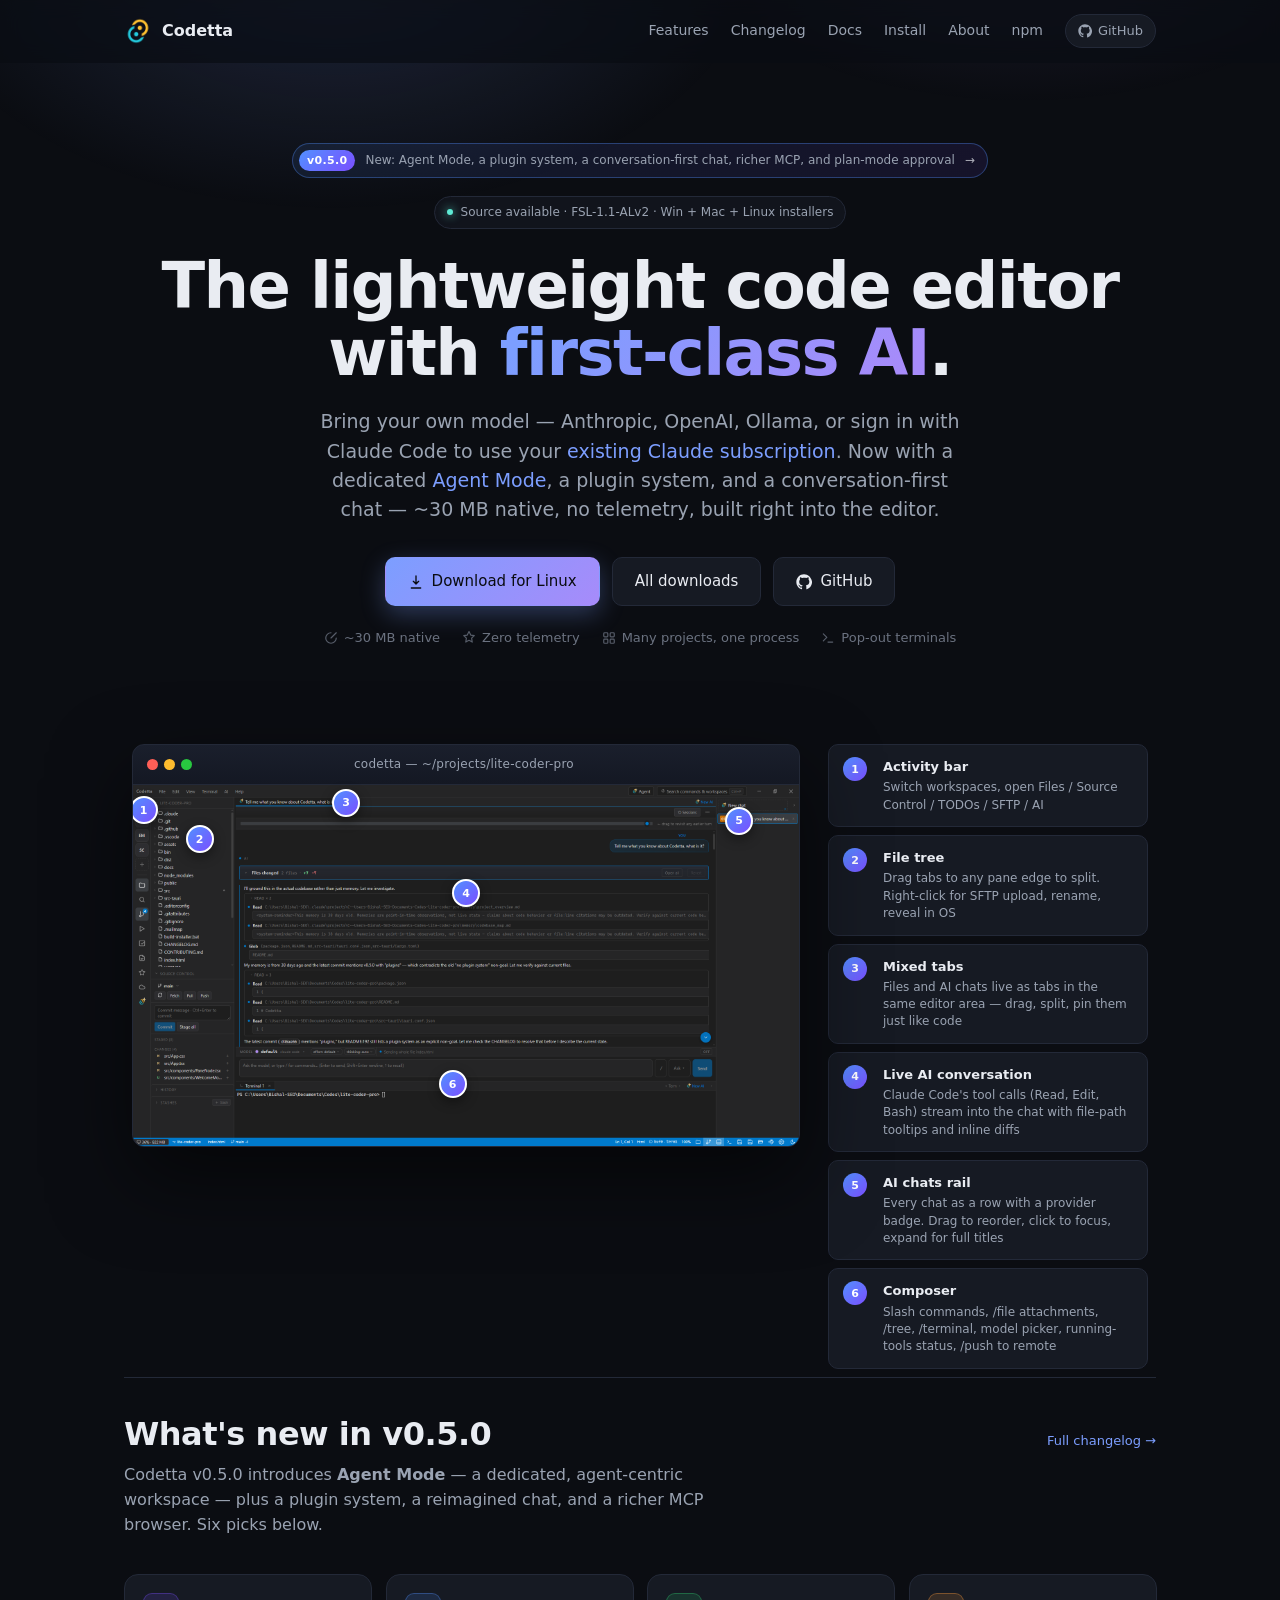
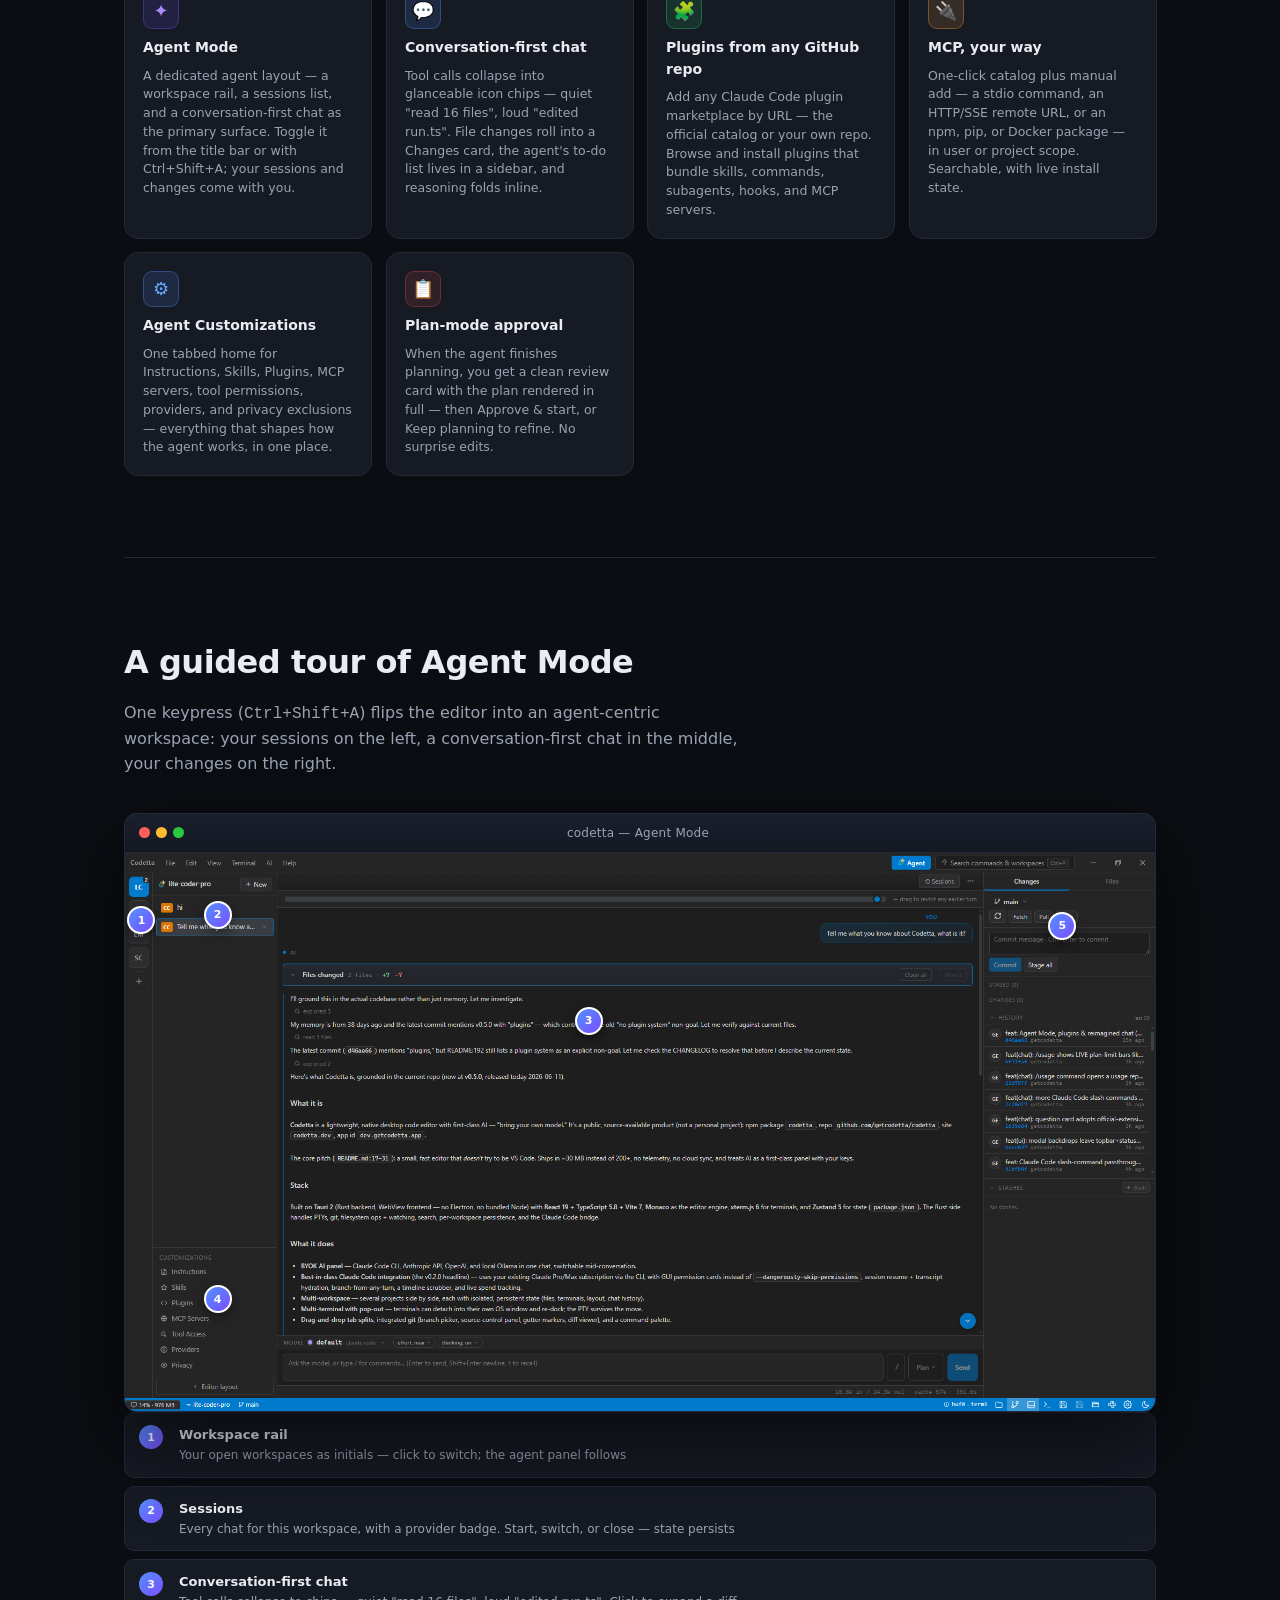
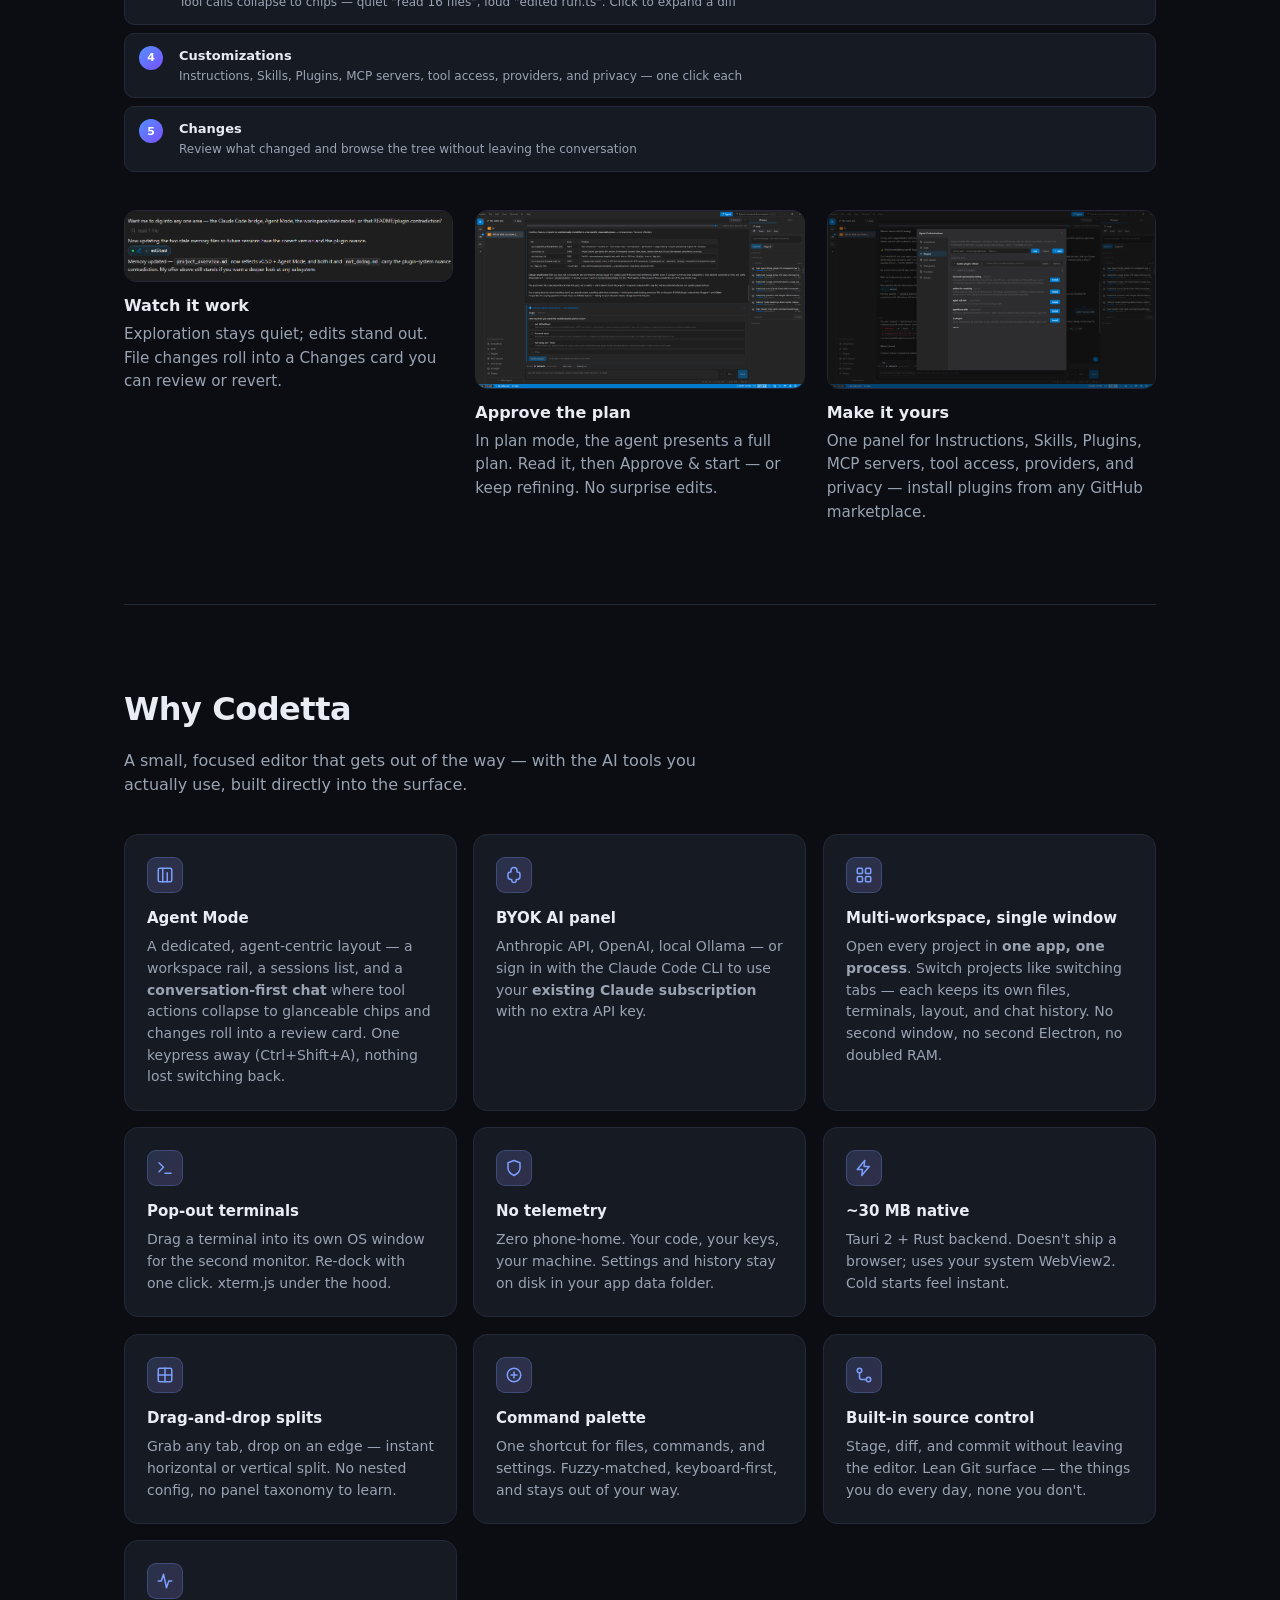
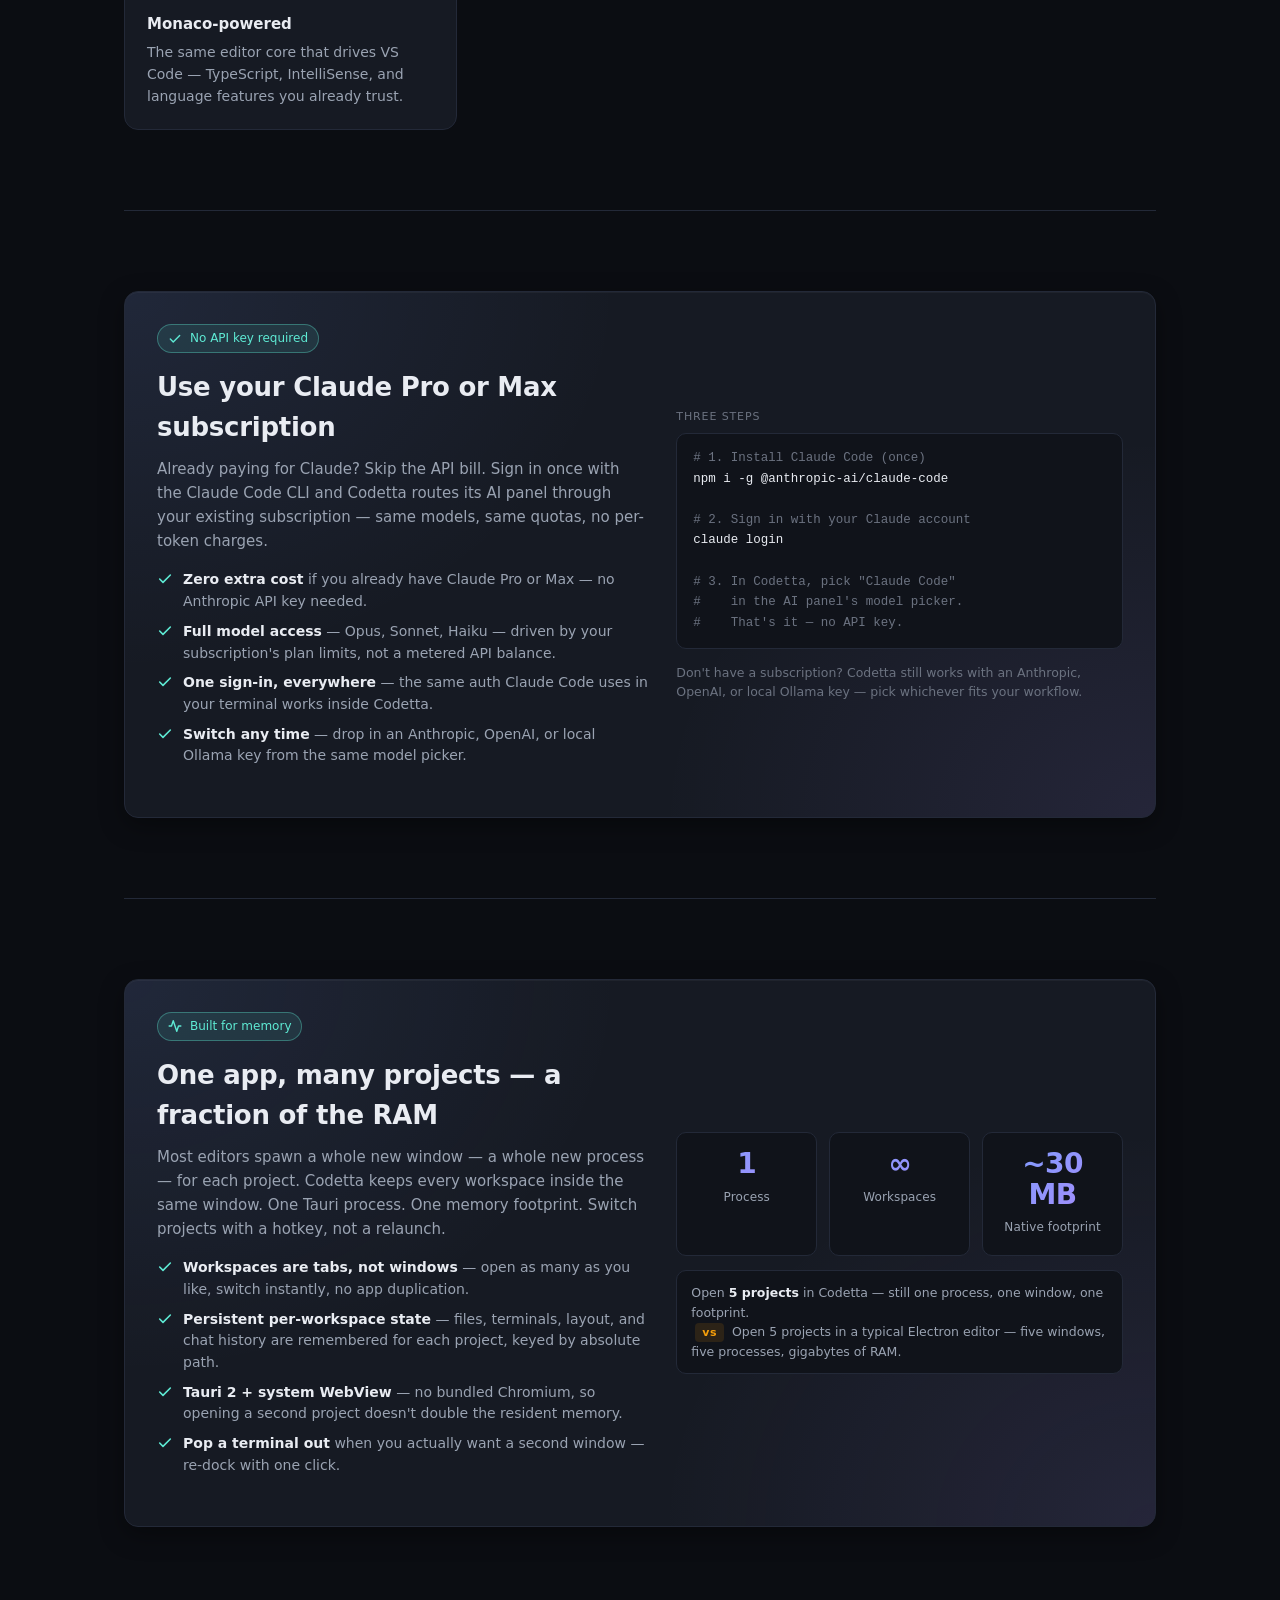
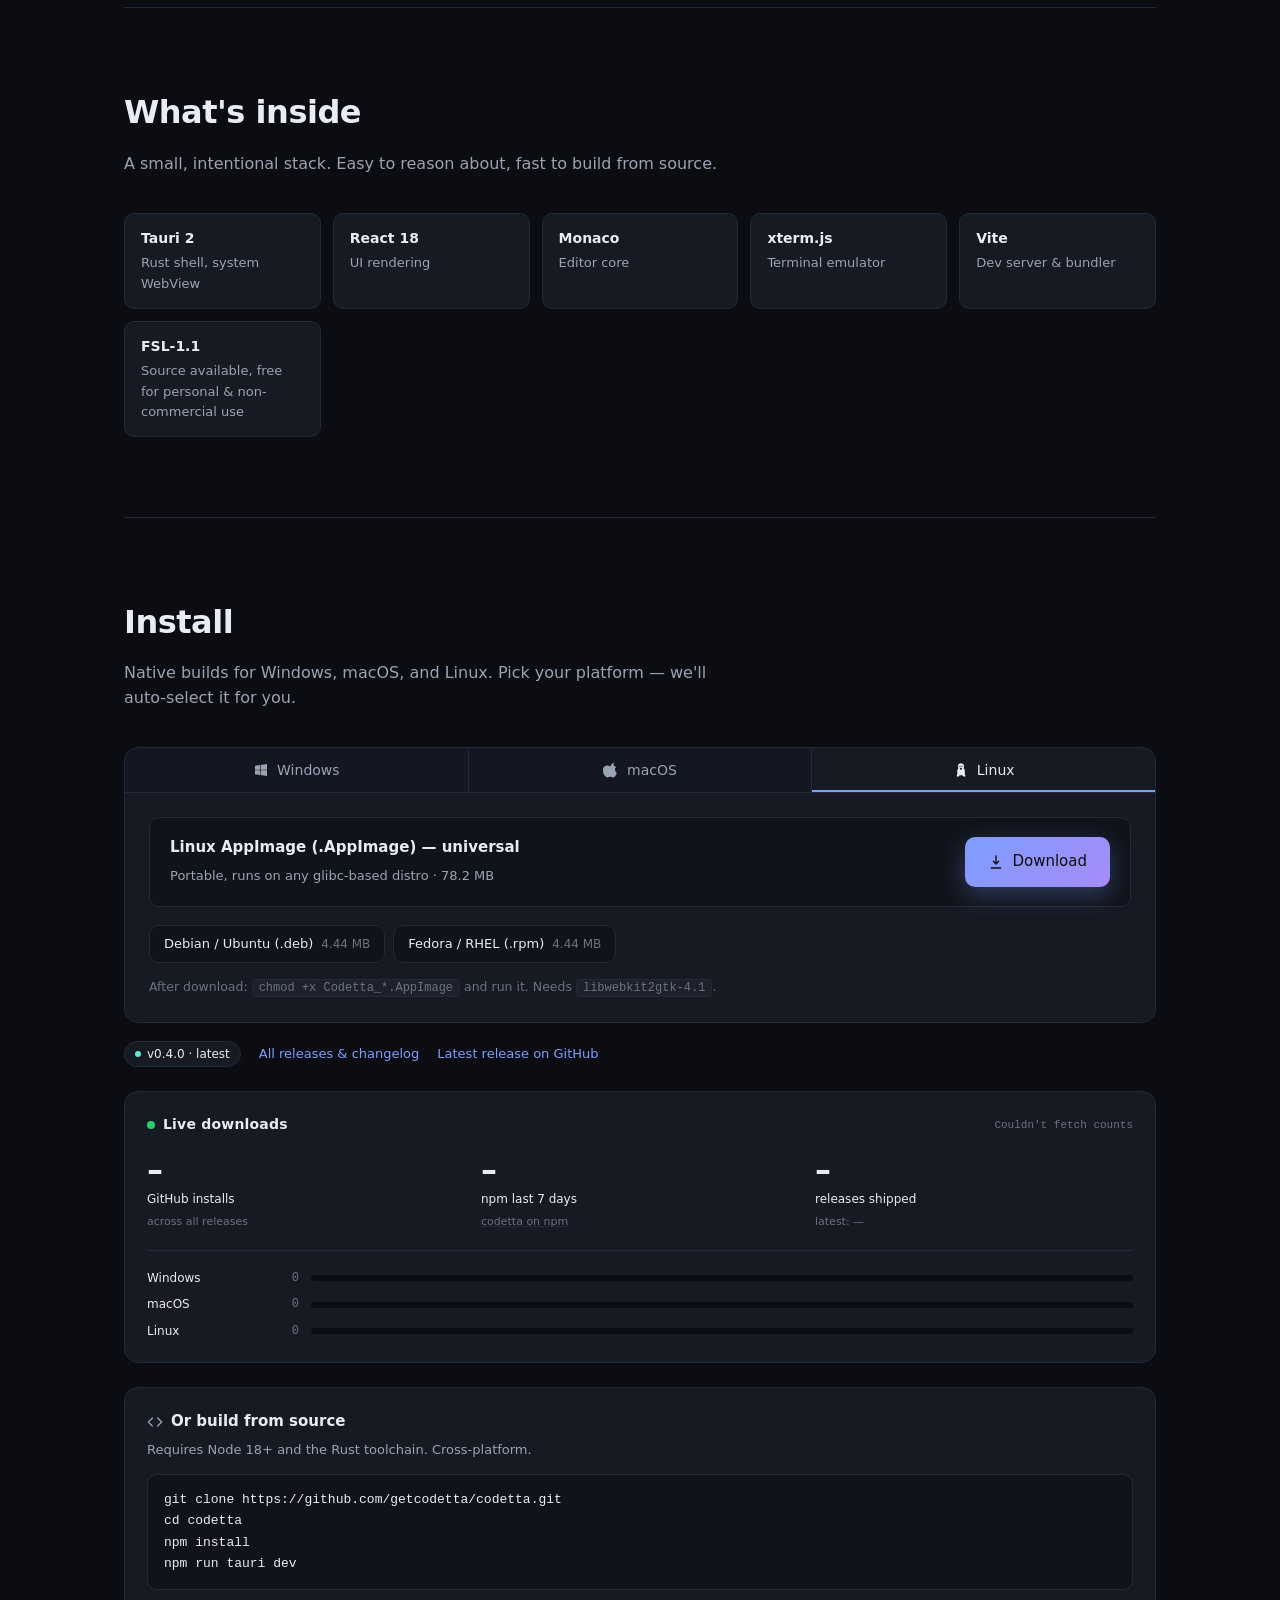
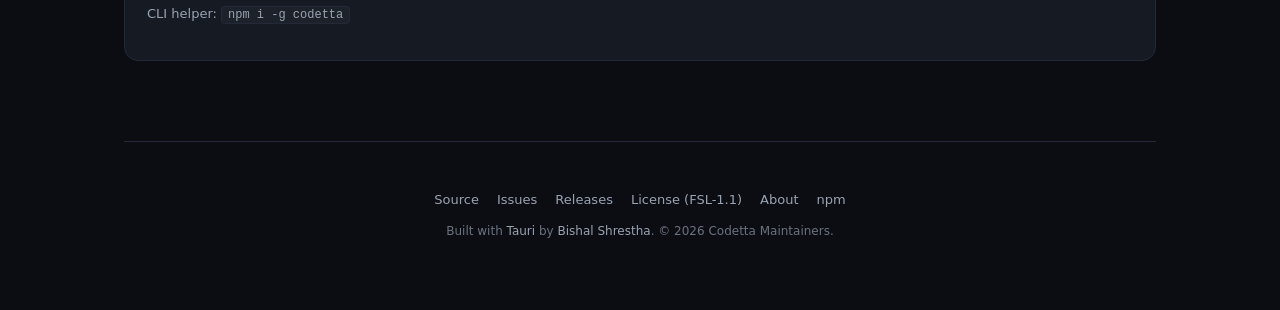
<file: index.html>
<!doctype html>
<html lang="en">
<head>
  <meta charset="utf-8" />
  <meta name="viewport" content="width=device-width, initial-scale=1" />
  <meta name="theme-color" content="#0b0d12" />
  <title>Codetta — A lightweight desktop code editor with AI</title>
  <meta name="description" content="A lightweight desktop code editor with first-class AI and a dedicated Agent Mode. Bring your own model — Anthropic, OpenAI, Ollama, or Claude Code. Plugins, MCP, ~30 MB, no telemetry, free and open source." />

  <!-- Open Graph (Facebook, LinkedIn, Slack, Discord, etc.) -->
  <meta property="og:title" content="Codetta — Lightweight code editor with first-class AI" />
  <meta property="og:description" content="Now with Agent Mode — a dedicated agent workspace, plugins, and a conversation-first chat. BYOK AI — Anthropic, OpenAI, Ollama, or Claude Code (use your existing Pro/Max subscription). ~30 MB native. No telemetry. Open source." />
  <meta property="og:url" content="https://codetta.dev" />
  <meta property="og:type" content="website" />
  <meta property="og:site_name" content="Codetta" />
  <meta property="og:image" content="https://codetta.dev/og-image.png" />
  <meta property="og:image:secure_url" content="https://codetta.dev/og-image.png" />
  <meta property="og:image:type" content="image/png" />
  <meta property="og:image:width" content="1200" />
  <meta property="og:image:height" content="630" />
  <meta property="og:image:alt" content="Codetta — the lightweight code editor with first-class AI" />

  <!-- Twitter / X large card -->
  <meta name="twitter:card" content="summary_large_image" />
  <meta name="twitter:title" content="Codetta" />
  <meta name="twitter:description" content="Lightweight desktop code editor with first-class AI. BYOK — Anthropic, OpenAI, Ollama, or Claude Code. No telemetry. Open source." />
  <meta name="twitter:image" content="https://codetta.dev/og-image.png" />
  <meta name="twitter:image:alt" content="Codetta — the lightweight code editor with first-class AI" />

  <!-- Favicon — app icon -->
  <link rel="icon" type="image/png" sizes="512x512" href="/favicon.png" />
  <link rel="icon" type="image/x-icon" href="/favicon.ico" />
  <link rel="apple-touch-icon" sizes="512x512" href="/apple-touch-icon.png" />
  <link rel="preconnect" href="https://github.com" crossorigin />
  <link rel="stylesheet" href="/style.css" />

  <!-- Google tag (gtag.js) - GSC verification handled via Cloudflare DNS -->
  <script async src="https://www.googletagmanager.com/gtag/js?id=G-7SSVKE7H2V"></script>
  <script>
    window.dataLayer = window.dataLayer || [];
    function gtag(){dataLayer.push(arguments);}
    gtag('js', new Date());
    gtag('config', 'G-7SSVKE7H2V');
  </script>

  <!-- All styles live in /style.css -->
</head>
<body>
  <div class="nav-wrap" id="navWrap">
    <div class="container">
      <nav>
        <a class="brand" href="/" aria-label="Codetta home">
          <img class="logo" src="/favicon.png" alt="" width="28" height="28" />
          Codetta
        </a>
        <span class="spacer"></span>
        <div class="nav-links">
          <a href="/features">Features</a>
          <a href="/changelog">Changelog</a>
          <a href="/docs">Docs</a>
          <a href="#install">Install</a>
          <a href="/about">About</a>
          <a href="https://www.npmjs.com/package/codetta">npm</a>
          <a class="pill" href="https://github.com/getcodetta/codetta" rel="noopener">
            <svg viewBox="0 0 24 24" fill="currentColor" aria-hidden="true"><path d="M12 .5C5.7.5.5 5.7.5 12c0 5.1 3.3 9.4 7.8 10.9.6.1.8-.2.8-.6v-2.1c-3.2.7-3.9-1.5-3.9-1.5-.5-1.4-1.3-1.7-1.3-1.7-1.1-.7.1-.7.1-.7 1.2.1 1.8 1.2 1.8 1.2 1 1.8 2.8 1.3 3.5 1 .1-.8.4-1.3.8-1.6-2.6-.3-5.3-1.3-5.3-5.7 0-1.3.5-2.3 1.2-3.1-.1-.3-.5-1.5.1-3.2 0 0 1-.3 3.3 1.2 1-.3 2-.4 3-.4s2 .1 3 .4c2.3-1.5 3.3-1.2 3.3-1.2.6 1.7.2 2.9.1 3.2.8.8 1.2 1.9 1.2 3.1 0 4.4-2.7 5.4-5.3 5.7.4.4.8 1.1.8 2.2v3.3c0 .3.2.7.8.6 4.5-1.5 7.8-5.8 7.8-10.9C23.5 5.7 18.3.5 12 .5z"/></svg>
            GitHub
          </a>
        </div>
      </nav>
    </div>
  </div>

  <div class="container">
    <header class="hero">
      <a href="/changelog" class="release-banner" title="See full changelog">
        <span class="release-banner-tag">v0.5.0</span>
        <span class="release-banner-text">
          New: Agent Mode, a plugin system, a conversation-first chat, richer MCP, and plan-mode approval
        </span>
        <span class="release-banner-arrow">→</span>
      </a>
      <span class="eyebrow"><span class="dot"></span> Source available · FSL-1.1-ALv2 · Win + Mac + Linux installers</span>
      <h1>The lightweight code editor with <span class="grad">first-class AI</span>.</h1>
      <p class="tagline">
        Bring your own model — Anthropic, OpenAI, Ollama, or sign in with Claude Code to use your <a href="#claude-subscription">existing Claude subscription</a>.
        Now with a dedicated <a href="#whats-new">Agent Mode</a>, a plugin system, and a conversation-first chat — ~30&nbsp;MB native, no telemetry, built right into the editor.
      </p>
      <div class="cta-row">
        <a id="heroDownload" class="btn btn-primary" href="https://github.com/getcodetta/codetta/releases/latest/download/Codetta_0.5.1_x64-setup.exe" data-os="windows">
          <svg viewBox="0 0 24 24" fill="none" stroke="currentColor" stroke-width="2" stroke-linecap="round" stroke-linejoin="round" aria-hidden="true"><path d="M12 3v12m0 0l-4-4m4 4l4-4M5 21h14"/></svg>
          <span data-download-label>Download for Windows</span>
        </a>
        <a class="btn btn-secondary" href="#install">
          All downloads
        </a>
        <a class="btn btn-secondary" href="https://github.com/getcodetta/codetta">
          <svg viewBox="0 0 24 24" fill="currentColor" aria-hidden="true"><path d="M12 .5C5.7.5.5 5.7.5 12c0 5.1 3.3 9.4 7.8 10.9.6.1.8-.2.8-.6v-2.1c-3.2.7-3.9-1.5-3.9-1.5-.5-1.4-1.3-1.7-1.3-1.7-1.1-.7.1-.7.1-.7 1.2.1 1.8 1.2 1.8 1.2 1 1.8 2.8 1.3 3.5 1 .1-.8.4-1.3.8-1.6-2.6-.3-5.3-1.3-5.3-5.7 0-1.3.5-2.3 1.2-3.1-.1-.3-.5-1.5.1-3.2 0 0 1-.3 3.3 1.2 1-.3 2-.4 3-.4s2 .1 3 .4c2.3-1.5 3.3-1.2 3.3-1.2.6 1.7.2 2.9.1 3.2.8.8 1.2 1.9 1.2 3.1 0 4.4-2.7 5.4-5.3 5.7.4.4.8 1.1.8 2.2v3.3c0 .3.2.7.8.6 4.5-1.5 7.8-5.8 7.8-10.9C23.5 5.7 18.3.5 12 .5z"/></svg>
          GitHub
        </a>
      </div>
      <div class="meta-row">
        <span>
          <svg viewBox="0 0 24 24" fill="none" stroke="currentColor" stroke-width="2" stroke-linecap="round" stroke-linejoin="round"><path d="M21 12a9 9 0 11-9-9"/><path d="M21 3l-9 9"/></svg>
          ~30 MB native
        </span>
        <span>
          <svg viewBox="0 0 24 24" fill="none" stroke="currentColor" stroke-width="2" stroke-linecap="round" stroke-linejoin="round"><path d="M12 1l3 6 6 .9-4.5 4.4 1 6.7L12 16l-5.5 3 1-6.7L3 7.9 9 7z"/></svg>
          Zero telemetry
        </span>
        <span>
          <svg viewBox="0 0 24 24" fill="none" stroke="currentColor" stroke-width="2" stroke-linecap="round" stroke-linejoin="round"><rect x="3" y="3" width="7" height="7" rx="1.5"/><rect x="14" y="3" width="7" height="7" rx="1.5"/><rect x="3" y="14" width="7" height="7" rx="1.5"/><rect x="14" y="14" width="7" height="7" rx="1.5"/></svg>
          Many projects, one process
        </span>
        <span>
          <svg viewBox="0 0 24 24" fill="none" stroke="currentColor" stroke-width="2" stroke-linecap="round" stroke-linejoin="round"><path d="M4 17l6-6-6-6"/><path d="M12 19h8"/></svg>
          Pop-out terminals
        </span>
      </div>
    </header>

    <div class="hero-stage">
      <div class="hero-window">
        <div class="hero-window-chrome">
          <span class="hero-window-lights">
            <span class="r"></span><span class="y"></span><span class="g"></span>
          </span>
          <span class="hero-window-title">codetta — ~/projects/lite-coder-pro</span>
          <span class="hero-window-spacer"></span>
        </div>
        <div class="hero-shot-img-wrap" id="heroShot">
          <img
            src="/screenshots/codetta_workspace.png"
            alt="Codetta editor with file explorer, AI chat conversation, and AI chats rail"
            loading="eager"
            decoding="async"
            width="1920"
            height="1040"
          />
          <button class="hero-hotspot" data-spot="1" style="--x:1.6%; --y:7%;" aria-label="Activity bar"><span>1</span></button>
          <button class="hero-hotspot" data-spot="2" style="--x:10%; --y:15%;" aria-label="File tree"><span>2</span></button>
          <button class="hero-hotspot" data-spot="3" style="--x:32%; --y:5%;" aria-label="Editor tabs (files + AI chats)"><span>3</span></button>
          <button class="hero-hotspot" data-spot="4" style="--x:50%; --y:30%;" aria-label="Live AI conversation"><span>4</span></button>
          <button class="hero-hotspot" data-spot="5" style="--x:91%; --y:10%;" aria-label="AI chats rail"><span>5</span></button>
          <button class="hero-hotspot" data-spot="6" style="--x:48%; --y:83%;" aria-label="Composer"><span>6</span></button>
          <a class="hero-shot-expand" href="/screenshots/codetta_workspace.png" target="_blank" rel="noopener" title="Open full-resolution">
            <svg viewBox="0 0 24 24" fill="none" stroke="currentColor" stroke-width="2" stroke-linecap="round" stroke-linejoin="round" aria-hidden="true">
              <path d="M15 3h6v6"/><path d="M9 21H3v-6"/><path d="M21 3l-7 7"/><path d="M3 21l7-7"/>
            </svg>
          </a>
        </div>
      </div>
      <ol class="hero-legend" id="heroLegend">
        <li data-spot="1"><span class="num">1</span><div><strong>Activity bar</strong><span>Switch workspaces, open Files / Source Control / TODOs / SFTP / AI</span></div></li>
        <li data-spot="2"><span class="num">2</span><div><strong>File tree</strong><span>Drag tabs to any pane edge to split. Right-click for SFTP upload, rename, reveal in OS</span></div></li>
        <li data-spot="3"><span class="num">3</span><div><strong>Mixed tabs</strong><span>Files and AI chats live as tabs in the same editor area — drag, split, pin them just like code</span></div></li>
        <li data-spot="4"><span class="num">4</span><div><strong>Live AI conversation</strong><span>Claude Code's tool calls (Read, Edit, Bash) stream into the chat with file-path tooltips and inline diffs</span></div></li>
        <li data-spot="5"><span class="num">5</span><div><strong>AI chats rail</strong><span>Every chat as a row with a provider badge. Drag to reorder, click to focus, expand for full titles</span></div></li>
        <li data-spot="6"><span class="num">6</span><div><strong>Composer</strong><span>Slash commands, /file attachments, /tree, /terminal, model picker, running-tools status, /push to remote</span></div></li>
      </ol>
    </div>

    <section id="whats-new">
      <div class="whats-new-head">
        <h2>What's new in v0.5.0</h2>
        <a class="whats-new-link" href="/changelog">Full changelog →</a>
      </div>
      <p class="lede">Codetta v0.5.0 introduces <strong>Agent Mode</strong> — a dedicated, agent-centric workspace — plus a plugin system, a reimagined chat, and a richer MCP browser. Six picks below.</p>
      <div class="whats-new-grid">
        <div class="wn-card" data-reveal>
          <div class="wn-icon" data-c="purple">✦</div>
          <div class="wn-title">Agent Mode</div>
          <div class="wn-text">A dedicated agent layout — a workspace rail, a sessions list, and a conversation-first chat as the primary surface. Toggle it from the title bar or with Ctrl+Shift+A; your sessions and changes come with you.</div>
        </div>
        <div class="wn-card" data-reveal>
          <div class="wn-icon" data-c="cyan">💬</div>
          <div class="wn-title">Conversation-first chat</div>
          <div class="wn-text">Tool calls collapse into glanceable icon chips — quiet "read 16 files", loud "edited run.ts". File changes roll into a Changes card, the agent's to-do list lives in a sidebar, and reasoning folds inline.</div>
        </div>
        <div class="wn-card" data-reveal>
          <div class="wn-icon" data-c="green">🧩</div>
          <div class="wn-title">Plugins from any GitHub repo</div>
          <div class="wn-text">Add any Claude Code plugin marketplace by URL — the official catalog or your own repo. Browse and install plugins that bundle skills, commands, subagents, hooks, and MCP servers.</div>
        </div>
        <div class="wn-card" data-reveal>
          <div class="wn-icon" data-c="orange">🔌</div>
          <div class="wn-title">MCP, your way</div>
          <div class="wn-text">One-click catalog plus manual add — a stdio command, an HTTP/SSE remote URL, or an npm, pip, or Docker package — in user or project scope. Searchable, with live install state.</div>
        </div>
        <div class="wn-card" data-reveal>
          <div class="wn-icon" data-c="cyan">⚙</div>
          <div class="wn-title">Agent Customizations</div>
          <div class="wn-text">One tabbed home for Instructions, Skills, Plugins, MCP servers, tool permissions, providers, and privacy exclusions — everything that shapes how the agent works, in one place.</div>
        </div>
        <div class="wn-card" data-reveal>
          <div class="wn-icon" data-c="red">📋</div>
          <div class="wn-title">Plan-mode approval</div>
          <div class="wn-text">When the agent finishes planning, you get a clean review card with the plan rendered in full — then Approve &amp; start, or Keep planning to refine. No surprise edits.</div>
        </div>
      </div>
    </section>

    <section id="agent-mode">
      <h2>A guided tour of <span class="grad">Agent Mode</span></h2>
      <p class="lede">One keypress (<kbd>Ctrl+Shift+A</kbd>) flips the editor into an agent-centric workspace: your sessions on the left, a conversation-first chat in the middle, your changes on the right.</p>

      <div class="hero-window agent-tour-window">
        <div class="hero-window-chrome">
          <span class="hero-window-lights"><span class="r"></span><span class="y"></span><span class="g"></span></span>
          <span class="hero-window-title">codetta — Agent Mode</span>
          <span class="hero-window-spacer"></span>
        </div>
        <div class="hero-shot-img-wrap" id="agentShot">
          <img
            src="/screenshots/codetta_agent_overview.png"
            alt="Codetta Agent Mode — a workspace rail, a sessions list with a Tasks section, a conversation-first chat with action chips, and a Changes / Files panel"
            loading="lazy"
            decoding="async"
          />
          <button class="hero-hotspot" data-spot="1" style="--x:1.6%; --y:12%;" aria-label="Workspace rail"><span>1</span></button>
          <button class="hero-hotspot" data-spot="2" style="--x:9%; --y:11%;" aria-label="Sessions"><span>2</span></button>
          <button class="hero-hotspot" data-spot="3" style="--x:45%; --y:30%;" aria-label="Conversation-first chat"><span>3</span></button>
          <button class="hero-hotspot" data-spot="4" style="--x:9%; --y:80%;" aria-label="Customizations"><span>4</span></button>
          <button class="hero-hotspot" data-spot="5" style="--x:91%; --y:13%;" aria-label="Changes"><span>5</span></button>
          <a class="hero-shot-expand" href="/screenshots/codetta_agent_overview.png" target="_blank" rel="noopener" title="Open full-resolution">
            <svg viewBox="0 0 24 24" fill="none" stroke="currentColor" stroke-width="2" stroke-linecap="round" stroke-linejoin="round" aria-hidden="true">
              <path d="M15 3h6v6"/><path d="M9 21H3v-6"/><path d="M21 3l-7 7"/><path d="M3 21l7-7"/>
            </svg>
          </a>
        </div>
      </div>
      <ol class="hero-legend">
        <li data-spot="1"><span class="num">1</span><div><strong>Workspace rail</strong><span>Your open workspaces as initials — click to switch; the agent panel follows</span></div></li>
        <li data-spot="2"><span class="num">2</span><div><strong>Sessions</strong><span>Every chat for this workspace, with a provider badge. Start, switch, or close — state persists</span></div></li>
        <li data-spot="3"><span class="num">3</span><div><strong>Conversation-first chat</strong><span>Tool calls collapse to chips — quiet "read 16 files", loud "edited run.ts". Click to expand a diff</span></div></li>
        <li data-spot="4"><span class="num">4</span><div><strong>Customizations</strong><span>Instructions, Skills, Plugins, MCP servers, tool access, providers, and privacy — one click each</span></div></li>
        <li data-spot="5"><span class="num">5</span><div><strong>Changes</strong><span>Review what changed and browse the tree without leaving the conversation</span></div></li>
      </ol>

      <div class="agent-steps">
        <figure class="agent-step">
          <img src="/screenshots/codetta_agent_chat.png" alt="The conversation-first chat: action chips grouped by type and a Changes review card" loading="lazy" decoding="async" />
          <figcaption><strong>Watch it work</strong>Exploration stays quiet; edits stand out. File changes roll into a Changes card you can review or revert.</figcaption>
        </figure>
        <figure class="agent-step">
          <img src="/screenshots/codetta_agent_plan.png" alt="The plan-review card: the agent's plan rendered as markdown, with Approve and Keep planning" loading="lazy" decoding="async" />
          <figcaption><strong>Approve the plan</strong>In plan mode, the agent presents a full plan. Read it, then Approve &amp; start — or keep refining. No surprise edits.</figcaption>
        </figure>
        <figure class="agent-step">
          <img src="/screenshots/codetta_customizations.png" alt="The Agent Customizations modal with tabs for Instructions, Skills, Plugins, MCP, Tool Access, Providers, and Privacy" loading="lazy" decoding="async" />
          <figcaption><strong>Make it yours</strong>One panel for Instructions, Skills, Plugins, MCP servers, tool access, providers, and privacy — install plugins from any GitHub marketplace.</figcaption>
        </figure>
      </div>
    </section>

    <section id="features">
      <h2>Why Codetta</h2>
      <p class="lede">A small, focused editor that gets out of the way — with the AI tools you actually use, built directly into the surface.</p>
      <div class="features">
        <div class="feature" data-reveal>
          <div class="icon">
            <svg viewBox="0 0 24 24" fill="none" stroke="currentColor" stroke-width="2" stroke-linecap="round" stroke-linejoin="round"><rect x="3" y="3" width="18" height="18" rx="2"/><line x1="9" y1="3" x2="9" y2="21"/><line x1="15" y1="9" x2="15" y2="21"/></svg>
          </div>
          <h3>Agent Mode</h3>
          <p>A dedicated, agent-centric layout — a workspace rail, a sessions list, and a <strong>conversation-first chat</strong> where tool actions collapse to glanceable chips and changes roll into a review card. One keypress away (Ctrl+Shift+A), nothing lost switching back.</p>
        </div>
        <div class="feature" data-reveal>
          <div class="icon">
            <svg viewBox="0 0 24 24" fill="none" stroke="currentColor" stroke-width="2" stroke-linecap="round" stroke-linejoin="round"><path d="M12 2a4 4 0 014 4v2h1a3 3 0 013 3v3a4 4 0 01-4 4h-1v1a3 3 0 01-6 0v-1H8a4 4 0 01-4-4v-3a3 3 0 013-3h1V6a4 4 0 014-4z"/></svg>
          </div>
          <h3>BYOK AI panel</h3>
          <p>Anthropic API, OpenAI, local Ollama — or sign in with the Claude Code CLI to use your <strong>existing Claude subscription</strong> with no extra API key.</p>
        </div>
        <div class="feature" data-reveal>
          <div class="icon">
            <svg viewBox="0 0 24 24" fill="none" stroke="currentColor" stroke-width="2" stroke-linecap="round" stroke-linejoin="round"><rect x="3" y="3" width="7" height="7" rx="1.5"/><rect x="14" y="3" width="7" height="7" rx="1.5"/><rect x="3" y="14" width="7" height="7" rx="1.5"/><rect x="14" y="14" width="7" height="7" rx="1.5"/></svg>
          </div>
          <h3>Multi-workspace, single window</h3>
          <p>Open every project in <strong>one app, one process</strong>. Switch projects like switching tabs — each keeps its own files, terminals, layout, and chat history. No second window, no second Electron, no doubled RAM.</p>
        </div>
        <div class="feature" data-reveal>
          <div class="icon">
            <svg viewBox="0 0 24 24" fill="none" stroke="currentColor" stroke-width="2" stroke-linecap="round" stroke-linejoin="round"><polyline points="4 17 10 11 4 5"/><line x1="12" y1="19" x2="20" y2="19"/></svg>
          </div>
          <h3>Pop-out terminals</h3>
          <p>Drag a terminal into its own OS window for the second monitor. Re-dock with one click. xterm.js under the hood.</p>
        </div>
        <div class="feature" data-reveal>
          <div class="icon">
            <svg viewBox="0 0 24 24" fill="none" stroke="currentColor" stroke-width="2" stroke-linecap="round" stroke-linejoin="round"><path d="M12 22s8-4 8-10V5l-8-3-8 3v7c0 6 8 10 8 10z"/></svg>
          </div>
          <h3>No telemetry</h3>
          <p>Zero phone-home. Your code, your keys, your machine. Settings and history stay on disk in your app data folder.</p>
        </div>
        <div class="feature" data-reveal>
          <div class="icon">
            <svg viewBox="0 0 24 24" fill="none" stroke="currentColor" stroke-width="2" stroke-linecap="round" stroke-linejoin="round"><path d="M13 2L3 14h7l-1 8 10-12h-7l1-8z"/></svg>
          </div>
          <h3>~30 MB native</h3>
          <p>Tauri 2 + Rust backend. Doesn't ship a browser; uses your system WebView2. Cold starts feel instant.</p>
        </div>
        <div class="feature" data-reveal>
          <div class="icon">
            <svg viewBox="0 0 24 24" fill="none" stroke="currentColor" stroke-width="2" stroke-linecap="round" stroke-linejoin="round"><rect x="3" y="3" width="18" height="18" rx="2"/><line x1="12" y1="3" x2="12" y2="21"/><line x1="3" y1="12" x2="21" y2="12"/></svg>
          </div>
          <h3>Drag-and-drop splits</h3>
          <p>Grab any tab, drop on an edge — instant horizontal or vertical split. No nested config, no panel taxonomy to learn.</p>
        </div>
        <div class="feature" data-reveal>
          <div class="icon">
            <svg viewBox="0 0 24 24" fill="none" stroke="currentColor" stroke-width="2" stroke-linecap="round" stroke-linejoin="round"><circle cx="12" cy="12" r="9"/><path d="M8 12h8M12 8v8"/></svg>
          </div>
          <h3>Command palette</h3>
          <p>One shortcut for files, commands, and settings. Fuzzy-matched, keyboard-first, and stays out of your way.</p>
        </div>
        <div class="feature" data-reveal>
          <div class="icon">
            <svg viewBox="0 0 24 24" fill="none" stroke="currentColor" stroke-width="2" stroke-linecap="round" stroke-linejoin="round"><circle cx="6" cy="6" r="3"/><circle cx="18" cy="18" r="3"/><path d="M6 9v6a3 3 0 003 3h6"/></svg>
          </div>
          <h3>Built-in source control</h3>
          <p>Stage, diff, and commit without leaving the editor. Lean Git surface — the things you do every day, none you don't.</p>
        </div>
        <div class="feature" data-reveal>
          <div class="icon">
            <svg viewBox="0 0 24 24" fill="none" stroke="currentColor" stroke-width="2" stroke-linecap="round" stroke-linejoin="round"><path d="M3 12h4l3-9 4 18 3-9h4"/></svg>
          </div>
          <h3>Monaco-powered</h3>
          <p>The same editor core that drives VS Code — TypeScript, IntelliSense, and language features you already trust.</p>
        </div>
      </div>
    </section>

    <section id="claude-subscription">
      <div class="sub-callout">
        <div>
          <span class="tag">
            <svg viewBox="0 0 24 24" width="14" height="14" fill="none" stroke="currentColor" stroke-width="2.4" stroke-linecap="round" stroke-linejoin="round" aria-hidden="true"><polyline points="20 6 9 17 4 12"/></svg>
            No API key required
          </span>
          <h3>Use your Claude Pro or Max subscription</h3>
          <p>
            Already paying for Claude? Skip the API bill. Sign in once with the Claude Code CLI and Codetta routes its AI panel through your existing subscription — same models, same quotas, no per-token charges.
          </p>
          <ul>
            <li>
              <svg viewBox="0 0 24 24" fill="none" stroke="currentColor" stroke-width="2.4" stroke-linecap="round" stroke-linejoin="round"><polyline points="20 6 9 17 4 12"/></svg>
              <span><strong>Zero extra cost</strong> if you already have Claude Pro or Max — no Anthropic API key needed.</span>
            </li>
            <li>
              <svg viewBox="0 0 24 24" fill="none" stroke="currentColor" stroke-width="2.4" stroke-linecap="round" stroke-linejoin="round"><polyline points="20 6 9 17 4 12"/></svg>
              <span><strong>Full model access</strong> — Opus, Sonnet, Haiku — driven by your subscription's plan limits, not a metered API balance.</span>
            </li>
            <li>
              <svg viewBox="0 0 24 24" fill="none" stroke="currentColor" stroke-width="2.4" stroke-linecap="round" stroke-linejoin="round"><polyline points="20 6 9 17 4 12"/></svg>
              <span><strong>One sign-in, everywhere</strong> — the same auth Claude Code uses in your terminal works inside Codetta.</span>
            </li>
            <li>
              <svg viewBox="0 0 24 24" fill="none" stroke="currentColor" stroke-width="2.4" stroke-linecap="round" stroke-linejoin="round"><polyline points="20 6 9 17 4 12"/></svg>
              <span><strong>Switch any time</strong> — drop in an Anthropic, OpenAI, or local Ollama key from the same model picker.</span>
            </li>
          </ul>
        </div>
        <div>
          <div class="pre-label">Three steps</div>
<pre><code><span class="c"># 1. Install Claude Code (once)</span>
npm i -g @anthropic-ai/claude-code

<span class="c"># 2. Sign in with your Claude account</span>
claude login

<span class="c"># 3. In Codetta, pick "Claude Code"</span>
<span class="c">#    in the AI panel's model picker.</span>
<span class="c">#    That's it — no API key.</span></code></pre>
          <div class="note">Don't have a subscription? Codetta still works with an Anthropic, OpenAI, or local Ollama key — pick whichever fits your workflow.</div>
        </div>
      </div>
    </section>

    <section id="memory">
      <div class="sub-callout">
        <div>
          <span class="tag">
            <svg viewBox="0 0 24 24" width="14" height="14" fill="none" stroke="currentColor" stroke-width="2.4" stroke-linecap="round" stroke-linejoin="round" aria-hidden="true"><path d="M22 12h-4l-3 9L9 3l-3 9H2"/></svg>
            Built for memory
          </span>
          <h3>One app, many projects — a fraction of the RAM</h3>
          <p>
            Most editors spawn a whole new window — a whole new process — for each project. Codetta keeps every workspace inside the same window. One Tauri process. One memory footprint. Switch projects with a hotkey, not a relaunch.
          </p>
          <ul>
            <li>
              <svg viewBox="0 0 24 24" fill="none" stroke="currentColor" stroke-width="2.4" stroke-linecap="round" stroke-linejoin="round"><polyline points="20 6 9 17 4 12"/></svg>
              <span><strong>Workspaces are tabs, not windows</strong> — open as many as you like, switch instantly, no app duplication.</span>
            </li>
            <li>
              <svg viewBox="0 0 24 24" fill="none" stroke="currentColor" stroke-width="2.4" stroke-linecap="round" stroke-linejoin="round"><polyline points="20 6 9 17 4 12"/></svg>
              <span><strong>Persistent per-workspace state</strong> — files, terminals, layout, and chat history are remembered for each project, keyed by absolute path.</span>
            </li>
            <li>
              <svg viewBox="0 0 24 24" fill="none" stroke="currentColor" stroke-width="2.4" stroke-linecap="round" stroke-linejoin="round"><polyline points="20 6 9 17 4 12"/></svg>
              <span><strong>Tauri 2 + system WebView</strong> — no bundled Chromium, so opening a second project doesn't double the resident memory.</span>
            </li>
            <li>
              <svg viewBox="0 0 24 24" fill="none" stroke="currentColor" stroke-width="2.4" stroke-linecap="round" stroke-linejoin="round"><polyline points="20 6 9 17 4 12"/></svg>
              <span><strong>Pop a terminal out</strong> when you actually want a second window — re-dock with one click.</span>
            </li>
          </ul>
        </div>
        <div>
          <div class="stat-tiles">
            <div class="stat-tile">
              <span class="num">1</span>
              <span class="lbl">Process</span>
            </div>
            <div class="stat-tile">
              <span class="num">∞</span>
              <span class="lbl">Workspaces</span>
            </div>
            <div class="stat-tile">
              <span class="num">~30 MB</span>
              <span class="lbl">Native footprint</span>
            </div>
          </div>
          <div class="compare-bar">
            Open <strong>5 projects</strong> in Codetta — still one process, one window, one footprint.
            <br>
            <span class="vs">vs</span>
            Open 5 projects in a typical Electron editor — five windows, five processes, gigabytes of RAM.
          </div>
        </div>
      </div>
    </section>

    <section>
      <h2>What's inside</h2>
      <p class="lede">A small, intentional stack. Easy to reason about, fast to build from source.</p>
      <div class="stack">
        <div class="stack-item"><strong>Tauri 2</strong><span>Rust shell, system WebView</span></div>
        <div class="stack-item"><strong>React 18</strong><span>UI rendering</span></div>
        <div class="stack-item"><strong>Monaco</strong><span>Editor core</span></div>
        <div class="stack-item"><strong>xterm.js</strong><span>Terminal emulator</span></div>
        <div class="stack-item"><strong>Vite</strong><span>Dev server &amp; bundler</span></div>
        <div class="stack-item"><strong>FSL-1.1</strong><span>Source available, free for personal &amp; non-commercial use</span></div>
      </div>
    </section>

    <section id="install">
      <h2>Install</h2>
      <p class="lede">Native builds for Windows, macOS, and Linux. Pick your platform — we'll auto-select it for you.</p>

      <!-- Release version: v0.4.0. Bump filenames + version pill when releasing a new tag.
           Note: download links go live only after the GitHub draft release for the tag is published. -->

      <div class="platforms" id="platforms">
        <div class="tab-bar" role="tablist" aria-label="Choose your platform">
          <button class="tab-btn active" type="button" role="tab" data-os="windows" aria-controls="panel-windows" aria-selected="true">
            <svg viewBox="0 0 24 24" fill="currentColor" aria-hidden="true"><path d="M3 5.5L10.5 4.5v7H3zM11.5 4.4L21 3v8.5h-9.5zM3 12.5h7.5v7L3 18.5zM11.5 12.5H21V21l-9.5-1.4z"/></svg>
            Windows
          </button>
          <button class="tab-btn" type="button" role="tab" data-os="mac" aria-controls="panel-mac">
            <svg viewBox="0 0 24 24" fill="currentColor" aria-hidden="true"><path d="M16.5 1.5c.1 1.4-.5 2.7-1.3 3.6-.9.9-2.2 1.7-3.5 1.5-.2-1.4.5-2.7 1.3-3.6.9-.9 2.4-1.6 3.5-1.5zM20.6 17.4c-.5 1.1-1.1 2.2-1.9 3.2-1.1 1.4-2.2 2.7-3.9 2.7-1.7 0-2.2-1-4.1-1-1.9 0-2.5 1-4.1 1-1.7 0-3-1.5-4.1-2.9-2.2-2.9-3.9-8.3-1.6-12 1.1-1.8 3.1-3 5.2-3 1.7 0 3.3 1.1 4.1 1.1.9 0 2.7-1.4 4.7-1.2.8 0 3.1.3 4.6 2.5-2.4 1.5-2 4.7.1 7.5.6.8 1.4 1.6 1.0 2.1z"/></svg>
            macOS
          </button>
          <button class="tab-btn" type="button" role="tab" data-os="linux" aria-controls="panel-linux">
            <svg viewBox="0 0 24 24" fill="currentColor" aria-hidden="true"><path d="M12 2c-2.5 0-4.5 2-4.5 4.5 0 1 .3 1.9.8 2.6-.5.6-1.5 1.9-1.8 3.7-.4 2.6.5 4.4-.4 6.4-.5 1.1-.6 2 0 2.5.6.5 1.7.4 2.6-.3.7-.5 1.1-1.5 2.4-1.5h2c1.3 0 1.7 1 2.4 1.5.9.7 2 .8 2.6.3.6-.5.5-1.4 0-2.5-.9-2 0-3.8-.4-6.4-.3-1.8-1.3-3.1-1.8-3.7.5-.7.8-1.6.8-2.6C16.5 4 14.5 2 12 2zm-1.5 3.5c.6 0 1 .4 1 1s-.4 1-1 1-1-.4-1-1 .4-1 1-1zm3 0c.6 0 1 .4 1 1s-.4 1-1 1-1-.4-1-1 .4-1 1-1zM12 8.5c.8 0 1.5.7 1.5 1.5s-.7 1.5-1.5 1.5-1.5-.7-1.5-1.5.7-1.5 1.5-1.5z"/></svg>
            Linux
          </button>
        </div>

        <div class="tab-panels">
          <!-- Windows -->
          <div class="tab-panel active" data-os="windows" id="panel-windows" role="tabpanel">
            <a class="download-primary" href="https://github.com/getcodetta/codetta/releases/download/v0.5.1/Codetta_0.5.1_x64-setup.exe">
              <span class="info">
                <strong>Windows installer (.exe) — recommended</strong>
                <span>NSIS installer · auto-update · 2.35 MB</span>
              </span>
              <span class="btn btn-primary">
                <svg viewBox="0 0 24 24" fill="none" stroke="currentColor" stroke-width="2" stroke-linecap="round" stroke-linejoin="round"><path d="M12 3v12m0 0l-4-4m4 4l4-4M5 21h14"/></svg>
                Download
              </span>
            </a>
            <div class="alt-downloads">
              <a href="https://github.com/getcodetta/codetta/releases/download/v0.5.1/Codetta_0.5.1_x64_en-US.msi">
                Windows MSI <span class="size">3.43 MB</span>
              </a>
            </div>
            <p class="platform-note">Requires Windows 10/11 with WebView2 (pre-installed on most modern Windows builds).</p>
          </div>

          <!-- macOS -->
          <div class="tab-panel" data-os="mac" id="panel-mac" role="tabpanel">
            <a class="download-primary" href="https://github.com/getcodetta/codetta/releases/download/v0.5.1/Codetta_0.5.1_universal.dmg">
              <span class="info">
                <strong>macOS Universal disk image (.dmg)</strong>
                <span>Apple Silicon + Intel · 6.82 MB</span>
              </span>
              <span class="btn btn-primary">
                <svg viewBox="0 0 24 24" fill="none" stroke="currentColor" stroke-width="2" stroke-linecap="round" stroke-linejoin="round"><path d="M12 3v12m0 0l-4-4m4 4l4-4M5 21h14"/></svg>
                Download
              </span>
            </a>
            <div class="alt-downloads">
              <a href="https://github.com/getcodetta/codetta/releases/download/v0.5.1/Codetta_universal.app.tar.gz">
                App bundle (.app.tar.gz) <span class="size">6.75 MB</span>
              </a>
            </div>
            <p class="platform-note">Unsigned build — first launch needs <code>System Settings → Privacy &amp; Security → Open Anyway</code>.</p>
          </div>

          <!-- Linux -->
          <div class="tab-panel" data-os="linux" id="panel-linux" role="tabpanel">
            <a class="download-primary" href="https://github.com/getcodetta/codetta/releases/download/v0.5.1/Codetta_0.5.1_amd64.AppImage">
              <span class="info">
                <strong>Linux AppImage (.AppImage) — universal</strong>
                <span>Portable, runs on any glibc-based distro · 78.2 MB</span>
              </span>
              <span class="btn btn-primary">
                <svg viewBox="0 0 24 24" fill="none" stroke="currentColor" stroke-width="2" stroke-linecap="round" stroke-linejoin="round"><path d="M12 3v12m0 0l-4-4m4 4l4-4M5 21h14"/></svg>
                Download
              </span>
            </a>
            <div class="alt-downloads">
              <a href="https://github.com/getcodetta/codetta/releases/download/v0.5.1/Codetta_0.5.1_amd64.deb">
                Debian / Ubuntu (.deb) <span class="size">4.44 MB</span>
              </a>
              <a href="https://github.com/getcodetta/codetta/releases/download/v0.5.1/Codetta-0.5.1-1.x86_64.rpm">
                Fedora / RHEL (.rpm) <span class="size">4.44 MB</span>
              </a>
            </div>
            <p class="platform-note">After download: <code>chmod +x Codetta_*.AppImage</code> and run it. Needs <code>libwebkit2gtk-4.1</code>.</p>
          </div>
        </div>
      </div>

      <div class="version-bar">
        <span class="ver-pill"><span class="dot"></span> v0.4.0 · latest</span>
        <a href="https://github.com/getcodetta/codetta/releases">All releases &amp; changelog</a>
        <a href="https://github.com/getcodetta/codetta/releases/latest">Latest release on GitHub</a>
      </div>

      <div class="downloads-tracker" id="downloadsTracker" aria-live="polite">
        <div class="dl-tracker-head">
          <span class="dl-tracker-title">
            <span class="dl-tracker-pulse"></span>
            Live downloads
          </span>
          <span class="dl-tracker-meta" id="dlTrackerMeta">Loading…</span>
        </div>
        <div class="dl-tracker-grid">
          <div class="dl-tracker-stat">
            <span class="dl-tracker-num" id="dlGhTotal">—</span>
            <span class="dl-tracker-lbl">GitHub installs</span>
            <span class="dl-tracker-sub" id="dlGhSub">across all releases</span>
          </div>
          <div class="dl-tracker-stat">
            <span class="dl-tracker-num" id="dlNpmWeek">—</span>
            <span class="dl-tracker-lbl">npm last 7 days</span>
            <span class="dl-tracker-sub">
              <a href="https://www.npmjs.com/package/codetta" rel="noopener">codetta on npm</a>
            </span>
          </div>
          <div class="dl-tracker-stat">
            <span class="dl-tracker-num" id="dlReleases">—</span>
            <span class="dl-tracker-lbl">releases shipped</span>
            <span class="dl-tracker-sub" id="dlLatestRel">latest: —</span>
          </div>
        </div>
        <div class="dl-tracker-bar" id="dlTrackerBar" hidden>
          <div class="dl-tracker-bar-row">
            <span class="dl-tracker-bar-name">Windows</span>
            <span class="dl-tracker-bar-count" id="dlWinCount">0</span>
            <div class="dl-tracker-bar-track"><div class="dl-tracker-bar-fill" data-os="win" id="dlWinFill"></div></div>
          </div>
          <div class="dl-tracker-bar-row">
            <span class="dl-tracker-bar-name">macOS</span>
            <span class="dl-tracker-bar-count" id="dlMacCount">0</span>
            <div class="dl-tracker-bar-track"><div class="dl-tracker-bar-fill" data-os="mac" id="dlMacFill"></div></div>
          </div>
          <div class="dl-tracker-bar-row">
            <span class="dl-tracker-bar-name">Linux</span>
            <span class="dl-tracker-bar-count" id="dlLinCount">0</span>
            <div class="dl-tracker-bar-track"><div class="dl-tracker-bar-fill" data-os="lin" id="dlLinFill"></div></div>
          </div>
        </div>
      </div>

      <div class="source-card">
        <h3>
          <svg viewBox="0 0 24 24" fill="none" stroke="currentColor" stroke-width="2" stroke-linecap="round" stroke-linejoin="round"><polyline points="16 18 22 12 16 6"/><polyline points="8 6 2 12 8 18"/></svg>
          Or build from source
        </h3>
        <p>Requires Node 18+ and the Rust toolchain. Cross-platform.</p>
<pre><code>git clone https://github.com/getcodetta/codetta.git
cd codetta
npm install
npm run tauri dev</code></pre>
        <p class="platform-note" style="margin-top:14px">CLI helper: <code>npm i -g codetta</code></p>
      </div>
    </section>

    <footer>
      <div class="ftr-links">
        <a href="https://github.com/getcodetta/codetta">Source</a>
        <a href="https://github.com/getcodetta/codetta/issues">Issues</a>
        <a href="https://github.com/getcodetta/codetta/releases">Releases</a>
        <a href="https://github.com/getcodetta/codetta/blob/main/LICENSE">License (FSL-1.1)</a>
        <a href="/about">About</a>
        <a href="https://www.npmjs.com/package/codetta">npm</a>
      </div>
      <p class="copy">Built with <a href="https://tauri.app">Tauri</a> by <a href="/about">Bishal Shrestha</a>. © 2026 Codetta Maintainers.</p>
    </footer>
  </div>

  <script>
    (function () {
      // --- sticky nav scroll state ---
      var nav = document.getElementById('navWrap');
      var onScroll = function () {
        if (window.scrollY > 4) nav.classList.add('scrolled');
        else nav.classList.remove('scrolled');
      };
      window.addEventListener('scroll', onScroll, { passive: true });
      onScroll();

      // --- hotspot ↔ legend sync ---
      // Hovering or focusing either a numbered dot on the hero shot
      // or its matching legend row highlights both sides. Click on a
      // legend row scrolls the dot into view (subtle pulse) — useful
      // on phones where the legend is below the screenshot.
      var heroShot = document.getElementById('heroShot');
      var legend = document.getElementById('heroLegend');
      if (heroShot && legend) {
        var dots = heroShot.querySelectorAll('.hero-hotspot');
        var rows = legend.querySelectorAll('li[data-spot]');
        function setActive(spotId, on) {
          dots.forEach(function (d) {
            if (d.dataset.spot === spotId) d.classList.toggle('is-active', on);
          });
          rows.forEach(function (r) {
            if (r.dataset.spot === spotId) r.classList.toggle('is-active', on);
          });
        }
        function bind(el) {
          var sid = el.dataset.spot;
          el.addEventListener('mouseenter', function () { setActive(sid, true); });
          el.addEventListener('mouseleave', function () { setActive(sid, false); });
          el.addEventListener('focus', function () { setActive(sid, true); });
          el.addEventListener('blur', function () { setActive(sid, false); });
        }
        dots.forEach(bind);
        rows.forEach(function (row) {
          bind(row);
          row.addEventListener('click', function () {
            var dot = heroShot.querySelector(
              '.hero-hotspot[data-spot="' + row.dataset.spot + '"]'
            );
            if (dot) {
              heroShot.scrollIntoView({ behavior: 'smooth', block: 'nearest' });
              dot.classList.add('is-active');
              setTimeout(function () { dot.classList.remove('is-active'); }, 1600);
            }
          });
        });
      }

      // --- scroll-reveal for cards / sections ---
      // Lightweight IntersectionObserver fade-in. Anything tagged
      // [data-reveal] starts hidden + slightly down, then animates in
      // when it crosses 15% into the viewport. respects reduced-motion.
      if ('IntersectionObserver' in window) {
        var io = new IntersectionObserver(function (entries) {
          entries.forEach(function (e) {
            if (e.isIntersecting) {
              e.target.classList.add('is-visible');
              io.unobserve(e.target);
            }
          });
        }, { threshold: 0.15, rootMargin: '0px 0px -40px 0px' });
        document
          .querySelectorAll('[data-reveal]')
          .forEach(function (el) { io.observe(el); });
      } else {
        // No IO support → just show everything.
        document
          .querySelectorAll('[data-reveal]')
          .forEach(function (el) { el.classList.add('is-visible'); });
      }

      // --- detect OS for download tabs + hero CTA ---
      function detectOS() {
        var ua = (navigator.userAgent || '').toLowerCase();
        var p = (navigator.platform || '').toLowerCase();
        if (/mac|iphone|ipad|ipod/.test(ua) || /mac/.test(p)) return 'mac';
        if (/linux|x11|cros/.test(ua) || /linux/.test(p)) return 'linux';
        return 'windows';
      }

      var DOWNLOADS = {
        windows: {
          label: 'Download for Windows',
          href: 'https://github.com/getcodetta/codetta/releases/download/v0.5.1/Codetta_0.5.1_x64-setup.exe'
        },
        mac: {
          label: 'Download for macOS',
          href: 'https://github.com/getcodetta/codetta/releases/download/v0.5.1/Codetta_0.5.1_universal.dmg'
        },
        linux: {
          label: 'Download for Linux',
          href: 'https://github.com/getcodetta/codetta/releases/download/v0.5.1/Codetta_0.5.1_amd64.AppImage'
        }
      };

      var detected = detectOS();

      // Update hero CTA to match detected OS
      var hero = document.getElementById('heroDownload');
      if (hero && DOWNLOADS[detected]) {
        hero.setAttribute('href', DOWNLOADS[detected].href);
        hero.setAttribute('data-os', detected);
        var heroLabel = hero.querySelector('[data-download-label]');
        if (heroLabel) heroLabel.textContent = DOWNLOADS[detected].label;
      }

      // --- live downloads tracker ---
      // Fetches GitHub releases (per-asset download counts) + npm
      // weekly downloads. Cached in localStorage for 5 min so repeat
      // page views don't burn through GitHub's 60-req/hr unauth quota.
      (function () {
        var REPO = 'getcodetta/codetta';
        var NPM_PKG = 'codetta';
        var CACHE_KEY = 'codetta.dl.tracker.v1';
        var CACHE_TTL_MS = 5 * 60 * 1000;

        function fmt(n) {
          if (n == null || isNaN(n)) return '—';
          if (n >= 1000000) return (n / 1000000).toFixed(1) + 'M';
          if (n >= 10000) return (n / 1000).toFixed(0) + 'k';
          if (n >= 1000) return (n / 1000).toFixed(1) + 'k';
          return String(n);
        }

        function classifyAsset(name) {
          var n = (name || '').toLowerCase();
          if (n.indexOf('.exe') >= 0 || n.indexOf('.msi') >= 0 || n.indexOf('-setup') >= 0 || n.indexOf('windows') >= 0 || n.indexOf('x64_en-us') >= 0) return 'win';
          if (n.indexOf('.dmg') >= 0 || n.indexOf('.app') >= 0 || n.indexOf('darwin') >= 0 || n.indexOf('mac') >= 0 || n.indexOf('universal') >= 0) return 'mac';
          if (n.indexOf('.appimage') >= 0 || n.indexOf('.deb') >= 0 || n.indexOf('.rpm') >= 0 || n.indexOf('linux') >= 0 || n.indexOf('amd64') >= 0 || n.indexOf('x86_64') >= 0) return 'lin';
          return null;
        }

        function aggregate(releases) {
          var totals = { all: 0, win: 0, mac: 0, lin: 0 };
          var releaseCount = 0;
          var latestTag = null;
          (releases || []).forEach(function (r) {
            if (r.draft) return;
            releaseCount++;
            if (!latestTag) latestTag = r.tag_name || null;
            (r.assets || []).forEach(function (a) {
              var c = a.download_count || 0;
              totals.all += c;
              var k = classifyAsset(a.name);
              if (k && totals[k] !== undefined) totals[k] += c;
            });
          });
          return { totals: totals, releaseCount: releaseCount, latestTag: latestTag };
        }

        function paint(data) {
          var t = data.gh.totals;
          var ghTotal = document.getElementById('dlGhTotal');
          var ghSub = document.getElementById('dlGhSub');
          var npmWeek = document.getElementById('dlNpmWeek');
          var releases = document.getElementById('dlReleases');
          var latestRel = document.getElementById('dlLatestRel');
          var meta = document.getElementById('dlTrackerMeta');
          var bar = document.getElementById('dlTrackerBar');

          if (ghTotal) {
            ghTotal.textContent = fmt(t.all);
            ghTotal.classList.remove('is-loading');
            ghTotal.classList.add('just-updated');
            setTimeout(function () { ghTotal.classList.remove('just-updated'); }, 1500);
          }
          if (ghSub) ghSub.textContent = 'across ' + data.gh.releaseCount + ' release' + (data.gh.releaseCount === 1 ? '' : 's');
          if (npmWeek) {
            npmWeek.textContent = fmt(data.npm);
            npmWeek.classList.remove('is-loading');
          }
          if (releases) {
            releases.textContent = String(data.gh.releaseCount);
            releases.classList.remove('is-loading');
          }
          if (latestRel && data.gh.latestTag) latestRel.textContent = 'latest: ' + data.gh.latestTag;

          if (bar && t.all > 0) {
            bar.hidden = false;
            var max = Math.max(t.win, t.mac, t.lin, 1);
            ['win', 'mac', 'lin'].forEach(function (os) {
              var fill = document.getElementById('dl' + os.charAt(0).toUpperCase() + os.slice(1) + 'Fill');
              var count = document.getElementById('dl' + os.charAt(0).toUpperCase() + os.slice(1) + 'Count');
              if (fill) fill.style.width = ((t[os] / max) * 100) + '%';
              if (count) count.textContent = fmt(t[os]);
            });
          }

          if (meta) {
            var d = new Date(data.fetchedAt);
            meta.textContent = 'Updated ' + d.toLocaleTimeString();
          }
        }

        function loadCached() {
          try {
            var raw = localStorage.getItem(CACHE_KEY);
            if (!raw) return null;
            var parsed = JSON.parse(raw);
            if (!parsed || !parsed.fetchedAt) return null;
            if (Date.now() - parsed.fetchedAt > CACHE_TTL_MS) return null;
            return parsed;
          } catch (_) { return null; }
        }

        function saveCached(data) {
          try { localStorage.setItem(CACHE_KEY, JSON.stringify(data)); } catch (_) {}
        }

        function fail(msg) {
          var meta = document.getElementById('dlTrackerMeta');
          if (meta) meta.textContent = msg || 'Couldn\'t fetch counts';
          ['dlGhTotal', 'dlNpmWeek', 'dlReleases'].forEach(function (id) {
            var el = document.getElementById(id);
            if (el && el.textContent === '—') el.textContent = '–';
          });
        }

        // Try cache first.
        var cached = loadCached();
        if (cached) {
          paint(cached);
        }

        // Fetch fresh in background even if cache hit, so the user sees
        // the latest numbers within ~1s of opening the page.
        var ghPromise = fetch(
          'https://api.github.com/repos/' + REPO + '/releases?per_page=100',
          { headers: { 'Accept': 'application/vnd.github+json' } }
        ).then(function (r) {
          if (!r.ok) throw new Error('gh ' + r.status);
          return r.json();
        }).then(aggregate).catch(function (e) { console.warn('GH fetch failed', e); return null; });

        var npmPromise = fetch(
          'https://api.npmjs.org/downloads/point/last-week/' + NPM_PKG
        ).then(function (r) {
          if (!r.ok) throw new Error('npm ' + r.status);
          return r.json();
        }).then(function (j) { return j && typeof j.downloads === 'number' ? j.downloads : 0; })
          .catch(function (e) { console.warn('npm fetch failed', e); return null; });

        Promise.all([ghPromise, npmPromise]).then(function (results) {
          var gh = results[0];
          var npm = results[1];
          if (!gh && npm == null) {
            if (!cached) fail('Couldn\'t fetch counts');
            return;
          }
          var data = {
            gh: gh || { totals: { all: 0, win: 0, mac: 0, lin: 0 }, releaseCount: 0, latestTag: null },
            npm: npm == null ? 0 : npm,
            fetchedAt: Date.now(),
          };
          paint(data);
          saveCached(data);
        });
      })();

      // --- platform tab switching ---
      var platforms = document.getElementById('platforms');
      if (platforms) {
        var tabs = platforms.querySelectorAll('.tab-btn');
        var panels = platforms.querySelectorAll('.tab-panel');
        function activate(os) {
          tabs.forEach(function (t) {
            t.classList.toggle('active', t.dataset.os === os);
            t.setAttribute('aria-selected', t.dataset.os === os ? 'true' : 'false');
          });
          panels.forEach(function (p) {
            p.classList.toggle('active', p.dataset.os === os);
          });
        }
        tabs.forEach(function (t) {
          t.addEventListener('click', function () { activate(t.dataset.os); });
        });
        activate(detected);
      }
    })();
  </script>
</body>
</html>
</file>
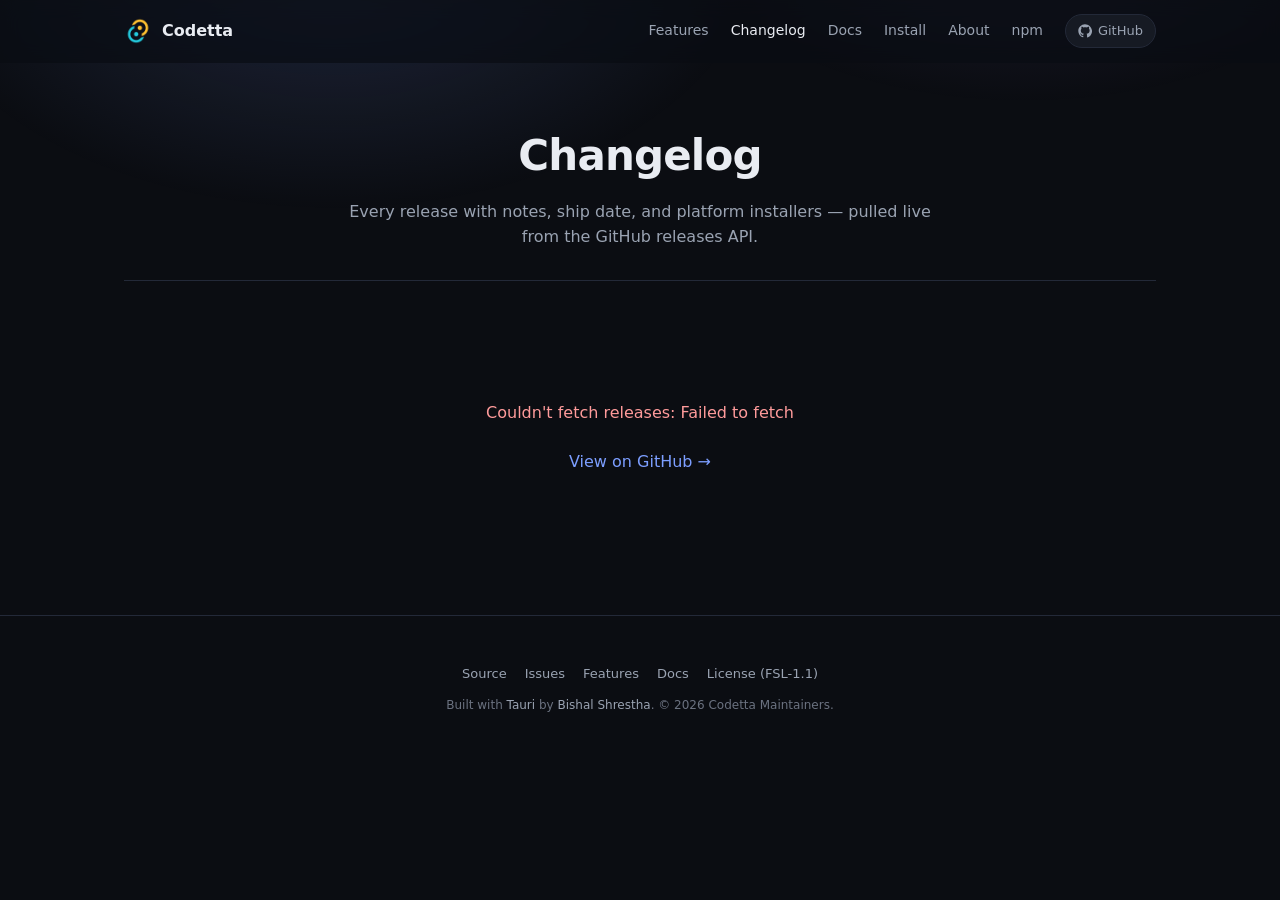
<file: changelog/index.html>
<!doctype html>
<html lang="en">
<head>
  <meta charset="utf-8" />
  <meta name="viewport" content="width=device-width, initial-scale=1, viewport-fit=cover" />
  <meta name="theme-color" content="#0b0d12" />
  <title>Changelog — Codetta</title>
  <meta name="description" content="Every Codetta release with notes, dates, and platform installers — pulled live from the GitHub releases API." />
  <link rel="canonical" href="https://codetta.dev/changelog" />
  <meta property="og:type" content="website" />
  <meta property="og:title" content="Changelog — Codetta" />
  <meta property="og:description" content="Every release with notes and installers, live from GitHub." />
  <meta property="og:url" content="https://codetta.dev/changelog" />
  <meta property="og:image" content="https://codetta.dev/og-image.png" />
  <meta name="twitter:card" content="summary_large_image" />
  <link rel="icon" type="image/png" sizes="512x512" href="/favicon.png" />
  <link rel="icon" type="image/x-icon" href="/favicon.ico" />
  <link rel="apple-touch-icon" sizes="512x512" href="/apple-touch-icon.png" />
  <link rel="stylesheet" href="/style.css" />
  <!-- Google tag (gtag.js) -->
  <script async src="https://www.googletagmanager.com/gtag/js?id=G-7SSVKE7H2V"></script>
  <script>
    window.dataLayer = window.dataLayer || [];
    function gtag(){dataLayer.push(arguments);}
    gtag('js', new Date());
    gtag('config', 'G-7SSVKE7H2V');
  </script>
</head>
<body>
  <div class="nav-wrap" id="navWrap">
    <div class="container">
      <nav>
        <a class="brand" href="/" aria-label="Codetta home">
          <img class="logo" src="/favicon.png" alt="" width="28" height="28" />
          Codetta
        </a>
        <span class="spacer"></span>
        <div class="nav-links">
          <a href="/features">Features</a>
          <a class="active" href="/changelog">Changelog</a>
          <a href="/docs">Docs</a>
          <a href="/#install">Install</a>
          <a href="/about">About</a>
          <a href="https://www.npmjs.com/package/codetta">npm</a>
          <a class="pill" href="https://github.com/getcodetta/codetta" rel="noopener">
            <svg viewBox="0 0 24 24" fill="currentColor" aria-hidden="true"><path d="M12 .5C5.7.5.5 5.7.5 12c0 5.1 3.3 9.4 7.8 10.9.6.1.8-.2.8-.6v-2.1c-3.2.7-3.9-1.5-3.9-1.5-.5-1.4-1.3-1.7-1.3-1.7-1.1-.7.1-.7.1-.7 1.2.1 1.8 1.2 1.8 1.2 1 1.8 2.8 1.3 3.5 1 .1-.8.4-1.3.8-1.6-2.6-.3-5.3-1.3-5.3-5.7 0-1.3.5-2.3 1.2-3.1-.1-.3-.5-1.5.1-3.2 0 0 1-.3 3.3 1.2 1-.3 2-.4 3-.4s2 .1 3 .4c2.3-1.5 3.3-1.2 3.3-1.2.6 1.7.2 2.9.1 3.2.8.8 1.2 1.9 1.2 3.1 0 4.4-2.7 5.4-5.3 5.7.4.4.8 1.1.8 2.2v3.3c0 .3.2.7.8.6 4.5-1.5 7.8-5.8 7.8-10.9C23.5 5.7 18.3.5 12 .5z"/></svg>
            GitHub
          </a>
        </div>
      </nav>
    </div>
  </div>

  <div class="container">
    <header class="page-hero">
      <h1>Changelog</h1>
      <p>Every release with notes, ship date, and platform installers — pulled live from the GitHub releases API.</p>
    </header>

    <div class="changelog-list" id="changelog">
      <div class="cl-loading">
        <span>Loading releases…</span>
      </div>
    </div>
  </div>

  <footer>
    <div class="ftr-links">
      <a href="https://github.com/getcodetta/codetta">Source</a>
      <a href="https://github.com/getcodetta/codetta/issues">Issues</a>
      <a href="/features">Features</a>
      <a href="/docs">Docs</a>
      <a href="https://github.com/getcodetta/codetta/blob/main/LICENSE">License (FSL-1.1)</a>
    </div>
    <p class="copy">Built with <a href="https://tauri.app">Tauri</a> by <a href="/about">Bishal Shrestha</a>. © 2026 Codetta Maintainers.</p>
  </footer>

  <script>
    (function () {
      var nav = document.getElementById('navWrap');
      var onScroll = function () {
        if (window.scrollY > 4) nav.classList.add('scrolled');
        else nav.classList.remove('scrolled');
      };
      window.addEventListener('scroll', onScroll, { passive: true });
      onScroll();
    })();

    // ---- Changelog renderer ----
    // Fetches releases from the GitHub API, marks the latest one,
    // renders body markdown to HTML (small subset: headings,
    // bullets, paragraphs, inline code, code blocks, links) and
    // attaches per-asset download links. Cached for 5 min in
    // localStorage to be polite to GitHub's 60-req/hr unauth limit.
    (function () {
      var REPO = 'getcodetta/codetta';
      var CACHE_KEY = 'codetta.changelog.v1';
      var CACHE_TTL = 5 * 60 * 1000;
      var container = document.getElementById('changelog');

      function fmt(n) {
        if (n == null || isNaN(n)) return '';
        if (n >= 1000) return (n / 1000).toFixed(1) + 'k';
        return String(n);
      }
      function fmtDate(iso) {
        try {
          var d = new Date(iso);
          return d.toLocaleDateString(undefined, {
            year: 'numeric', month: 'short', day: 'numeric',
          });
        } catch (_) { return iso; }
      }
      function escapeHtml(s) {
        return String(s).replace(/[&<>"']/g, function (c) {
          return ({ '&':'&amp;','<':'&lt;','>':'&gt;','"':'&quot;',"'":'&#39;' })[c];
        });
      }

      // Tiny markdown subset — enough for release notes that follow
      // the conventional bullets/headings/code style. We avoid
      // pulling in a real markdown library to keep the page <50 KB.
      function renderMd(md) {
        if (!md) return '<p><em>No notes for this release.</em></p>';
        var lines = md.split(/\r?\n/);
        var out = [];
        var inCode = false;
        var codeBuf = [];
        var inList = false;

        function flushList() {
          if (inList) { out.push('</ul>'); inList = false; }
        }
        function inlineFmt(s) {
          // escape, then re-introduce: code, bold, links
          s = escapeHtml(s);
          s = s.replace(/`([^`]+)`/g, '<code>$1</code>');
          s = s.replace(/\*\*([^*]+)\*\*/g, '<strong>$1</strong>');
          s = s.replace(
            /\[([^\]]+)\]\(([^)]+)\)/g,
            '<a href="$2" rel="noopener">$1</a>'
          );
          return s;
        }

        for (var i = 0; i < lines.length; i++) {
          var line = lines[i];
          if (/^```/.test(line)) {
            if (inCode) {
              flushList();
              out.push('<pre><code>' + escapeHtml(codeBuf.join('\n')) + '</code></pre>');
              codeBuf = []; inCode = false;
            } else { inCode = true; }
            continue;
          }
          if (inCode) { codeBuf.push(line); continue; }
          if (/^\s*$/.test(line)) { flushList(); continue; }
          var h = line.match(/^(#{1,6})\s+(.+)$/);
          if (h) {
            flushList();
            var lvl = Math.min(h[1].length + 2, 6); // h1 in md → h3 here
            out.push('<h' + lvl + '>' + inlineFmt(h[2]) + '</h' + lvl + '>');
            continue;
          }
          var li = line.match(/^\s*[-*+]\s+(.+)$/);
          if (li) {
            if (!inList) { out.push('<ul>'); inList = true; }
            out.push('<li>' + inlineFmt(li[1]) + '</li>');
            continue;
          }
          flushList();
          out.push('<p>' + inlineFmt(line.trim()) + '</p>');
        }
        flushList();
        if (inCode) { // unterminated fence
          out.push('<pre><code>' + escapeHtml(codeBuf.join('\n')) + '</code></pre>');
        }
        return out.join('');
      }

      function platformIcon(name) {
        var n = (name || '').toLowerCase();
        if (n.indexOf('.exe') >= 0 || n.indexOf('.msi') >= 0) return '⊞';
        if (n.indexOf('.dmg') >= 0 || n.indexOf('.app') >= 0) return '⌘';
        if (n.indexOf('.appimage') >= 0 || n.indexOf('.deb') >= 0 || n.indexOf('.rpm') >= 0) return '🐧';
        return '📦';
      }

      function render(releases) {
        if (!releases || releases.length === 0) {
          container.innerHTML = '<div class="cl-error">No releases found.</div>';
          return;
        }
        // GitHub doesn't return drafts to unauth callers; everything
        // here is published. The first one is the latest by date.
        var html = releases.map(function (r, idx) {
          var assets = (r.assets || []).filter(function (a) {
            // Hide signature + source archive artifacts; users
            // really only want the installers.
            var n = a.name.toLowerCase();
            return !/\.sig$|\.zip\.sig$|\.nsis\.zip$|\.msi\.zip$/.test(n);
          });
          return (
            '<div class="cl-entry ' + (idx === 0 ? 'cl-latest' : '') + '" id="' + escapeHtml(r.tag_name) + '">' +
              '<div class="cl-entry-head">' +
                '<h2 class="cl-entry-version">' + escapeHtml(r.tag_name) + '</h2>' +
                '<span class="cl-entry-date">' + escapeHtml(fmtDate(r.published_at)) + '</span>' +
              '</div>' +
              (r.name && r.name !== r.tag_name && r.name !== 'Codetta ' + r.tag_name
                ? '<p class="cl-entry-title">' + escapeHtml(r.name) + '</p>' : '') +
              '<div class="cl-entry-body">' + renderMd(r.body || '') + '</div>' +
              (assets.length > 0
                ? '<div class="cl-entry-assets">' +
                    assets.map(function (a) {
                      return (
                        '<a href="' + escapeHtml(a.browser_download_url) + '" rel="noopener" title="' +
                        escapeHtml(a.name) + (a.download_count ? ' · ' + a.download_count + ' downloads' : '') +
                        '"><span>' + platformIcon(a.name) + '</span> ' +
                        escapeHtml(a.name) +
                        (a.download_count ? ' <span style="color:var(--fg-mute)">· ' + fmt(a.download_count) + '</span>' : '') +
                        '</a>'
                      );
                    }).join('') +
                  '</div>'
                : '') +
            '</div>'
          );
        }).join('');
        container.innerHTML = html;
      }

      function loadCached() {
        try {
          var raw = localStorage.getItem(CACHE_KEY);
          if (!raw) return null;
          var parsed = JSON.parse(raw);
          if (Date.now() - parsed.fetchedAt > CACHE_TTL) return null;
          return parsed.releases;
        } catch (_) { return null; }
      }
      function saveCached(releases) {
        try {
          localStorage.setItem(CACHE_KEY, JSON.stringify({
            releases: releases, fetchedAt: Date.now(),
          }));
        } catch (_) {}
      }

      var cached = loadCached();
      if (cached) render(cached);

      fetch('https://api.github.com/repos/' + REPO + '/releases?per_page=30', {
        headers: { 'Accept': 'application/vnd.github+json' },
      })
        .then(function (r) {
          if (!r.ok) throw new Error('HTTP ' + r.status);
          return r.json();
        })
        .then(function (releases) {
          render(releases);
          saveCached(releases);
        })
        .catch(function (e) {
          if (!cached) {
            container.innerHTML =
              '<div class="cl-error">' +
              'Couldn\'t fetch releases: ' + escapeHtml(e.message) +
              '<br /><br />' +
              '<a href="https://github.com/' + REPO + '/releases" rel="noopener">View on GitHub →</a>' +
              '</div>';
          }
        });
    })();
  </script>
</body>
</html>
</file>
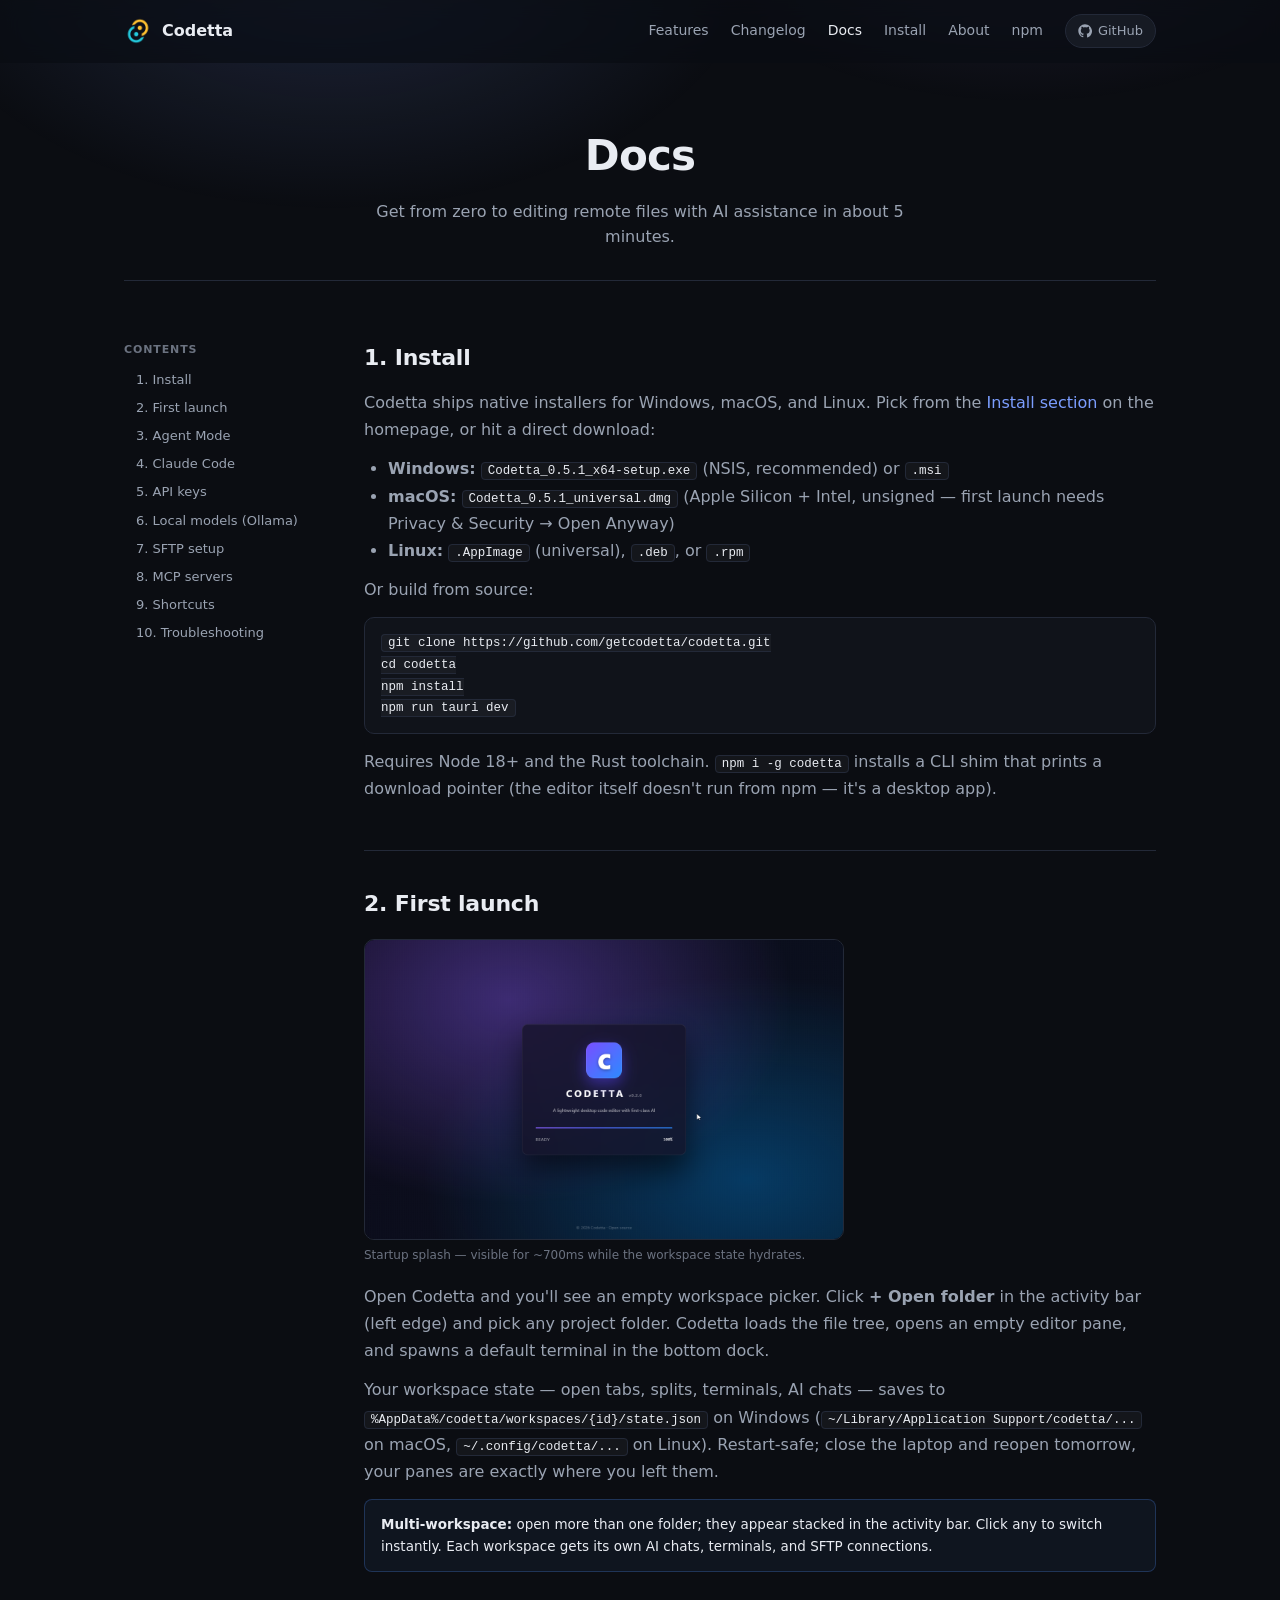
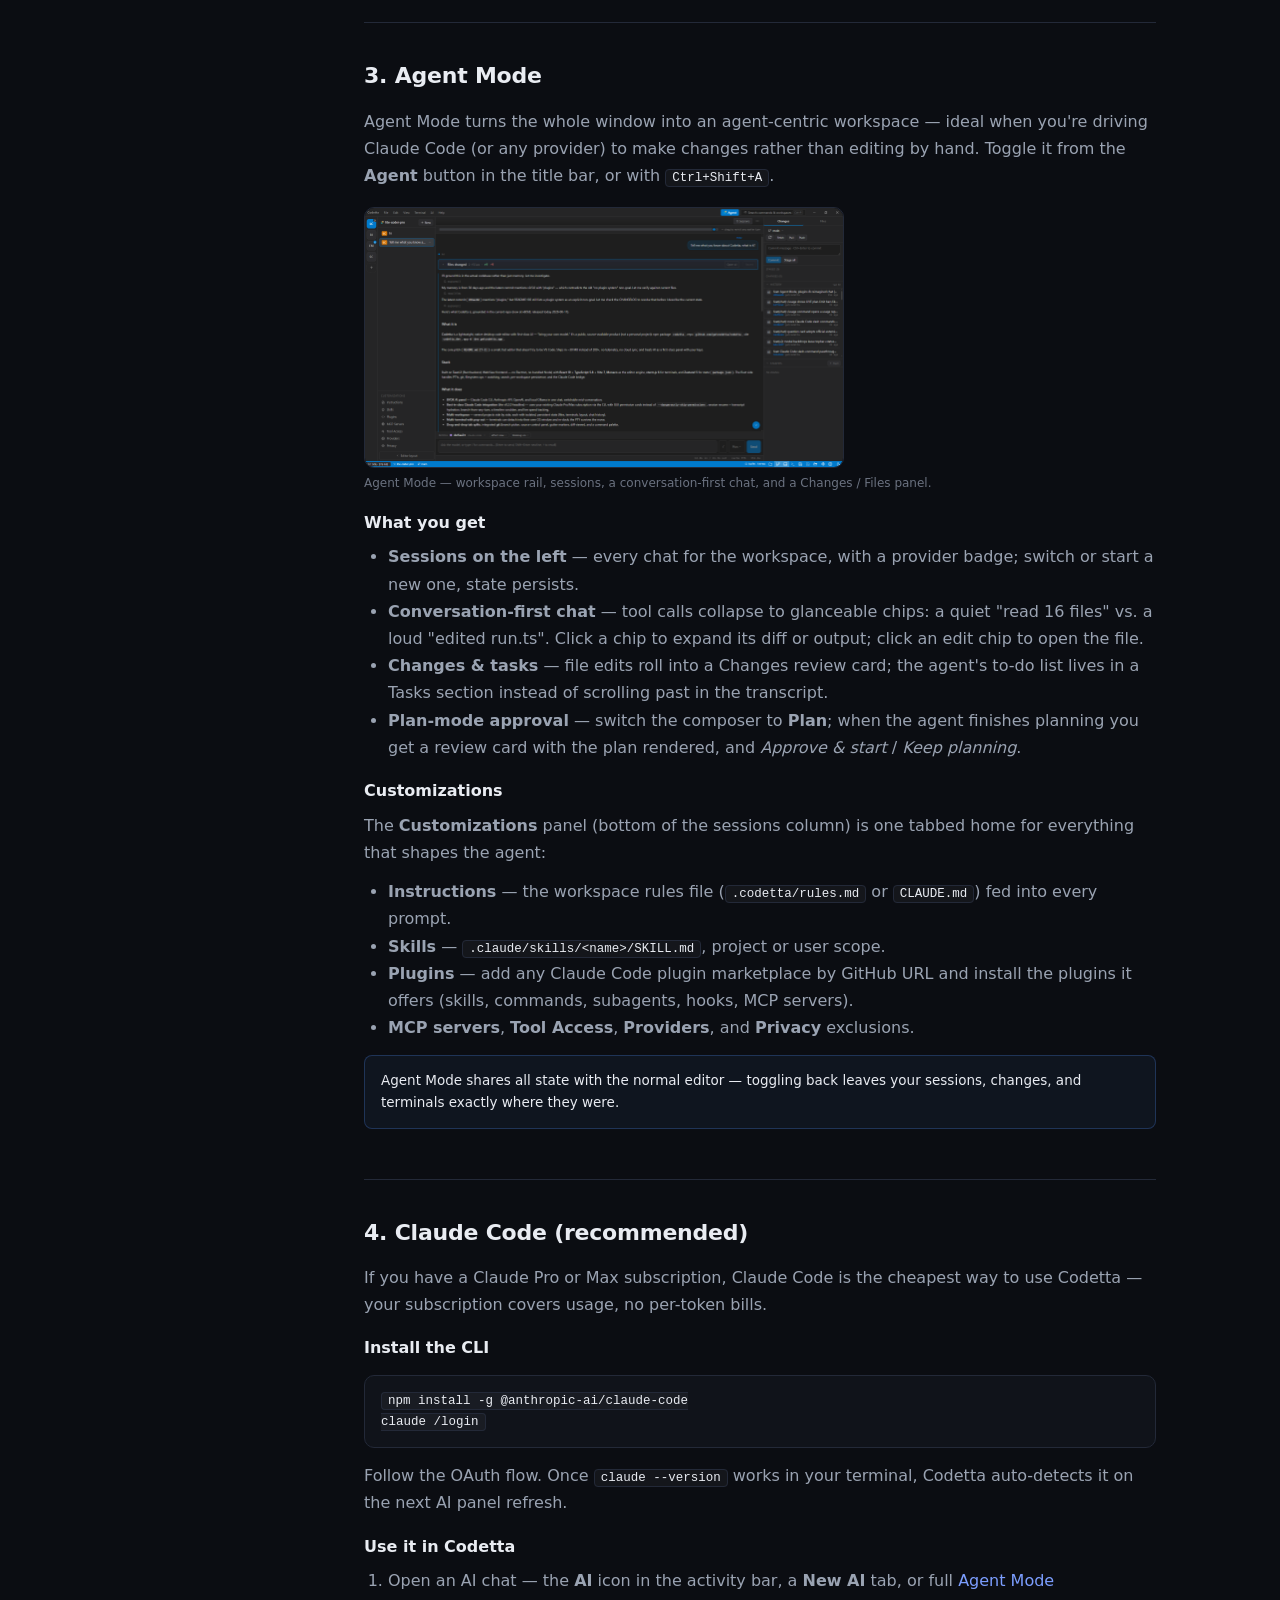
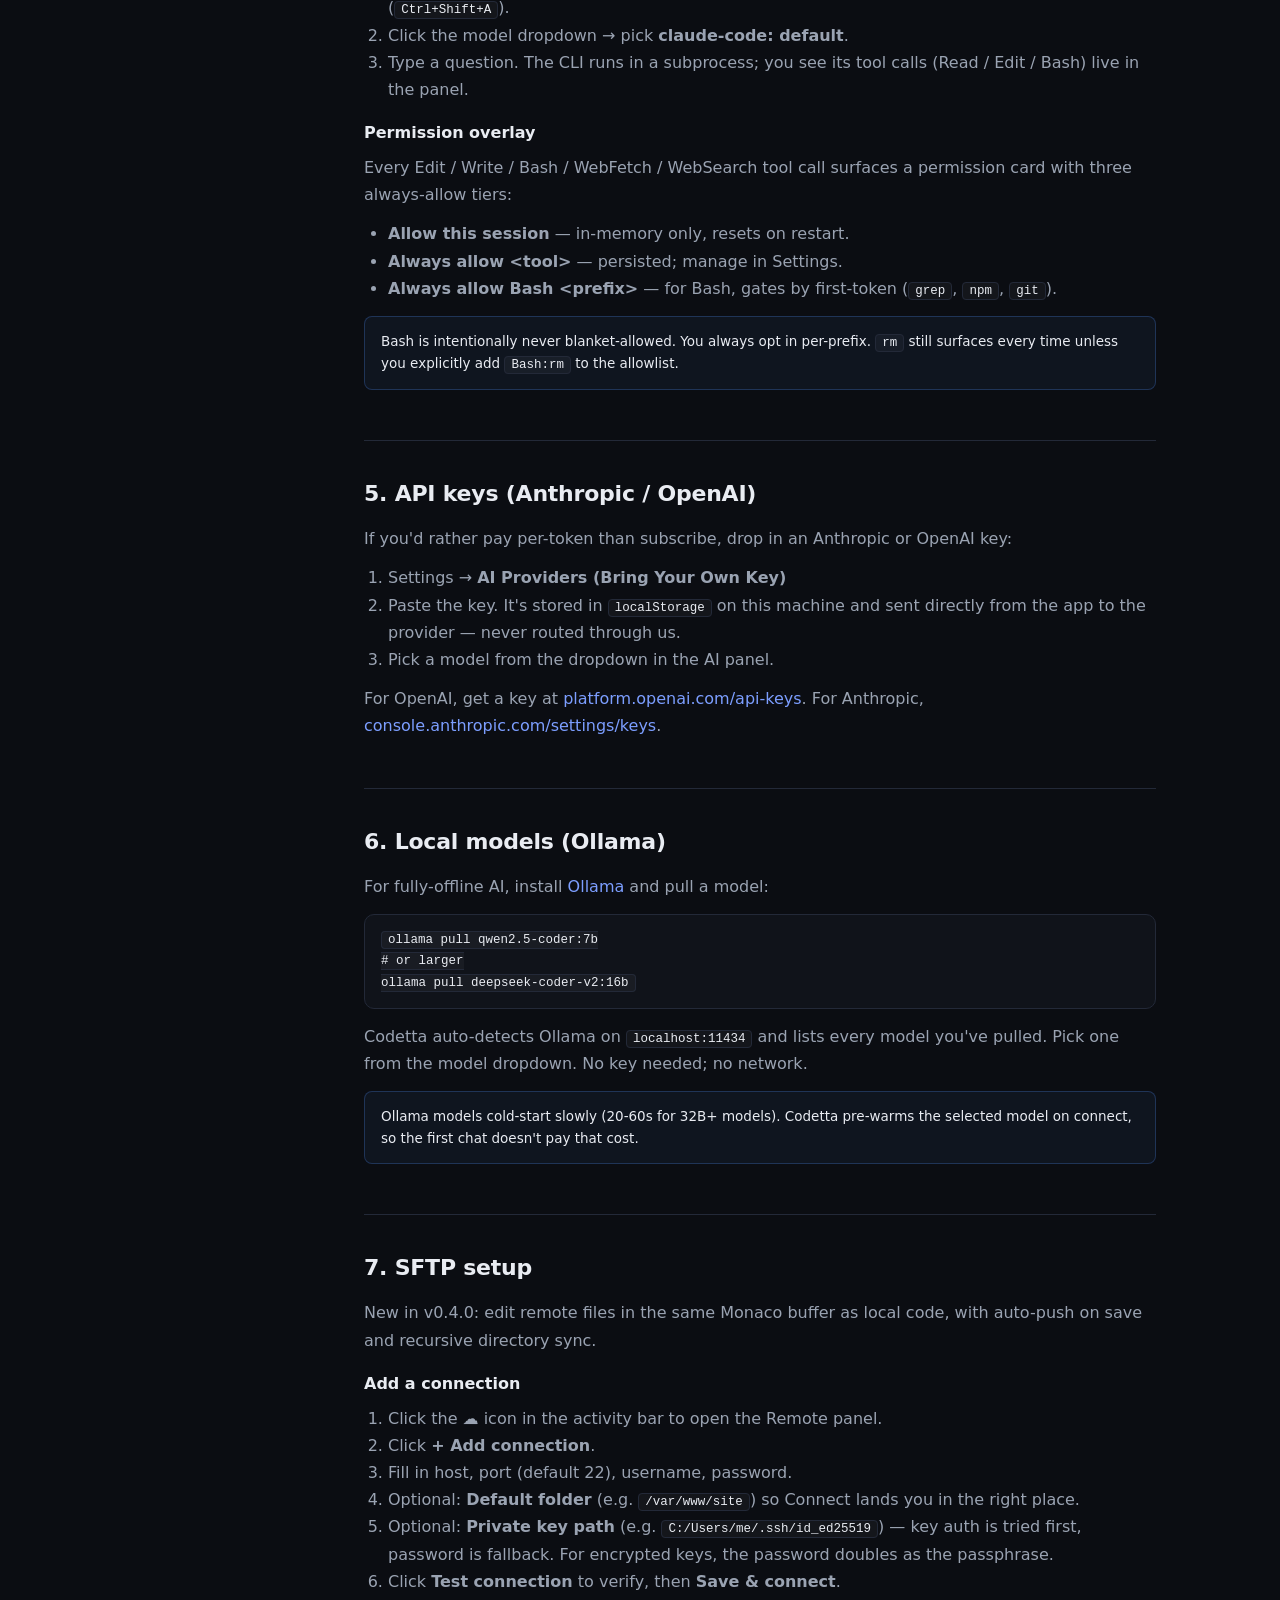
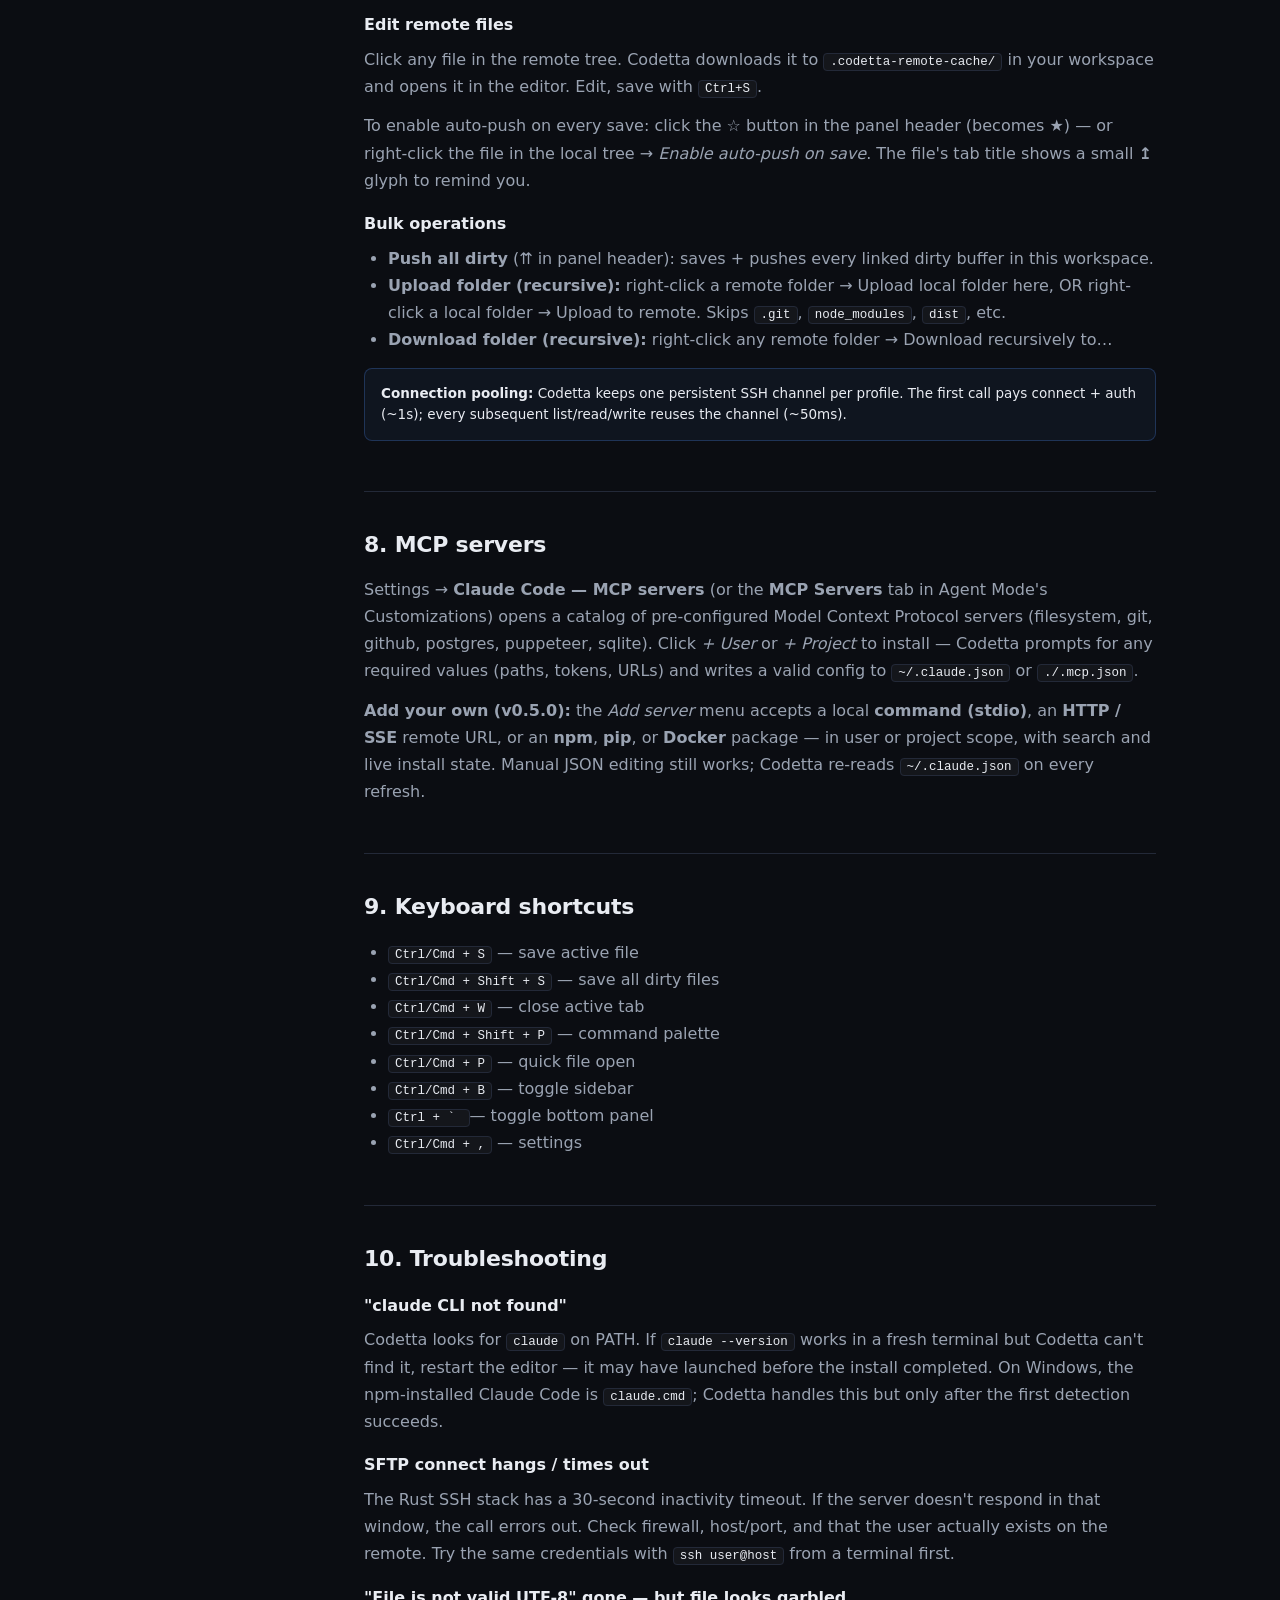
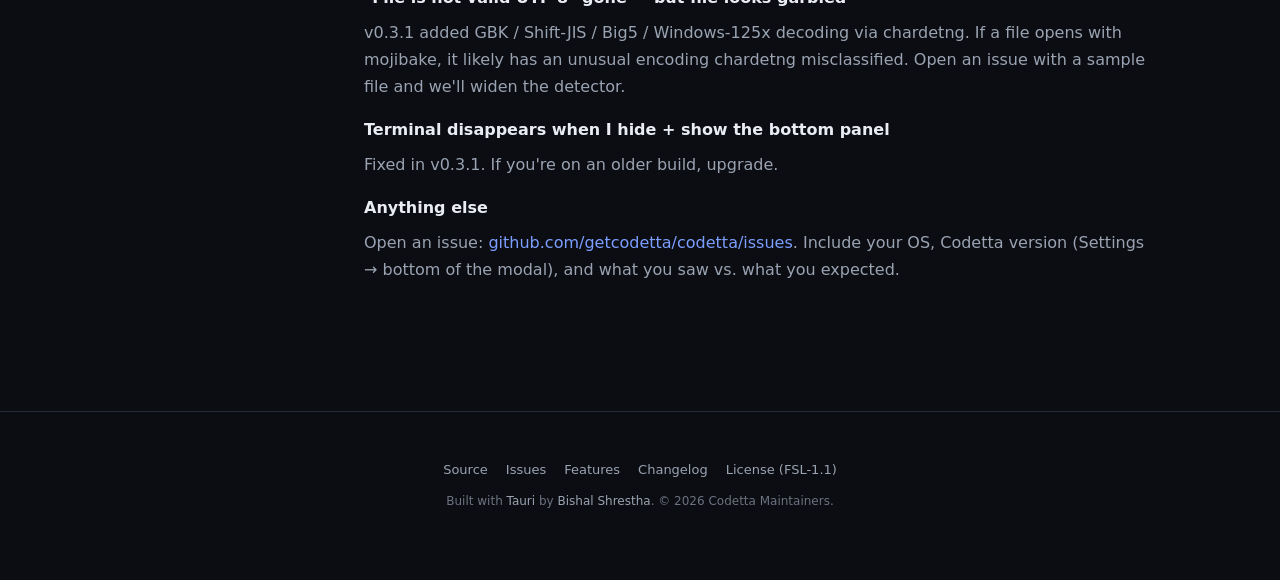
<file: docs/index.html>
<!doctype html>
<html lang="en">
<head>
  <meta charset="utf-8" />
  <meta name="viewport" content="width=device-width, initial-scale=1, viewport-fit=cover" />
  <meta name="theme-color" content="#0b0d12" />
  <title>Docs — Codetta</title>
  <meta name="description" content="Get started with Codetta: install, set up your AI provider, and configure SFTP for editing remote files." />
  <link rel="canonical" href="https://codetta.dev/docs" />
  <meta property="og:type" content="website" />
  <meta property="og:title" content="Docs — Codetta" />
  <meta property="og:description" content="Install, AI providers, SFTP, MCP — everything you need to get going." />
  <meta property="og:url" content="https://codetta.dev/docs" />
  <meta property="og:image" content="https://codetta.dev/og-image.png" />
  <meta name="twitter:card" content="summary_large_image" />
  <link rel="icon" type="image/png" sizes="512x512" href="/favicon.png" />
  <link rel="icon" type="image/x-icon" href="/favicon.ico" />
  <link rel="apple-touch-icon" sizes="512x512" href="/apple-touch-icon.png" />
  <link rel="stylesheet" href="/style.css" />
  <!-- Google tag (gtag.js) -->
  <script async src="https://www.googletagmanager.com/gtag/js?id=G-7SSVKE7H2V"></script>
  <script>
    window.dataLayer = window.dataLayer || [];
    function gtag(){dataLayer.push(arguments);}
    gtag('js', new Date());
    gtag('config', 'G-7SSVKE7H2V');
  </script>
</head>
<body>
  <div class="nav-wrap" id="navWrap">
    <div class="container">
      <nav>
        <a class="brand" href="/" aria-label="Codetta home">
          <img class="logo" src="/favicon.png" alt="" width="28" height="28" />
          Codetta
        </a>
        <span class="spacer"></span>
        <div class="nav-links">
          <a href="/features">Features</a>
          <a href="/changelog">Changelog</a>
          <a class="active" href="/docs">Docs</a>
          <a href="/#install">Install</a>
          <a href="/about">About</a>
          <a href="https://www.npmjs.com/package/codetta">npm</a>
          <a class="pill" href="https://github.com/getcodetta/codetta" rel="noopener">
            <svg viewBox="0 0 24 24" fill="currentColor" aria-hidden="true"><path d="M12 .5C5.7.5.5 5.7.5 12c0 5.1 3.3 9.4 7.8 10.9.6.1.8-.2.8-.6v-2.1c-3.2.7-3.9-1.5-3.9-1.5-.5-1.4-1.3-1.7-1.3-1.7-1.1-.7.1-.7.1-.7 1.2.1 1.8 1.2 1.8 1.2 1 1.8 2.8 1.3 3.5 1 .1-.8.4-1.3.8-1.6-2.6-.3-5.3-1.3-5.3-5.7 0-1.3.5-2.3 1.2-3.1-.1-.3-.5-1.5.1-3.2 0 0 1-.3 3.3 1.2 1-.3 2-.4 3-.4s2 .1 3 .4c2.3-1.5 3.3-1.2 3.3-1.2.6 1.7.2 2.9.1 3.2.8.8 1.2 1.9 1.2 3.1 0 4.4-2.7 5.4-5.3 5.7.4.4.8 1.1.8 2.2v3.3c0 .3.2.7.8.6 4.5-1.5 7.8-5.8 7.8-10.9C23.5 5.7 18.3.5 12 .5z"/></svg>
            GitHub
          </a>
        </div>
      </nav>
    </div>
  </div>

  <div class="container">
    <header class="page-hero">
      <h1>Docs</h1>
      <p>Get from zero to editing remote files with AI assistance in about 5 minutes.</p>
    </header>

    <div class="docs-layout">
      <aside class="docs-toc">
        <div class="docs-toc-title">Contents</div>
        <a href="#install">1. Install</a>
        <a href="#first-launch">2. First launch</a>
        <a href="#agent-mode">3. Agent Mode</a>
        <a href="#claude-code">4. Claude Code</a>
        <a href="#api-keys">5. API keys</a>
        <a href="#ollama">6. Local models (Ollama)</a>
        <a href="#sftp">7. SFTP setup</a>
        <a href="#mcp">8. MCP servers</a>
        <a href="#shortcuts">9. Shortcuts</a>
        <a href="#troubleshooting">10. Troubleshooting</a>
      </aside>

      <main class="docs-content">

        <section id="install">
          <h2>1. Install</h2>
          <p>Codetta ships native installers for Windows, macOS, and Linux. Pick from the <a href="/#install">Install section</a> on the homepage, or hit a direct download:</p>
          <ul>
            <li><strong>Windows:</strong> <code>Codetta_0.5.1_x64-setup.exe</code> (NSIS, recommended) or <code>.msi</code></li>
            <li><strong>macOS:</strong> <code>Codetta_0.5.1_universal.dmg</code> (Apple Silicon + Intel, unsigned — first launch needs Privacy &amp; Security → Open Anyway)</li>
            <li><strong>Linux:</strong> <code>.AppImage</code> (universal), <code>.deb</code>, or <code>.rpm</code></li>
          </ul>
          <p>Or build from source:</p>
<pre><code>git clone https://github.com/getcodetta/codetta.git
cd codetta
npm install
npm run tauri dev</code></pre>
          <p>Requires Node 18+ and the Rust toolchain. <code>npm i -g codetta</code> installs a CLI shim that prints a download pointer (the editor itself doesn't run from npm — it's a desktop app).</p>
        </section>

        <section id="first-launch">
          <h2>2. First launch</h2>
          <div class="docs-shot">
            <a href="/screenshots/codetta_splash.png" target="_blank" rel="noopener">
              <img
                src="/screenshots/codetta_splash.png"
                alt="Codetta startup splash with the brand monogram, wordmark, version, and a slim progress bar"
                loading="lazy"
                decoding="async"
              />
            </a>
            <span class="docs-shot-caption">Startup splash — visible for ~700ms while the workspace state hydrates.</span>
          </div>
          <p>Open Codetta and you'll see an empty workspace picker. Click <strong>+ Open folder</strong> in the activity bar (left edge) and pick any project folder. Codetta loads the file tree, opens an empty editor pane, and spawns a default terminal in the bottom dock.</p>
          <p>Your workspace state — open tabs, splits, terminals, AI chats — saves to <code>%AppData%/codetta/workspaces/{id}/state.json</code> on Windows (<code>~/Library/Application Support/codetta/...</code> on macOS, <code>~/.config/codetta/...</code> on Linux). Restart-safe; close the laptop and reopen tomorrow, your panes are exactly where you left them.</p>
          <div class="docs-callout">
            <strong>Multi-workspace:</strong> open more than one folder; they appear stacked in the activity bar. Click any to switch instantly. Each workspace gets its own AI chats, terminals, and SFTP connections.
          </div>
        </section>

        <section id="agent-mode">
          <h2>3. Agent Mode</h2>
          <p>Agent Mode turns the whole window into an agent-centric workspace — ideal when you're driving Claude Code (or any provider) to make changes rather than editing by hand. Toggle it from the <strong>Agent</strong> button in the title bar, or with <code>Ctrl+Shift+A</code>.</p>
          <div class="docs-shot">
            <a href="/screenshots/codetta_agent_overview.png" target="_blank" rel="noopener">
              <img
                src="/screenshots/codetta_agent_overview.png"
                alt="Codetta Agent Mode — a workspace rail, a sessions list, a conversation-first chat with action chips, and a Changes panel"
                loading="lazy"
                decoding="async"
              />
            </a>
            <span class="docs-shot-caption">Agent Mode — workspace rail, sessions, a conversation-first chat, and a Changes / Files panel.</span>
          </div>
          <h3>What you get</h3>
          <ul>
            <li><strong>Sessions on the left</strong> — every chat for the workspace, with a provider badge; switch or start a new one, state persists.</li>
            <li><strong>Conversation-first chat</strong> — tool calls collapse to glanceable chips: a quiet "read 16 files" vs. a loud "edited run.ts". Click a chip to expand its diff or output; click an edit chip to open the file.</li>
            <li><strong>Changes &amp; tasks</strong> — file edits roll into a Changes review card; the agent's to-do list lives in a Tasks section instead of scrolling past in the transcript.</li>
            <li><strong>Plan-mode approval</strong> — switch the composer to <strong>Plan</strong>; when the agent finishes planning you get a review card with the plan rendered, and <em>Approve &amp; start</em> / <em>Keep planning</em>.</li>
          </ul>
          <h3>Customizations</h3>
          <p>The <strong>Customizations</strong> panel (bottom of the sessions column) is one tabbed home for everything that shapes the agent:</p>
          <ul>
            <li><strong>Instructions</strong> — the workspace rules file (<code>.codetta/rules.md</code> or <code>CLAUDE.md</code>) fed into every prompt.</li>
            <li><strong>Skills</strong> — <code>.claude/skills/&lt;name&gt;/SKILL.md</code>, project or user scope.</li>
            <li><strong>Plugins</strong> — add any Claude Code plugin marketplace by GitHub URL and install the plugins it offers (skills, commands, subagents, hooks, MCP servers).</li>
            <li><strong>MCP servers</strong>, <strong>Tool Access</strong>, <strong>Providers</strong>, and <strong>Privacy</strong> exclusions.</li>
          </ul>
          <div class="docs-callout">
            Agent Mode shares all state with the normal editor — toggling back leaves your sessions, changes, and terminals exactly where they were.
          </div>
        </section>

        <section id="claude-code">
          <h2>4. Claude Code (recommended)</h2>
          <p>If you have a Claude Pro or Max subscription, Claude Code is the cheapest way to use Codetta — your subscription covers usage, no per-token bills.</p>
          <h3>Install the CLI</h3>
<pre><code>npm install -g @anthropic-ai/claude-code
claude /login</code></pre>
          <p>Follow the OAuth flow. Once <code>claude --version</code> works in your terminal, Codetta auto-detects it on the next AI panel refresh.</p>
          <h3>Use it in Codetta</h3>
          <ol>
            <li>Open an AI chat — the <strong>AI</strong> icon in the activity bar, a <strong>New AI</strong> tab, or full <a href="#agent-mode">Agent Mode</a> (<code>Ctrl+Shift+A</code>).</li>
            <li>Click the model dropdown → pick <strong>claude-code: default</strong>.</li>
            <li>Type a question. The CLI runs in a subprocess; you see its tool calls (Read / Edit / Bash) live in the panel.</li>
          </ol>
          <h3>Permission overlay</h3>
          <p>Every Edit / Write / Bash / WebFetch / WebSearch tool call surfaces a permission card with three always-allow tiers:</p>
          <ul>
            <li><strong>Allow this session</strong> — in-memory only, resets on restart.</li>
            <li><strong>Always allow &lt;tool&gt;</strong> — persisted; manage in Settings.</li>
            <li><strong>Always allow Bash &lt;prefix&gt;</strong> — for Bash, gates by first-token (<code>grep</code>, <code>npm</code>, <code>git</code>).</li>
          </ul>
          <div class="docs-callout">
            Bash is intentionally never blanket-allowed. You always opt in per-prefix. <code>rm</code> still surfaces every time unless you explicitly add <code>Bash:rm</code> to the allowlist.
          </div>
        </section>

        <section id="api-keys">
          <h2>5. API keys (Anthropic / OpenAI)</h2>
          <p>If you'd rather pay per-token than subscribe, drop in an Anthropic or OpenAI key:</p>
          <ol>
            <li>Settings → <strong>AI Providers (Bring Your Own Key)</strong></li>
            <li>Paste the key. It's stored in <code>localStorage</code> on this machine and sent directly from the app to the provider — never routed through us.</li>
            <li>Pick a model from the dropdown in the AI panel.</li>
          </ol>
          <p>For OpenAI, get a key at <a href="https://platform.openai.com/api-keys">platform.openai.com/api-keys</a>. For Anthropic, <a href="https://console.anthropic.com/settings/keys">console.anthropic.com/settings/keys</a>.</p>
        </section>

        <section id="ollama">
          <h2>6. Local models (Ollama)</h2>
          <p>For fully-offline AI, install <a href="https://ollama.com">Ollama</a> and pull a model:</p>
<pre><code>ollama pull qwen2.5-coder:7b
# or larger
ollama pull deepseek-coder-v2:16b</code></pre>
          <p>Codetta auto-detects Ollama on <code>localhost:11434</code> and lists every model you've pulled. Pick one from the model dropdown. No key needed; no network.</p>
          <div class="docs-callout">
            Ollama models cold-start slowly (20-60s for 32B+ models). Codetta pre-warms the selected model on connect, so the first chat doesn't pay that cost.
          </div>
        </section>

        <section id="sftp">
          <h2>7. SFTP setup</h2>
          <p>New in v0.4.0: edit remote files in the same Monaco buffer as local code, with auto-push on save and recursive directory sync.</p>
          <h3>Add a connection</h3>
          <ol>
            <li>Click the <strong>☁</strong> icon in the activity bar to open the Remote panel.</li>
            <li>Click <strong>+ Add connection</strong>.</li>
            <li>Fill in host, port (default 22), username, password.</li>
            <li>Optional: <strong>Default folder</strong> (e.g. <code>/var/www/site</code>) so Connect lands you in the right place.</li>
            <li>Optional: <strong>Private key path</strong> (e.g. <code>C:/Users/me/.ssh/id_ed25519</code>) — key auth is tried first, password is fallback. For encrypted keys, the password doubles as the passphrase.</li>
            <li>Click <strong>Test connection</strong> to verify, then <strong>Save &amp; connect</strong>.</li>
          </ol>
          <h3>Edit remote files</h3>
          <p>Click any file in the remote tree. Codetta downloads it to <code>.codetta-remote-cache/</code> in your workspace and opens it in the editor. Edit, save with <code>Ctrl+S</code>.</p>
          <p>To enable auto-push on every save: click the <strong>☆</strong> button in the panel header (becomes ★) — or right-click the file in the local tree → <em>Enable auto-push on save</em>. The file's tab title shows a small <strong>↥</strong> glyph to remind you.</p>
          <h3>Bulk operations</h3>
          <ul>
            <li><strong>Push all dirty</strong> (⇈ in panel header): saves + pushes every linked dirty buffer in this workspace.</li>
            <li><strong>Upload folder (recursive):</strong> right-click a remote folder → Upload local folder here, OR right-click a local folder → Upload to remote. Skips <code>.git</code>, <code>node_modules</code>, <code>dist</code>, etc.</li>
            <li><strong>Download folder (recursive):</strong> right-click any remote folder → Download recursively to…</li>
          </ul>
          <div class="docs-callout">
            <strong>Connection pooling:</strong> Codetta keeps one persistent SSH channel per profile. The first call pays connect + auth (~1s); every subsequent list/read/write reuses the channel (~50ms).
          </div>
        </section>

        <section id="mcp">
          <h2>8. MCP servers</h2>
          <p>Settings → <strong>Claude Code — MCP servers</strong> (or the <strong>MCP Servers</strong> tab in Agent Mode's Customizations) opens a catalog of pre-configured Model Context Protocol servers (filesystem, git, github, postgres, puppeteer, sqlite). Click <em>+ User</em> or <em>+ Project</em> to install — Codetta prompts for any required values (paths, tokens, URLs) and writes a valid config to <code>~/.claude.json</code> or <code>./.mcp.json</code>.</p>
          <p><strong>Add your own (v0.5.0):</strong> the <em>Add server</em> menu accepts a local <strong>command (stdio)</strong>, an <strong>HTTP / SSE</strong> remote URL, or an <strong>npm</strong>, <strong>pip</strong>, or <strong>Docker</strong> package — in user or project scope, with search and live install state. Manual JSON editing still works; Codetta re-reads <code>~/.claude.json</code> on every refresh.</p>
        </section>

        <section id="shortcuts">
          <h2>9. Keyboard shortcuts</h2>
          <ul>
            <li><code>Ctrl/Cmd + S</code> — save active file</li>
            <li><code>Ctrl/Cmd + Shift + S</code> — save all dirty files</li>
            <li><code>Ctrl/Cmd + W</code> — close active tab</li>
            <li><code>Ctrl/Cmd + Shift + P</code> — command palette</li>
            <li><code>Ctrl/Cmd + P</code> — quick file open</li>
            <li><code>Ctrl/Cmd + B</code> — toggle sidebar</li>
            <li><code>Ctrl + ` </code> — toggle bottom panel</li>
            <li><code>Ctrl/Cmd + ,</code> — settings</li>
          </ul>
        </section>

        <section id="troubleshooting">
          <h2>10. Troubleshooting</h2>
          <h3>"claude CLI not found"</h3>
          <p>Codetta looks for <code>claude</code> on PATH. If <code>claude --version</code> works in a fresh terminal but Codetta can't find it, restart the editor — it may have launched before the install completed. On Windows, the npm-installed Claude Code is <code>claude.cmd</code>; Codetta handles this but only after the first detection succeeds.</p>
          <h3>SFTP connect hangs / times out</h3>
          <p>The Rust SSH stack has a 30-second inactivity timeout. If the server doesn't respond in that window, the call errors out. Check firewall, host/port, and that the user actually exists on the remote. Try the same credentials with <code>ssh user@host</code> from a terminal first.</p>
          <h3>"File is not valid UTF-8" gone — but file looks garbled</h3>
          <p>v0.3.1 added GBK / Shift-JIS / Big5 / Windows-125x decoding via chardetng. If a file opens with mojibake, it likely has an unusual encoding chardetng misclassified. Open an issue with a sample file and we'll widen the detector.</p>
          <h3>Terminal disappears when I hide + show the bottom panel</h3>
          <p>Fixed in v0.3.1. If you're on an older build, upgrade.</p>
          <h3>Anything else</h3>
          <p>Open an issue: <a href="https://github.com/getcodetta/codetta/issues">github.com/getcodetta/codetta/issues</a>. Include your OS, Codetta version (Settings → bottom of the modal), and what you saw vs. what you expected.</p>
        </section>

      </main>
    </div>
  </div>

  <footer>
    <div class="ftr-links">
      <a href="https://github.com/getcodetta/codetta">Source</a>
      <a href="https://github.com/getcodetta/codetta/issues">Issues</a>
      <a href="/features">Features</a>
      <a href="/changelog">Changelog</a>
      <a href="https://github.com/getcodetta/codetta/blob/main/LICENSE">License (FSL-1.1)</a>
    </div>
    <p class="copy">Built with <a href="https://tauri.app">Tauri</a> by <a href="/about">Bishal Shrestha</a>. © 2026 Codetta Maintainers.</p>
  </footer>

  <script>
    (function () {
      var nav = document.getElementById('navWrap');
      var onScroll = function () {
        if (window.scrollY > 4) nav.classList.add('scrolled');
        else nav.classList.remove('scrolled');
      };
      window.addEventListener('scroll', onScroll, { passive: true });
      onScroll();
    })();
  </script>
</body>
</html>
</file>
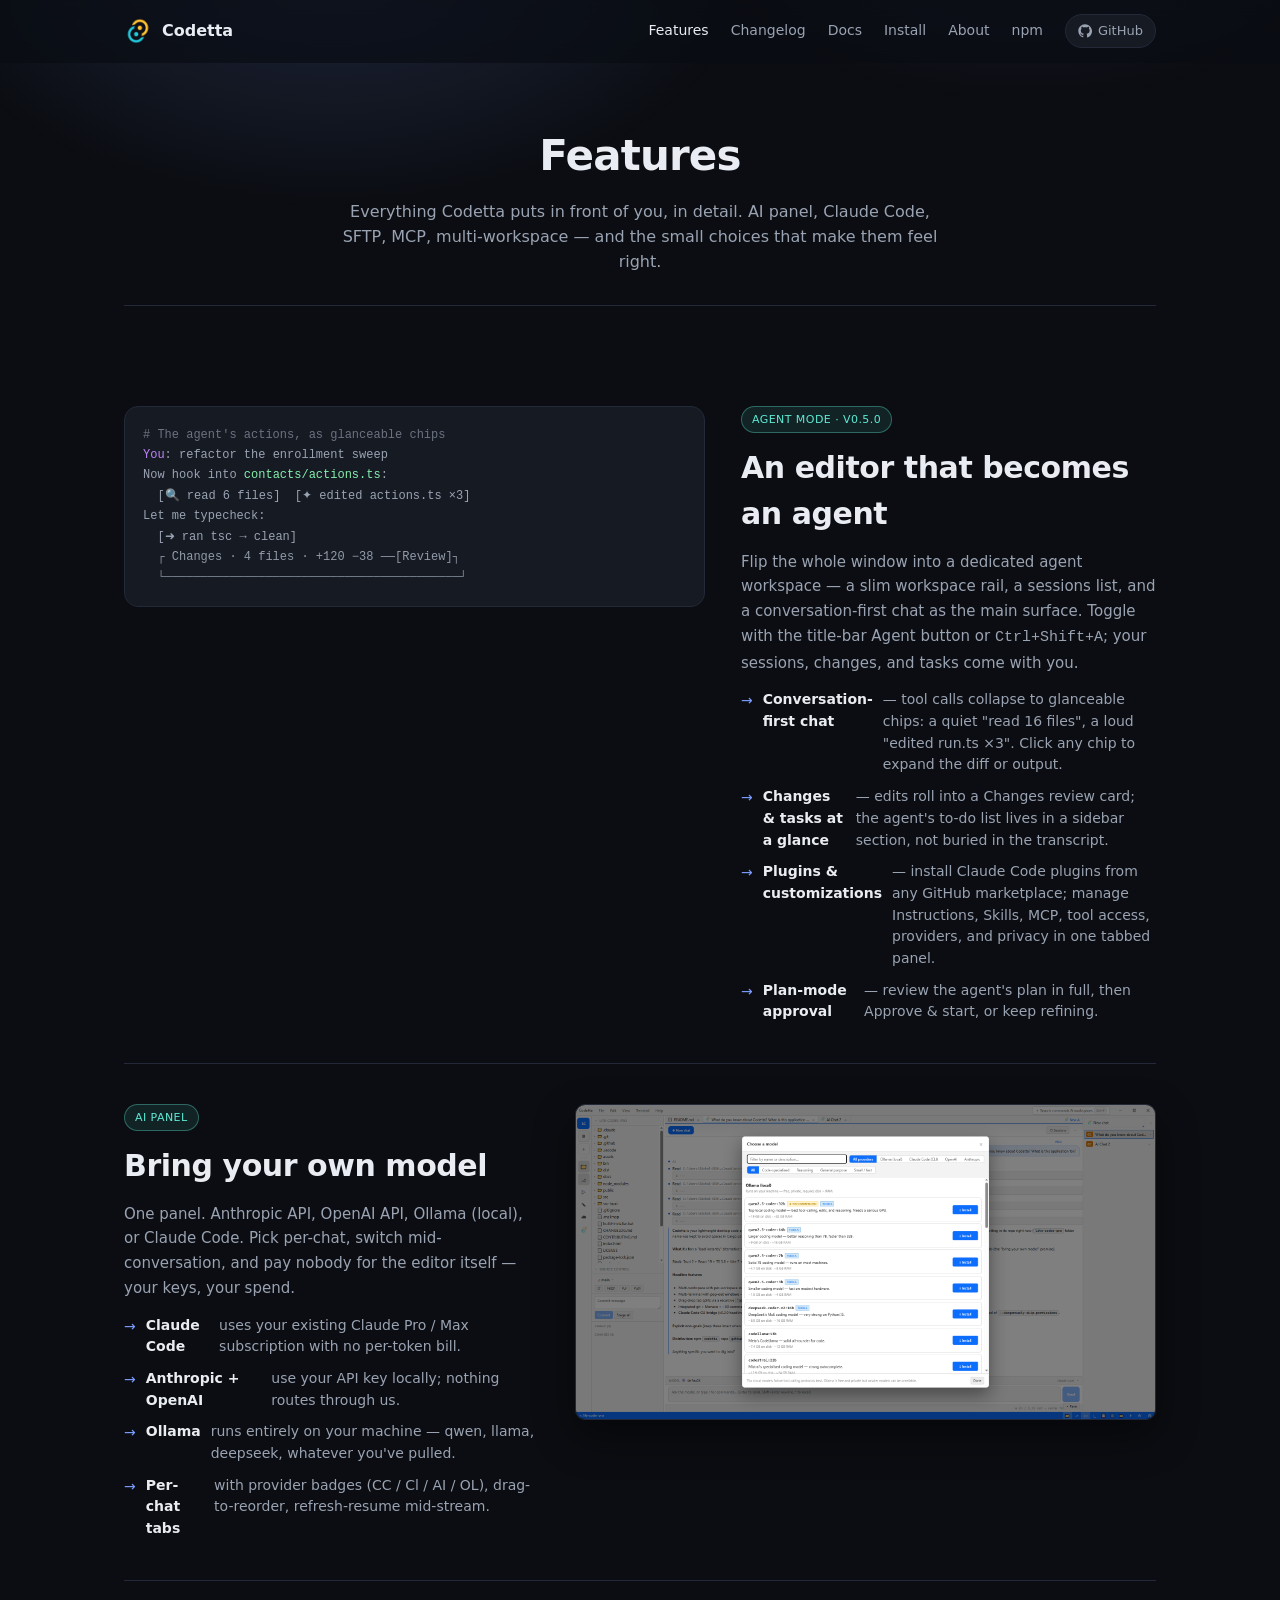
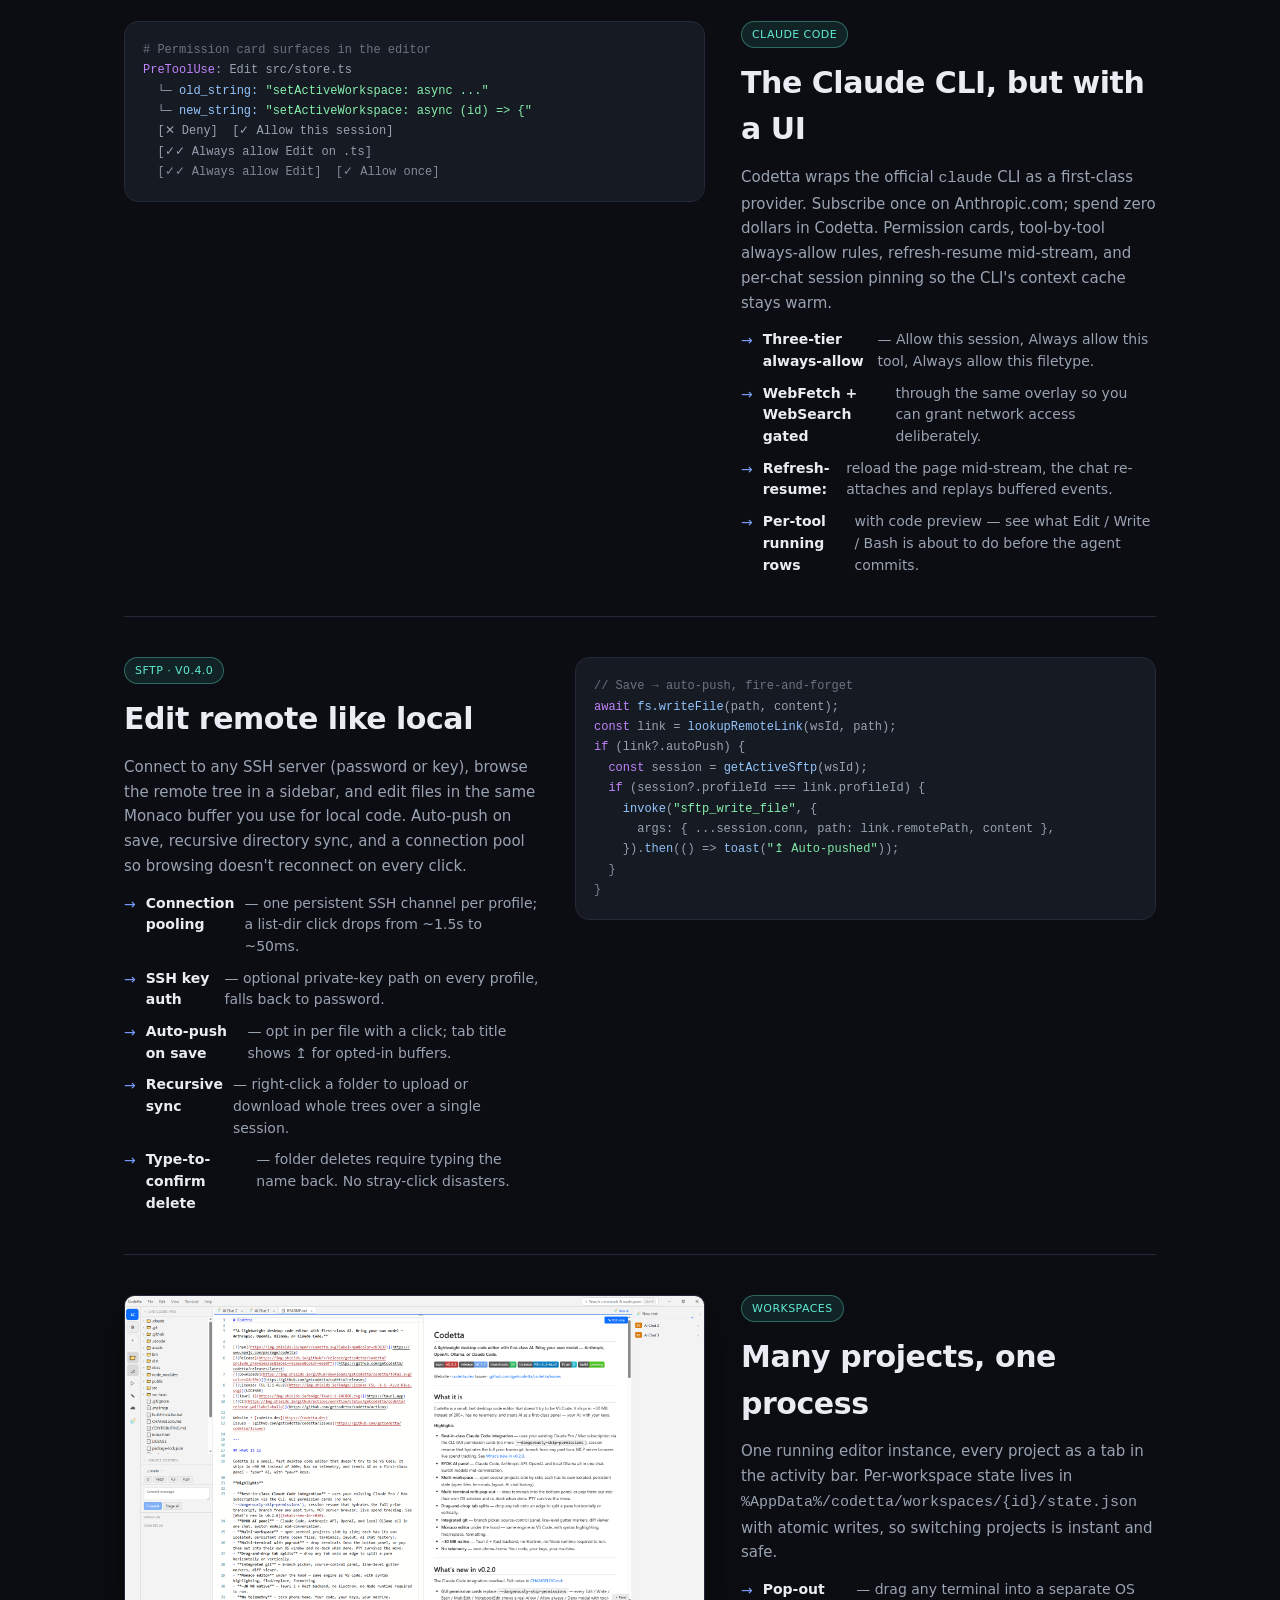
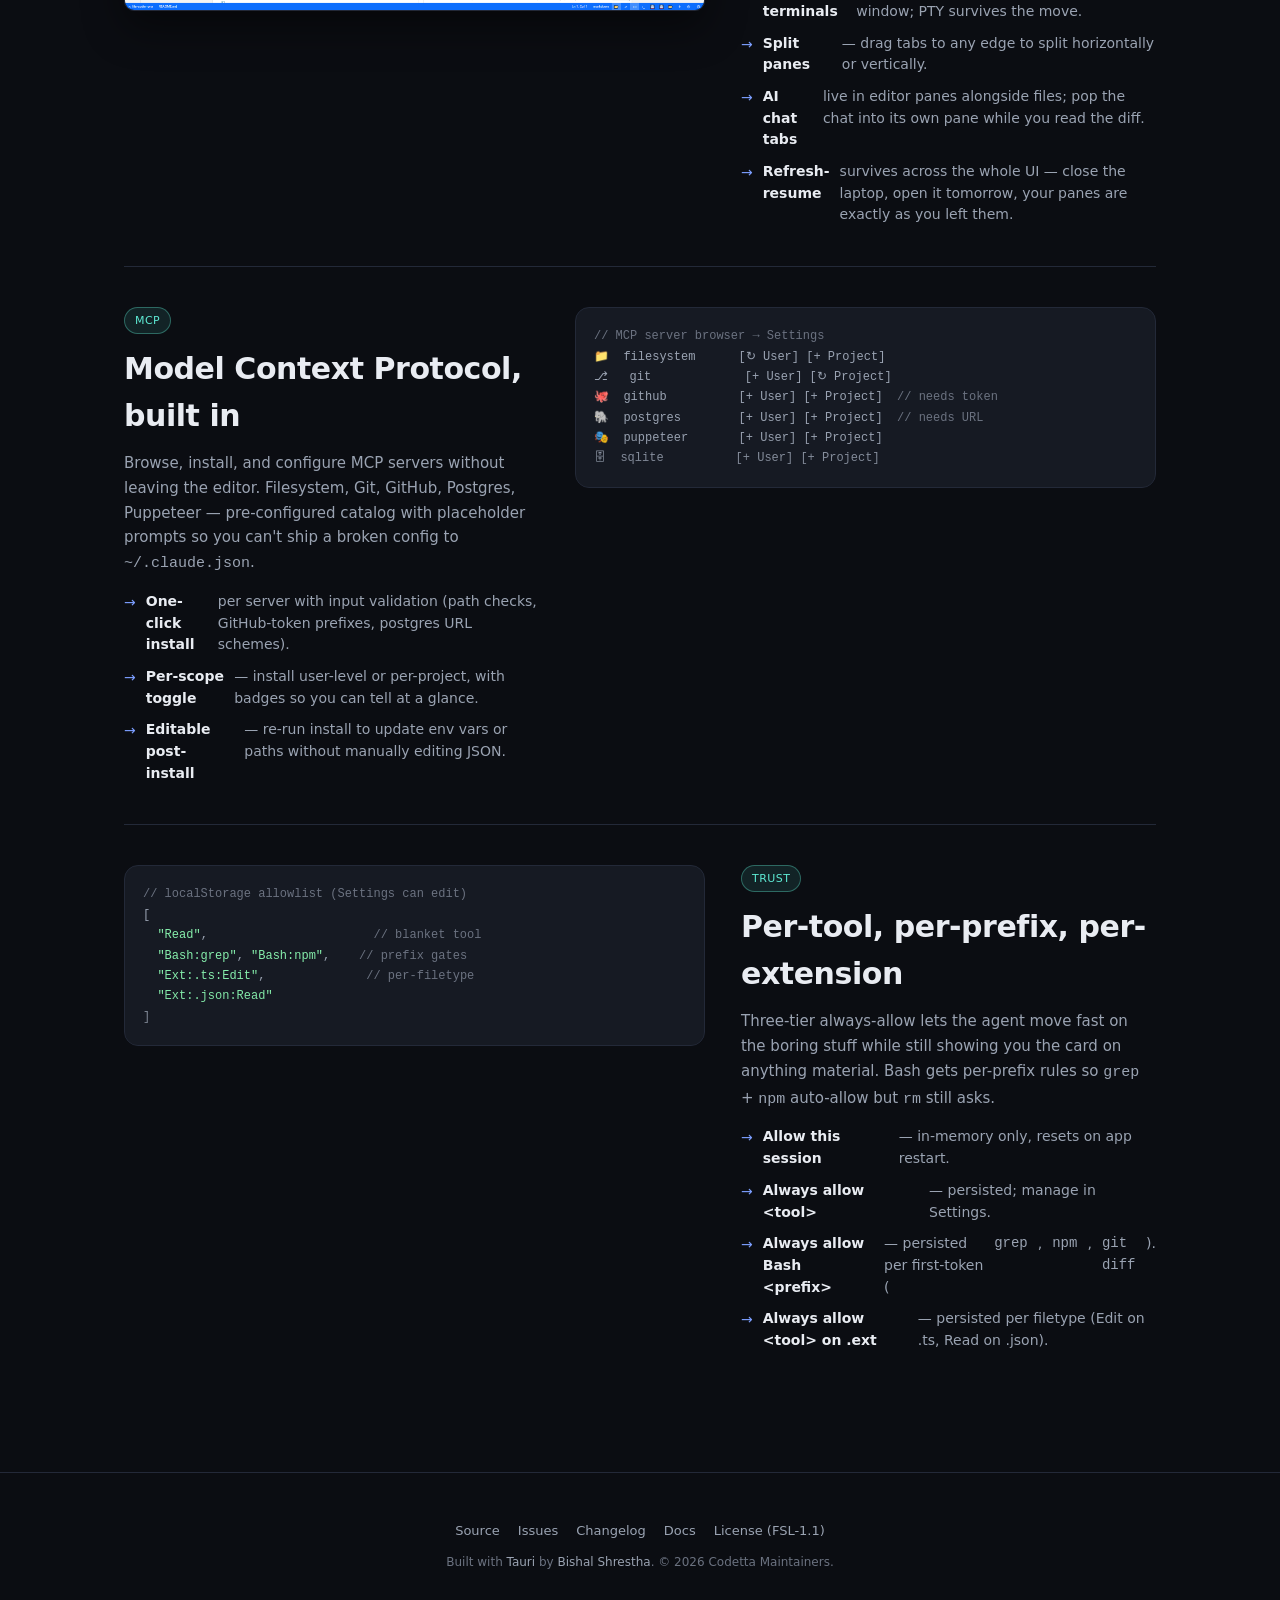
<file: features/index.html>
<!doctype html>
<html lang="en">
<head>
  <meta charset="utf-8" />
  <meta name="viewport" content="width=device-width, initial-scale=1, viewport-fit=cover" />
  <meta name="theme-color" content="#0b0d12" />
  <title>Features — Codetta</title>
  <meta name="description" content="A deep look at Codetta's features: BYOK AI panel, Claude Code integration, SFTP with auto-push, multi-workspace, MCP servers, and the per-tool permission model." />
  <link rel="canonical" href="https://codetta.dev/features" />
  <meta property="og:type" content="website" />
  <meta property="og:title" content="Features — Codetta" />
  <meta property="og:description" content="BYOK AI panel, Claude Code, SFTP edit-on-save, multi-workspace, MCP, per-tool permissions." />
  <meta property="og:url" content="https://codetta.dev/features" />
  <meta property="og:image" content="https://codetta.dev/og-image.png" />
  <meta name="twitter:card" content="summary_large_image" />
  <link rel="icon" type="image/png" sizes="512x512" href="/favicon.png" />
  <link rel="icon" type="image/x-icon" href="/favicon.ico" />
  <link rel="apple-touch-icon" sizes="512x512" href="/apple-touch-icon.png" />
  <link rel="stylesheet" href="/style.css" />
  <!-- Google tag (gtag.js) -->
  <script async src="https://www.googletagmanager.com/gtag/js?id=G-7SSVKE7H2V"></script>
  <script>
    window.dataLayer = window.dataLayer || [];
    function gtag(){dataLayer.push(arguments);}
    gtag('js', new Date());
    gtag('config', 'G-7SSVKE7H2V');
  </script>
</head>
<body>
  <div class="nav-wrap" id="navWrap">
    <div class="container">
      <nav>
        <a class="brand" href="/" aria-label="Codetta home">
          <img class="logo" src="/favicon.png" alt="" width="28" height="28" />
          Codetta
        </a>
        <span class="spacer"></span>
        <div class="nav-links">
          <a class="active" href="/features">Features</a>
          <a href="/changelog">Changelog</a>
          <a href="/docs">Docs</a>
          <a href="/#install">Install</a>
          <a href="/about">About</a>
          <a href="https://www.npmjs.com/package/codetta">npm</a>
          <a class="pill" href="https://github.com/getcodetta/codetta" rel="noopener">
            <svg viewBox="0 0 24 24" fill="currentColor" aria-hidden="true"><path d="M12 .5C5.7.5.5 5.7.5 12c0 5.1 3.3 9.4 7.8 10.9.6.1.8-.2.8-.6v-2.1c-3.2.7-3.9-1.5-3.9-1.5-.5-1.4-1.3-1.7-1.3-1.7-1.1-.7.1-.7.1-.7 1.2.1 1.8 1.2 1.8 1.2 1 1.8 2.8 1.3 3.5 1 .1-.8.4-1.3.8-1.6-2.6-.3-5.3-1.3-5.3-5.7 0-1.3.5-2.3 1.2-3.1-.1-.3-.5-1.5.1-3.2 0 0 1-.3 3.3 1.2 1-.3 2-.4 3-.4s2 .1 3 .4c2.3-1.5 3.3-1.2 3.3-1.2.6 1.7.2 2.9.1 3.2.8.8 1.2 1.9 1.2 3.1 0 4.4-2.7 5.4-5.3 5.7.4.4.8 1.1.8 2.2v3.3c0 .3.2.7.8.6 4.5-1.5 7.8-5.8 7.8-10.9C23.5 5.7 18.3.5 12 .5z"/></svg>
            GitHub
          </a>
        </div>
      </nav>
    </div>
  </div>

  <div class="container">
    <header class="page-hero">
      <h1>Features</h1>
      <p>Everything Codetta puts in front of you, in detail. AI panel, Claude Code, SFTP, MCP, multi-workspace — and the small choices that make them feel right.</p>
    </header>

    <div class="deep-features">

      <!-- 0. Agent Mode -->
      <div class="deep-feature reverse" id="agent">
        <div class="deep-meta">
          <span class="deep-tag">Agent Mode · v0.5.0</span>
          <h2>An editor that becomes an agent</h2>
          <p>
            Flip the whole window into a dedicated agent workspace — a slim workspace rail, a sessions list, and a conversation-first chat as the main surface. Toggle with the title-bar Agent button or <code>Ctrl+Shift+A</code>; your sessions, changes, and tasks come with you.
          </p>
          <ul>
            <li><strong>Conversation-first chat</strong> — tool calls collapse to glanceable chips: a quiet "read 16 files", a loud "edited run.ts ×3". Click any chip to expand the diff or output.</li>
            <li><strong>Changes &amp; tasks at a glance</strong> — edits roll into a Changes review card; the agent's to-do list lives in a sidebar section, not buried in the transcript.</li>
            <li><strong>Plugins &amp; customizations</strong> — install Claude Code plugins from any GitHub marketplace; manage Instructions, Skills, MCP, tool access, providers, and privacy in one tabbed panel.</li>
            <li><strong>Plan-mode approval</strong> — review the agent's plan in full, then Approve &amp; start, or keep refining.</li>
          </ul>
        </div>
        <div class="deep-visual">
<span class="v-line"><span class="v-comment"># The agent's actions, as glanceable chips</span></span>
<span class="v-line"><span class="v-key">You</span>: refactor the enrollment sweep</span>
<span class="v-line"></span>
<span class="v-line">Now hook into <span class="v-str">contacts/actions.ts</span>:</span>
<span class="v-line">  [🔍 read 6 files]  [✦ edited actions.ts ×3]</span>
<span class="v-line">Let me typecheck:</span>
<span class="v-line">  [➜ ran tsc → clean]</span>
<span class="v-line"></span>
<span class="v-line">  ┌ Changes · 4 files · +120 −38 ──[Review]┐</span>
<span class="v-line">  └─────────────────────────────────────────┘</span>
        </div>
      </div>

      <!-- 1. BYOK AI panel -->
      <div class="deep-feature" id="ai">
        <div class="deep-meta">
          <span class="deep-tag">AI Panel</span>
          <h2>Bring your own model</h2>
          <p>
            One panel. Anthropic API, OpenAI API, Ollama (local), or Claude Code. Pick per-chat, switch mid-conversation, and pay nobody for the editor itself — your keys, your spend.
          </p>
          <ul>
            <li><strong>Claude Code</strong> uses your existing Claude Pro / Max subscription with no per-token bill.</li>
            <li><strong>Anthropic + OpenAI</strong> use your API key locally; nothing routes through us.</li>
            <li><strong>Ollama</strong> runs entirely on your machine — qwen, llama, deepseek, whatever you've pulled.</li>
            <li><strong>Per-chat tabs</strong> with provider badges (CC / Cl / AI / OL), drag-to-reorder, refresh-resume mid-stream.</li>
          </ul>
        </div>
        <div class="deep-visual deep-visual-img">
          <a href="/screenshots/codetta_models_list.png" target="_blank" rel="noopener">
            <img
              src="/screenshots/codetta_models_list.png"
              alt="Codetta's model browser modal showing All providers / Local (Ollama) / Reasoning / General-purpose / Coder tabs, with installed Ollama models (qwen3, gpt-oss, deepseek-r1, codellama) and an Install button per model"
              loading="lazy"
              decoding="async"
            />
          </a>
        </div>
      </div>

      <!-- 2. Claude Code integration -->
      <div class="deep-feature reverse" id="claude">
        <div class="deep-meta">
          <span class="deep-tag">Claude Code</span>
          <h2>The Claude CLI, but with a UI</h2>
          <p>
            Codetta wraps the official <code>claude</code> CLI as a first-class provider. Subscribe once on Anthropic.com; spend zero dollars in Codetta. Permission cards, tool-by-tool always-allow rules, refresh-resume mid-stream, and per-chat session pinning so the CLI's context cache stays warm.
          </p>
          <ul>
            <li><strong>Three-tier always-allow</strong> — Allow this session, Always allow this tool, Always allow this filetype.</li>
            <li><strong>WebFetch + WebSearch gated</strong> through the same overlay so you can grant network access deliberately.</li>
            <li><strong>Refresh-resume:</strong> reload the page mid-stream, the chat re-attaches and replays buffered events.</li>
            <li><strong>Per-tool running rows</strong> with code preview — see what Edit / Write / Bash is about to do before the agent commits.</li>
          </ul>
        </div>
        <div class="deep-visual">
<span class="v-line"><span class="v-comment"># Permission card surfaces in the editor</span></span>
<span class="v-line"><span class="v-key">PreToolUse</span>: Edit src/store.ts</span>
<span class="v-line">  └─ <span class="v-fn">old_string:</span> <span class="v-str">"setActiveWorkspace: async ..."</span></span>
<span class="v-line">  └─ <span class="v-fn">new_string:</span> <span class="v-str">"setActiveWorkspace: async (id) => {"</span></span>
<span class="v-line"></span>
<span class="v-line">  [✕ Deny]  [✓ Allow this session]</span>
<span class="v-line">  [✓✓ Always allow Edit on .ts]</span>
<span class="v-line">  [✓✓ Always allow Edit]  [✓ Allow once]</span>
        </div>
      </div>

      <!-- 3. SFTP -->
      <div class="deep-feature" id="sftp">
        <div class="deep-meta">
          <span class="deep-tag">SFTP · v0.4.0</span>
          <h2>Edit remote like local</h2>
          <p>
            Connect to any SSH server (password or key), browse the remote tree in a sidebar, and edit files in the same Monaco buffer you use for local code. Auto-push on save, recursive directory sync, and a connection pool so browsing doesn't reconnect on every click.
          </p>
          <ul>
            <li><strong>Connection pooling</strong> — one persistent SSH channel per profile; a list-dir click drops from ~1.5s to ~50ms.</li>
            <li><strong>SSH key auth</strong> — optional private-key path on every profile, falls back to password.</li>
            <li><strong>Auto-push on save</strong> — opt in per file with a click; tab title shows ↥ for opted-in buffers.</li>
            <li><strong>Recursive sync</strong> — right-click a folder to upload or download whole trees over a single session.</li>
            <li><strong>Type-to-confirm delete</strong> — folder deletes require typing the name back. No stray-click disasters.</li>
          </ul>
        </div>
        <div class="deep-visual">
<span class="v-line"><span class="v-comment">// Save → auto-push, fire-and-forget</span></span>
<span class="v-line"><span class="v-key">await</span> <span class="v-fn">fs.writeFile</span>(path, content);</span>
<span class="v-line"><span class="v-key">const</span> link = <span class="v-fn">lookupRemoteLink</span>(wsId, path);</span>
<span class="v-line"><span class="v-key">if</span> (link?.autoPush) {</span>
<span class="v-line">  <span class="v-key">const</span> session = <span class="v-fn">getActiveSftp</span>(wsId);</span>
<span class="v-line">  <span class="v-key">if</span> (session?.profileId === link.profileId) {</span>
<span class="v-line">    <span class="v-fn">invoke</span>(<span class="v-str">"sftp_write_file"</span>, {</span>
<span class="v-line">      args: { ...session.conn, path: link.remotePath, content },</span>
<span class="v-line">    }).<span class="v-fn">then</span>(() => <span class="v-fn">toast</span>(<span class="v-str">"↥ Auto-pushed"</span>));</span>
<span class="v-line">  }</span>
<span class="v-line">}</span>
        </div>
      </div>

      <!-- 4. Multi-workspace -->
      <div class="deep-feature reverse" id="workspace">
        <div class="deep-meta">
          <span class="deep-tag">Workspaces</span>
          <h2>Many projects, one process</h2>
          <p>
            One running editor instance, every project as a tab in the activity bar. Per-workspace state lives in <code>%AppData%/codetta/workspaces/{id}/state.json</code> with atomic writes, so switching projects is instant and safe.
          </p>
          <ul>
            <li><strong>Pop-out terminals</strong> — drag any terminal into a separate OS window; PTY survives the move.</li>
            <li><strong>Split panes</strong> — drag tabs to any edge to split horizontally or vertically.</li>
            <li><strong>AI chat tabs</strong> live in editor panes alongside files; pop the chat into its own pane while you read the diff.</li>
            <li><strong>Refresh-resume</strong> survives across the whole UI — close the laptop, open it tomorrow, your panes are exactly as you left them.</li>
          </ul>
        </div>
        <div class="deep-visual deep-visual-img">
          <a href="/screenshots/codetta_md_preview.png" target="_blank" rel="noopener">
            <img
              src="/screenshots/codetta_md_preview.png"
              alt="Codetta showing a Markdown source file in the left editor pane and its live rendered preview in the right pane — drag-to-split layout in action"
              loading="lazy"
              decoding="async"
            />
          </a>
        </div>
      </div>

      <!-- 5. MCP servers -->
      <div class="deep-feature" id="mcp">
        <div class="deep-meta">
          <span class="deep-tag">MCP</span>
          <h2>Model Context Protocol, built in</h2>
          <p>
            Browse, install, and configure MCP servers without leaving the editor. Filesystem, Git, GitHub, Postgres, Puppeteer — pre-configured catalog with placeholder prompts so you can't ship a broken config to <code>~/.claude.json</code>.
          </p>
          <ul>
            <li><strong>One-click install</strong> per server with input validation (path checks, GitHub-token prefixes, postgres URL schemes).</li>
            <li><strong>Per-scope toggle</strong> — install user-level or per-project, with badges so you can tell at a glance.</li>
            <li><strong>Editable post-install</strong> — re-run install to update env vars or paths without manually editing JSON.</li>
          </ul>
        </div>
        <div class="deep-visual">
<span class="v-line"><span class="v-comment">// MCP server browser → Settings</span></span>
<span class="v-line">📁  filesystem      [↻ User] [+ Project]</span>
<span class="v-line">⎇   git             [+ User] [↻ Project]</span>
<span class="v-line">🐙  github          [+ User] [+ Project]  <span class="v-comment">// needs token</span></span>
<span class="v-line">🐘  postgres        [+ User] [+ Project]  <span class="v-comment">// needs URL</span></span>
<span class="v-line">🎭  puppeteer       [+ User] [+ Project]</span>
<span class="v-line">🗄  sqlite          [+ User] [+ Project]</span>
        </div>
      </div>

      <!-- 6. Permissions -->
      <div class="deep-feature reverse" id="permissions">
        <div class="deep-meta">
          <span class="deep-tag">Trust</span>
          <h2>Per-tool, per-prefix, per-extension</h2>
          <p>
            Three-tier always-allow lets the agent move fast on the boring stuff while still showing you the card on anything material. Bash gets per-prefix rules so <code>grep</code> + <code>npm</code> auto-allow but <code>rm</code> still asks.
          </p>
          <ul>
            <li><strong>Allow this session</strong> — in-memory only, resets on app restart.</li>
            <li><strong>Always allow &lt;tool&gt;</strong> — persisted; manage in Settings.</li>
            <li><strong>Always allow Bash &lt;prefix&gt;</strong> — persisted per first-token (<code>grep</code>, <code>npm</code>, <code>git diff</code>).</li>
            <li><strong>Always allow &lt;tool&gt; on .ext</strong> — persisted per filetype (Edit on .ts, Read on .json).</li>
          </ul>
        </div>
        <div class="deep-visual">
<span class="v-line"><span class="v-comment">// localStorage allowlist (Settings can edit)</span></span>
<span class="v-line">[</span>
<span class="v-line">  <span class="v-str">"Read"</span>,                       <span class="v-comment">// blanket tool</span></span>
<span class="v-line">  <span class="v-str">"Bash:grep"</span>, <span class="v-str">"Bash:npm"</span>,    <span class="v-comment">// prefix gates</span></span>
<span class="v-line">  <span class="v-str">"Ext:.ts:Edit"</span>,              <span class="v-comment">// per-filetype</span></span>
<span class="v-line">  <span class="v-str">"Ext:.json:Read"</span></span>
<span class="v-line">]</span>
        </div>
      </div>

    </div>
  </div>

  <footer>
    <div class="ftr-links">
      <a href="https://github.com/getcodetta/codetta">Source</a>
      <a href="https://github.com/getcodetta/codetta/issues">Issues</a>
      <a href="/changelog">Changelog</a>
      <a href="/docs">Docs</a>
      <a href="https://github.com/getcodetta/codetta/blob/main/LICENSE">License (FSL-1.1)</a>
    </div>
    <p class="copy">Built with <a href="https://tauri.app">Tauri</a> by <a href="/about">Bishal Shrestha</a>. © 2026 Codetta Maintainers.</p>
  </footer>

  <script>
    (function () {
      var nav = document.getElementById('navWrap');
      var onScroll = function () {
        if (window.scrollY > 4) nav.classList.add('scrolled');
        else nav.classList.remove('scrolled');
      };
      window.addEventListener('scroll', onScroll, { passive: true });
      onScroll();
    })();
  </script>
</body>
</html>
</file>
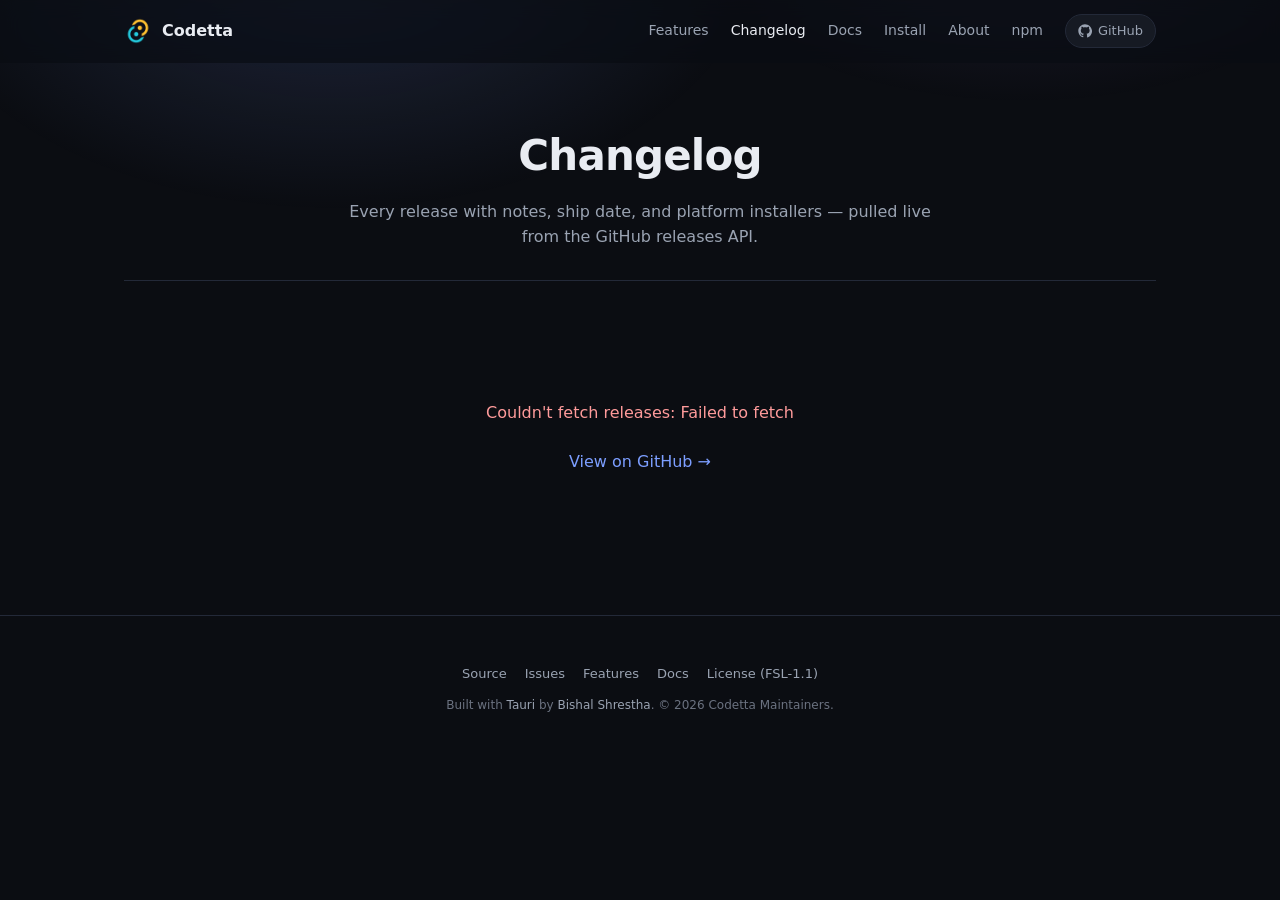
<file: changelog.html>
<!doctype html>
<html lang="en">
<head>
  <meta charset="utf-8" />
  <meta name="viewport" content="width=device-width, initial-scale=1, viewport-fit=cover" />
  <meta name="theme-color" content="#0b0d12" />
  <title>Changelog — Codetta</title>
  <meta name="description" content="Every Codetta release with notes, dates, and platform installers — pulled live from the GitHub releases API." />
  <link rel="canonical" href="https://codetta.dev/changelog.html" />
  <meta property="og:type" content="website" />
  <meta property="og:title" content="Changelog — Codetta" />
  <meta property="og:description" content="Every release with notes and installers, live from GitHub." />
  <meta property="og:url" content="https://codetta.dev/changelog.html" />
  <meta property="og:image" content="https://codetta.dev/og-image.png" />
  <meta name="twitter:card" content="summary_large_image" />
  <link rel="icon" type="image/png" sizes="512x512" href="/favicon.png" />
  <link rel="icon" type="image/x-icon" href="/favicon.ico" />
  <link rel="apple-touch-icon" sizes="512x512" href="/apple-touch-icon.png" />
  <link rel="stylesheet" href="/style.css" />
  <!-- Google tag (gtag.js) -->
  <script async src="https://www.googletagmanager.com/gtag/js?id=G-7SSVKE7H2V"></script>
  <script>
    window.dataLayer = window.dataLayer || [];
    function gtag(){dataLayer.push(arguments);}
    gtag('js', new Date());
    gtag('config', 'G-7SSVKE7H2V');
  </script>
</head>
<body>
  <div class="nav-wrap" id="navWrap">
    <div class="container">
      <nav>
        <a class="brand" href="/" aria-label="Codetta home">
          <img class="logo" src="/favicon.png" alt="" width="28" height="28" />
          Codetta
        </a>
        <span class="spacer"></span>
        <div class="nav-links">
          <a href="/features.html">Features</a>
          <a class="active" href="/changelog.html">Changelog</a>
          <a href="/docs.html">Docs</a>
          <a href="/#install">Install</a>
          <a href="/about.html">About</a>
          <a href="https://www.npmjs.com/package/codetta">npm</a>
          <a class="pill" href="https://github.com/getcodetta/codetta" rel="noopener">
            <svg viewBox="0 0 24 24" fill="currentColor" aria-hidden="true"><path d="M12 .5C5.7.5.5 5.7.5 12c0 5.1 3.3 9.4 7.8 10.9.6.1.8-.2.8-.6v-2.1c-3.2.7-3.9-1.5-3.9-1.5-.5-1.4-1.3-1.7-1.3-1.7-1.1-.7.1-.7.1-.7 1.2.1 1.8 1.2 1.8 1.2 1 1.8 2.8 1.3 3.5 1 .1-.8.4-1.3.8-1.6-2.6-.3-5.3-1.3-5.3-5.7 0-1.3.5-2.3 1.2-3.1-.1-.3-.5-1.5.1-3.2 0 0 1-.3 3.3 1.2 1-.3 2-.4 3-.4s2 .1 3 .4c2.3-1.5 3.3-1.2 3.3-1.2.6 1.7.2 2.9.1 3.2.8.8 1.2 1.9 1.2 3.1 0 4.4-2.7 5.4-5.3 5.7.4.4.8 1.1.8 2.2v3.3c0 .3.2.7.8.6 4.5-1.5 7.8-5.8 7.8-10.9C23.5 5.7 18.3.5 12 .5z"/></svg>
            GitHub
          </a>
        </div>
      </nav>
    </div>
  </div>

  <div class="container">
    <header class="page-hero">
      <h1>Changelog</h1>
      <p>Every release with notes, ship date, and platform installers — pulled live from the GitHub releases API.</p>
    </header>

    <div class="changelog-list" id="changelog">
      <div class="cl-loading">
        <span>Loading releases…</span>
      </div>
    </div>
  </div>

  <footer>
    <div class="ftr-links">
      <a href="https://github.com/getcodetta/codetta">Source</a>
      <a href="https://github.com/getcodetta/codetta/issues">Issues</a>
      <a href="/features.html">Features</a>
      <a href="/docs.html">Docs</a>
      <a href="https://github.com/getcodetta/codetta/blob/main/LICENSE">License (FSL-1.1)</a>
    </div>
    <p class="copy">Built with <a href="https://tauri.app">Tauri</a> by <a href="/about.html">Bishal Shrestha</a>. © 2026 Codetta Maintainers.</p>
  </footer>

  <script>
    (function () {
      var nav = document.getElementById('navWrap');
      var onScroll = function () {
        if (window.scrollY > 4) nav.classList.add('scrolled');
        else nav.classList.remove('scrolled');
      };
      window.addEventListener('scroll', onScroll, { passive: true });
      onScroll();
    })();

    // ---- Changelog renderer ----
    // Fetches releases from the GitHub API, marks the latest one,
    // renders body markdown to HTML (small subset: headings,
    // bullets, paragraphs, inline code, code blocks, links) and
    // attaches per-asset download links. Cached for 5 min in
    // localStorage to be polite to GitHub's 60-req/hr unauth limit.
    (function () {
      var REPO = 'getcodetta/codetta';
      var CACHE_KEY = 'codetta.changelog.v1';
      var CACHE_TTL = 5 * 60 * 1000;
      var container = document.getElementById('changelog');

      function fmt(n) {
        if (n == null || isNaN(n)) return '';
        if (n >= 1000) return (n / 1000).toFixed(1) + 'k';
        return String(n);
      }
      function fmtDate(iso) {
        try {
          var d = new Date(iso);
          return d.toLocaleDateString(undefined, {
            year: 'numeric', month: 'short', day: 'numeric',
          });
        } catch (_) { return iso; }
      }
      function escapeHtml(s) {
        return String(s).replace(/[&<>"']/g, function (c) {
          return ({ '&':'&amp;','<':'&lt;','>':'&gt;','"':'&quot;',"'":'&#39;' })[c];
        });
      }

      // Tiny markdown subset — enough for release notes that follow
      // the conventional bullets/headings/code style. We avoid
      // pulling in a real markdown library to keep the page <50 KB.
      function renderMd(md) {
        if (!md) return '<p><em>No notes for this release.</em></p>';
        var lines = md.split(/\r?\n/);
        var out = [];
        var inCode = false;
        var codeBuf = [];
        var inList = false;

        function flushList() {
          if (inList) { out.push('</ul>'); inList = false; }
        }
        function inlineFmt(s) {
          // escape, then re-introduce: code, bold, links
          s = escapeHtml(s);
          s = s.replace(/`([^`]+)`/g, '<code>$1</code>');
          s = s.replace(/\*\*([^*]+)\*\*/g, '<strong>$1</strong>');
          s = s.replace(
            /\[([^\]]+)\]\(([^)]+)\)/g,
            '<a href="$2" rel="noopener">$1</a>'
          );
          return s;
        }

        for (var i = 0; i < lines.length; i++) {
          var line = lines[i];
          if (/^```/.test(line)) {
            if (inCode) {
              flushList();
              out.push('<pre><code>' + escapeHtml(codeBuf.join('\n')) + '</code></pre>');
              codeBuf = []; inCode = false;
            } else { inCode = true; }
            continue;
          }
          if (inCode) { codeBuf.push(line); continue; }
          if (/^\s*$/.test(line)) { flushList(); continue; }
          var h = line.match(/^(#{1,6})\s+(.+)$/);
          if (h) {
            flushList();
            var lvl = Math.min(h[1].length + 2, 6); // h1 in md → h3 here
            out.push('<h' + lvl + '>' + inlineFmt(h[2]) + '</h' + lvl + '>');
            continue;
          }
          var li = line.match(/^\s*[-*+]\s+(.+)$/);
          if (li) {
            if (!inList) { out.push('<ul>'); inList = true; }
            out.push('<li>' + inlineFmt(li[1]) + '</li>');
            continue;
          }
          flushList();
          out.push('<p>' + inlineFmt(line.trim()) + '</p>');
        }
        flushList();
        if (inCode) { // unterminated fence
          out.push('<pre><code>' + escapeHtml(codeBuf.join('\n')) + '</code></pre>');
        }
        return out.join('');
      }

      function platformIcon(name) {
        var n = (name || '').toLowerCase();
        if (n.indexOf('.exe') >= 0 || n.indexOf('.msi') >= 0) return '⊞';
        if (n.indexOf('.dmg') >= 0 || n.indexOf('.app') >= 0) return '⌘';
        if (n.indexOf('.appimage') >= 0 || n.indexOf('.deb') >= 0 || n.indexOf('.rpm') >= 0) return '🐧';
        return '📦';
      }

      function render(releases) {
        if (!releases || releases.length === 0) {
          container.innerHTML = '<div class="cl-error">No releases found.</div>';
          return;
        }
        // GitHub doesn't return drafts to unauth callers; everything
        // here is published. The first one is the latest by date.
        var html = releases.map(function (r, idx) {
          var assets = (r.assets || []).filter(function (a) {
            // Hide signature + source archive artifacts; users
            // really only want the installers.
            var n = a.name.toLowerCase();
            return !/\.sig$|\.zip\.sig$|\.nsis\.zip$|\.msi\.zip$/.test(n);
          });
          return (
            '<div class="cl-entry ' + (idx === 0 ? 'cl-latest' : '') + '" id="' + escapeHtml(r.tag_name) + '">' +
              '<div class="cl-entry-head">' +
                '<h2 class="cl-entry-version">' + escapeHtml(r.tag_name) + '</h2>' +
                '<span class="cl-entry-date">' + escapeHtml(fmtDate(r.published_at)) + '</span>' +
              '</div>' +
              (r.name && r.name !== r.tag_name && r.name !== 'Codetta ' + r.tag_name
                ? '<p class="cl-entry-title">' + escapeHtml(r.name) + '</p>' : '') +
              '<div class="cl-entry-body">' + renderMd(r.body || '') + '</div>' +
              (assets.length > 0
                ? '<div class="cl-entry-assets">' +
                    assets.map(function (a) {
                      return (
                        '<a href="' + escapeHtml(a.browser_download_url) + '" rel="noopener" title="' +
                        escapeHtml(a.name) + (a.download_count ? ' · ' + a.download_count + ' downloads' : '') +
                        '"><span>' + platformIcon(a.name) + '</span> ' +
                        escapeHtml(a.name) +
                        (a.download_count ? ' <span style="color:var(--fg-mute)">· ' + fmt(a.download_count) + '</span>' : '') +
                        '</a>'
                      );
                    }).join('') +
                  '</div>'
                : '') +
            '</div>'
          );
        }).join('');
        container.innerHTML = html;
      }

      function loadCached() {
        try {
          var raw = localStorage.getItem(CACHE_KEY);
          if (!raw) return null;
          var parsed = JSON.parse(raw);
          if (Date.now() - parsed.fetchedAt > CACHE_TTL) return null;
          return parsed.releases;
        } catch (_) { return null; }
      }
      function saveCached(releases) {
        try {
          localStorage.setItem(CACHE_KEY, JSON.stringify({
            releases: releases, fetchedAt: Date.now(),
          }));
        } catch (_) {}
      }

      var cached = loadCached();
      if (cached) render(cached);

      fetch('https://api.github.com/repos/' + REPO + '/releases?per_page=30', {
        headers: { 'Accept': 'application/vnd.github+json' },
      })
        .then(function (r) {
          if (!r.ok) throw new Error('HTTP ' + r.status);
          return r.json();
        })
        .then(function (releases) {
          render(releases);
          saveCached(releases);
        })
        .catch(function (e) {
          if (!cached) {
            container.innerHTML =
              '<div class="cl-error">' +
              'Couldn\'t fetch releases: ' + escapeHtml(e.message) +
              '<br /><br />' +
              '<a href="https://github.com/' + REPO + '/releases" rel="noopener">View on GitHub →</a>' +
              '</div>';
          }
        });
    })();
  </script>
</body>
</html>
</file>
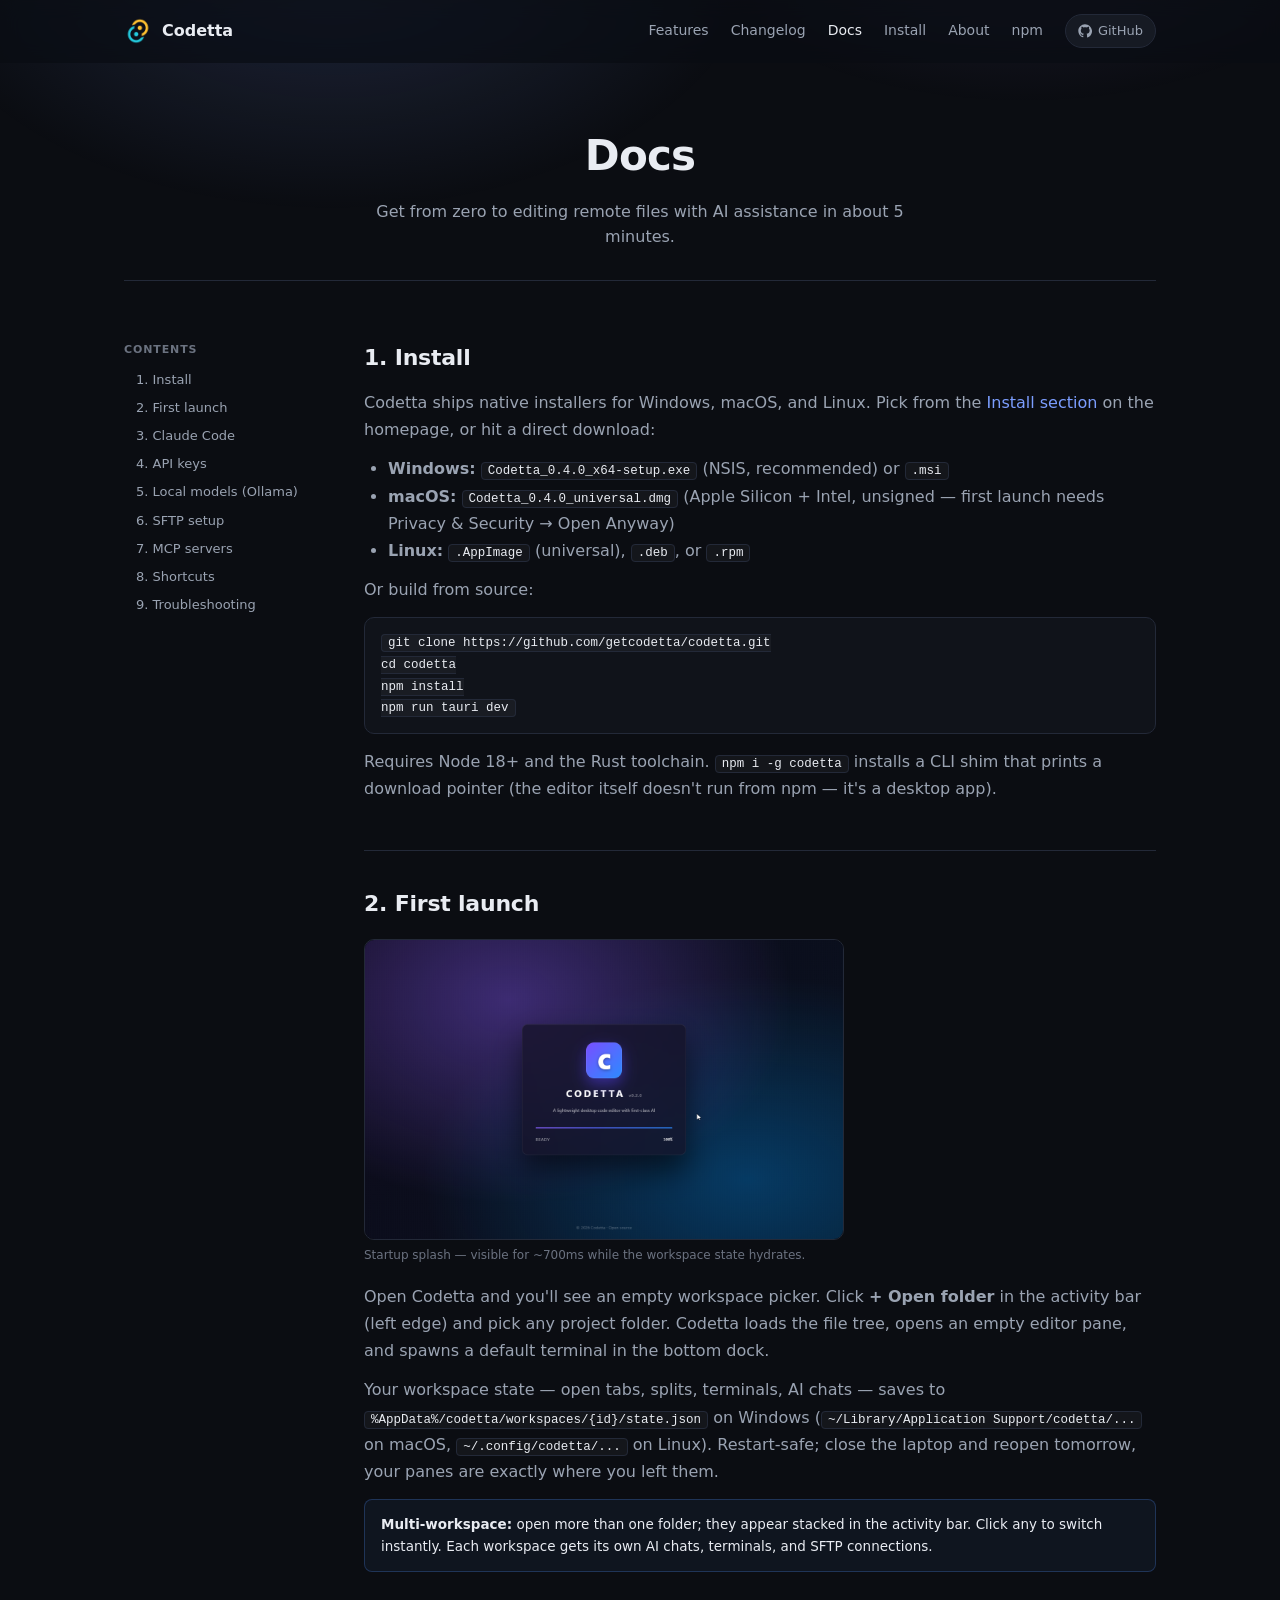
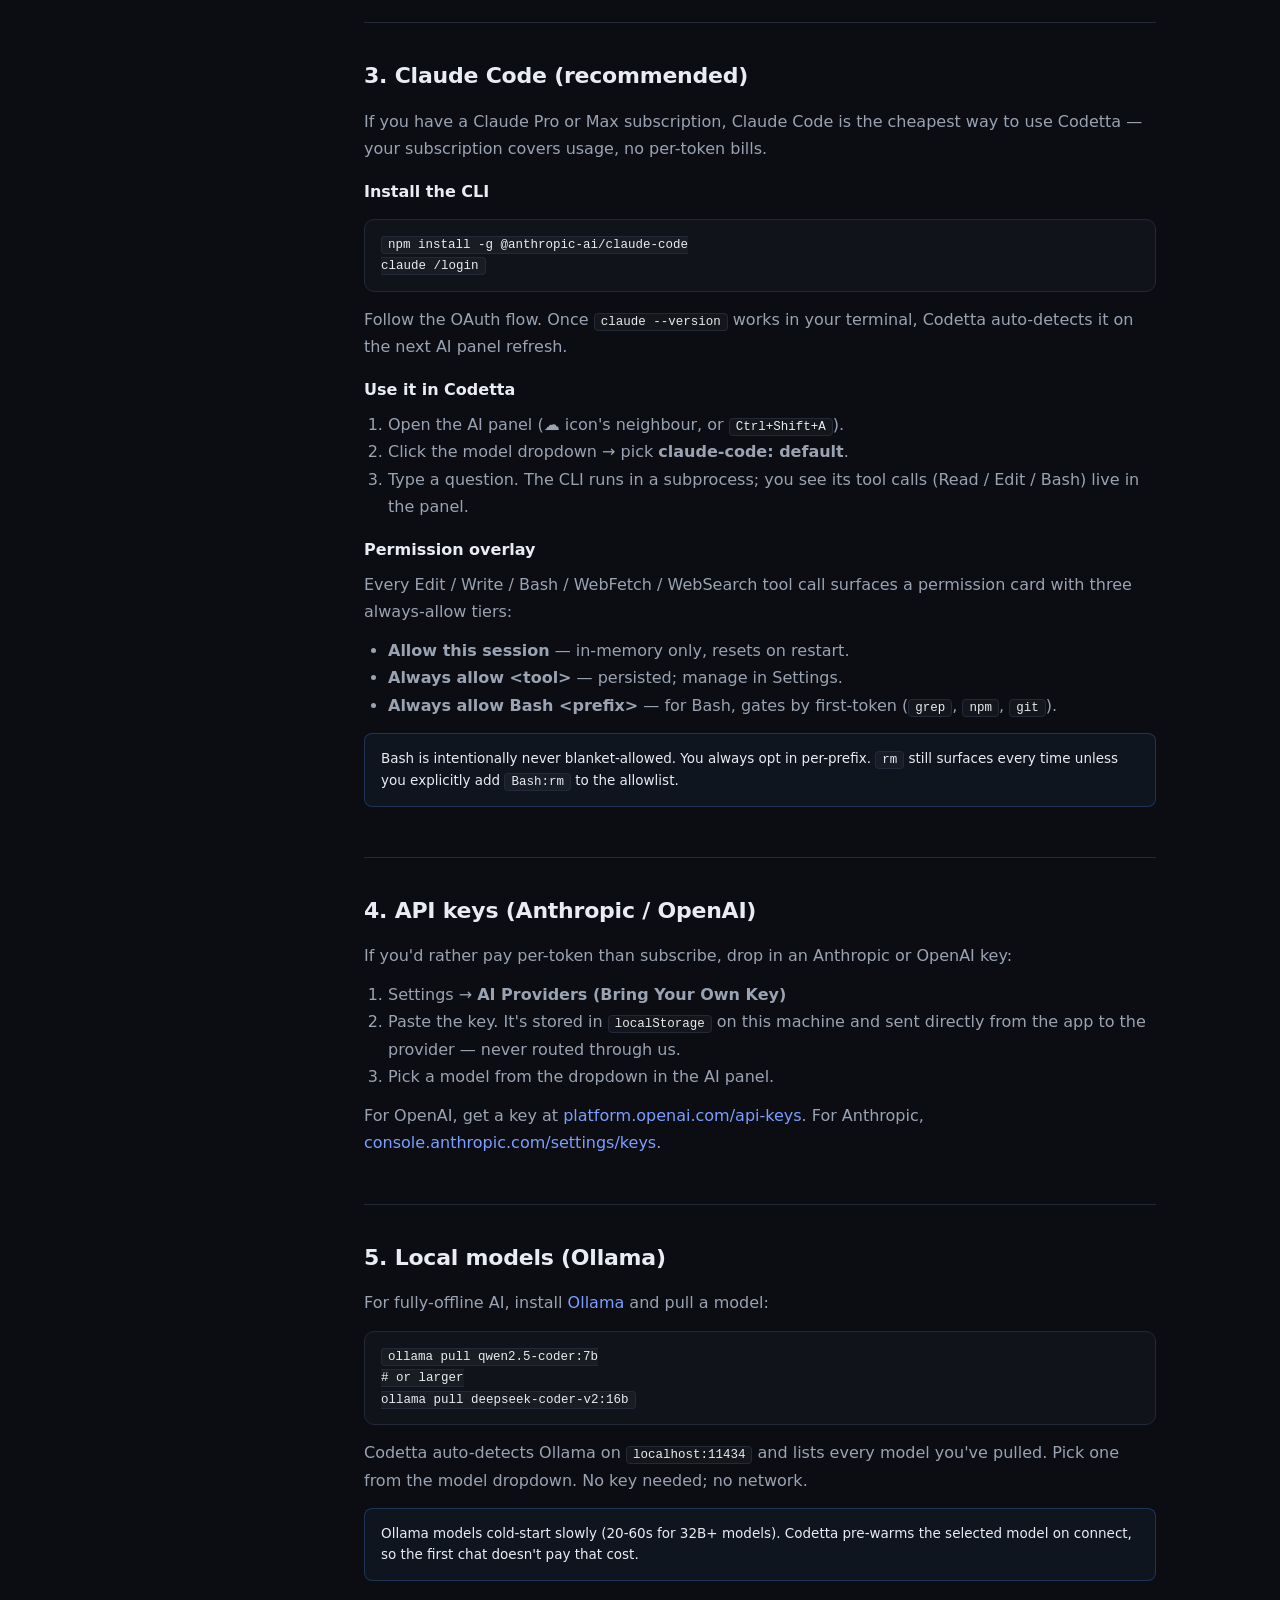
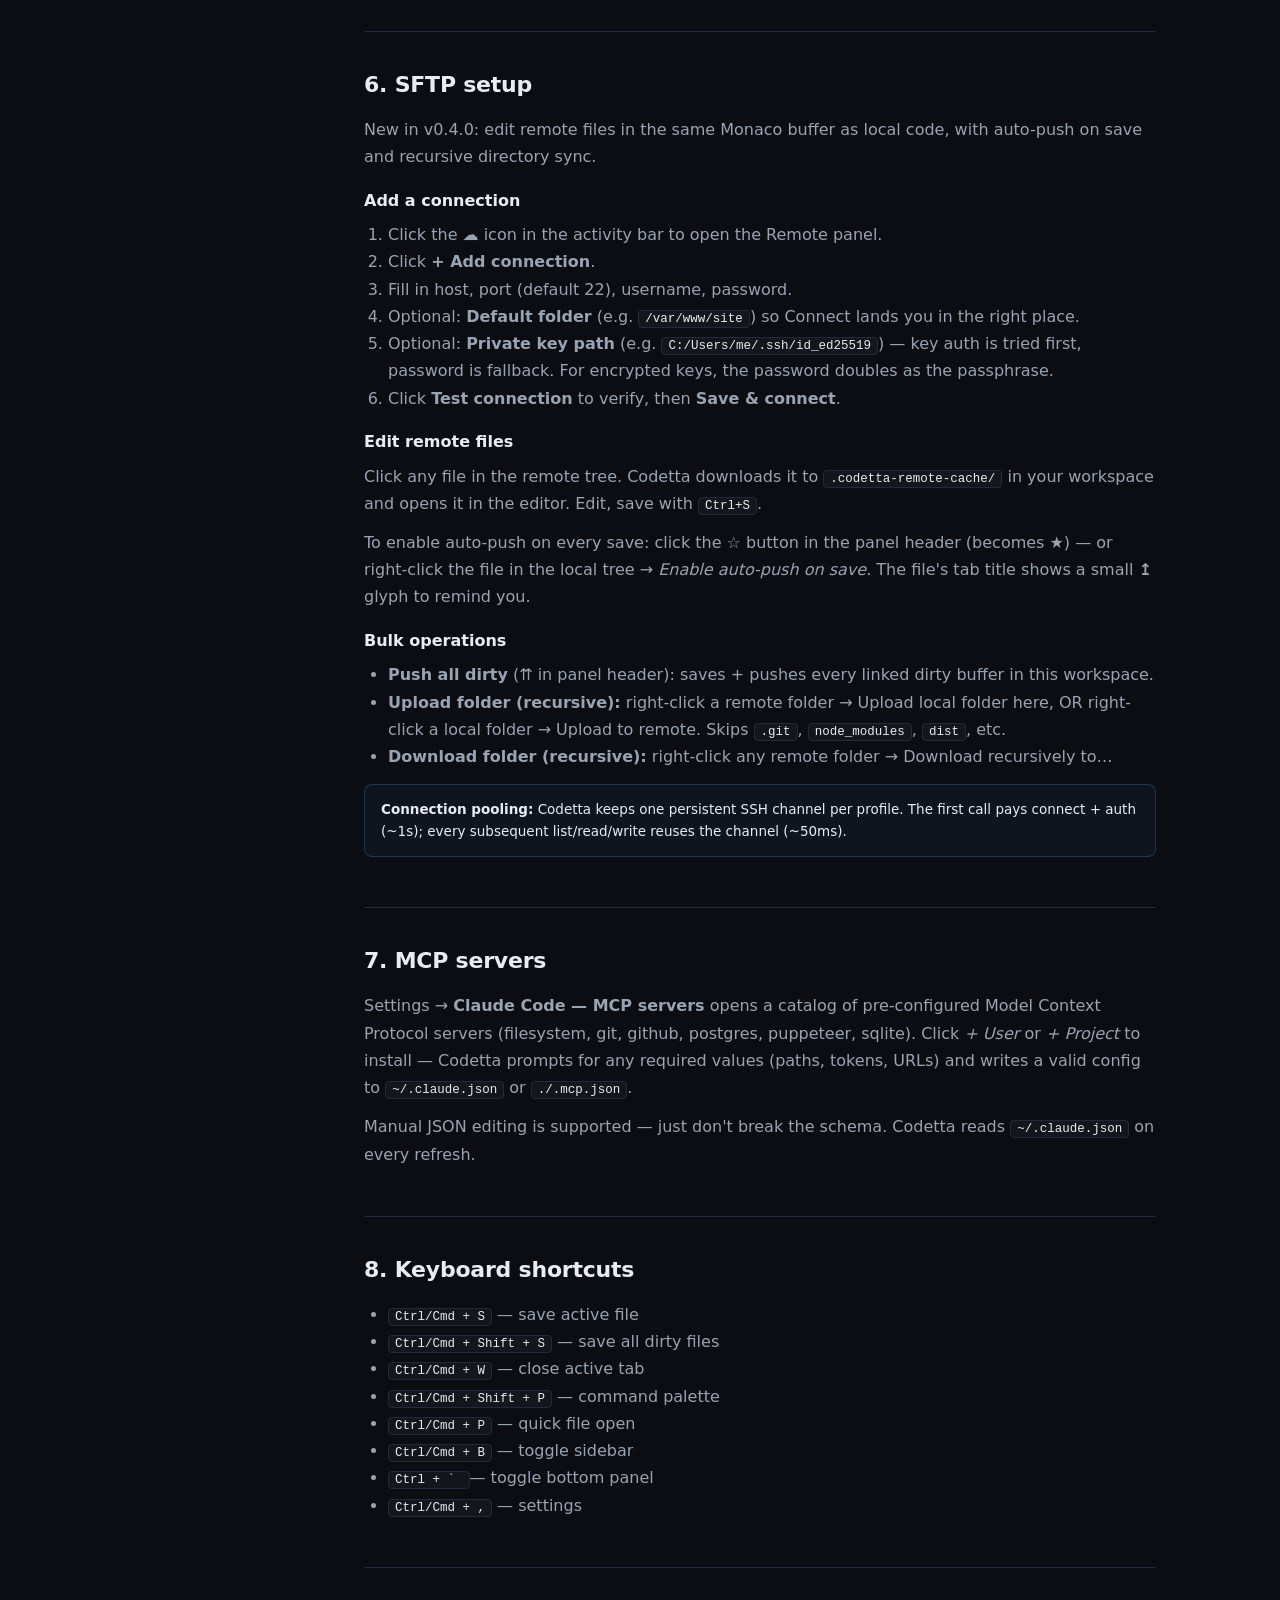
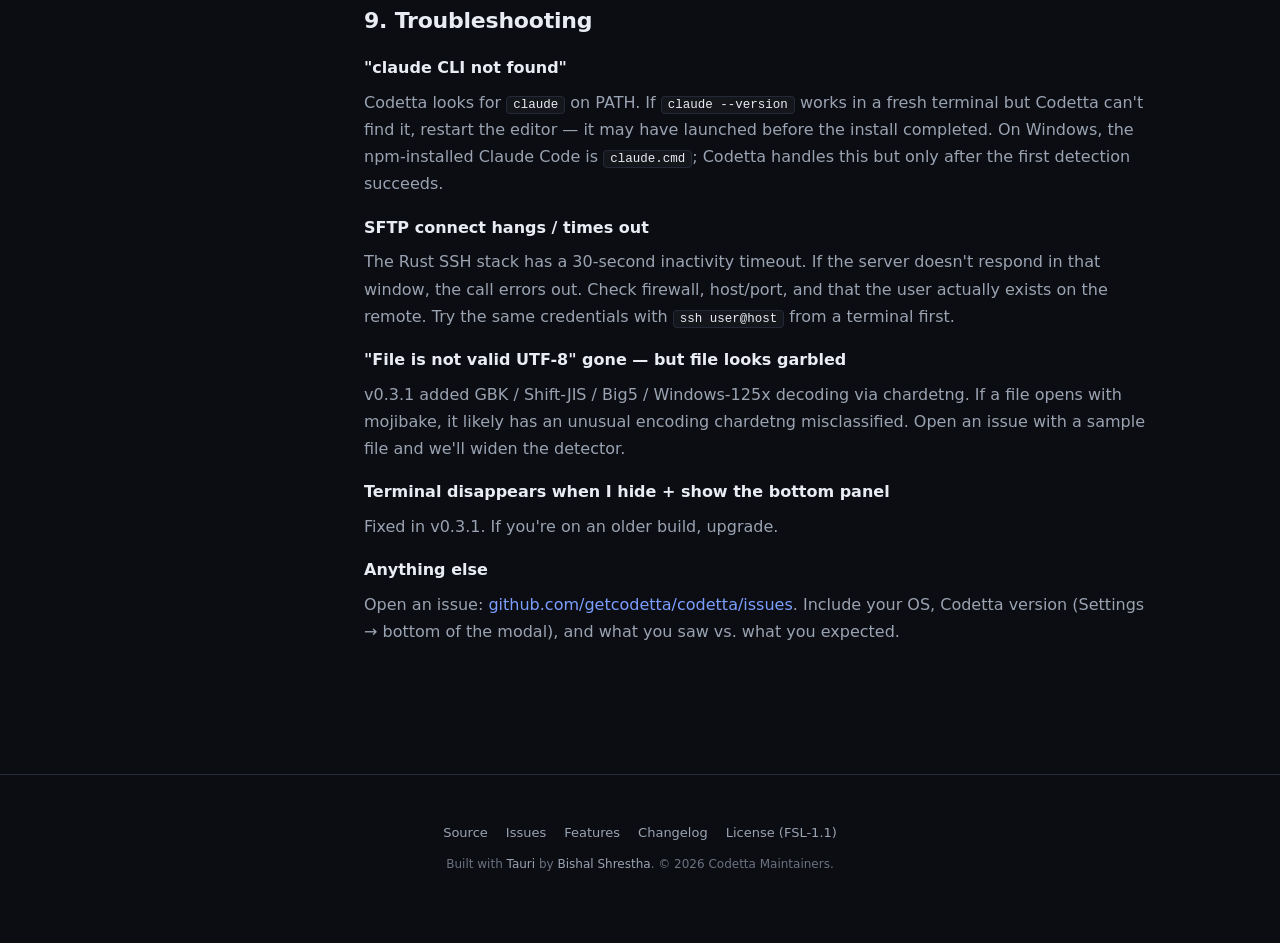
<file: docs.html>
<!doctype html>
<html lang="en">
<head>
  <meta charset="utf-8" />
  <meta name="viewport" content="width=device-width, initial-scale=1, viewport-fit=cover" />
  <meta name="theme-color" content="#0b0d12" />
  <title>Docs — Codetta</title>
  <meta name="description" content="Get started with Codetta: install, set up your AI provider, and configure SFTP for editing remote files." />
  <link rel="canonical" href="https://codetta.dev/docs.html" />
  <meta property="og:type" content="website" />
  <meta property="og:title" content="Docs — Codetta" />
  <meta property="og:description" content="Install, AI providers, SFTP, MCP — everything you need to get going." />
  <meta property="og:url" content="https://codetta.dev/docs.html" />
  <meta property="og:image" content="https://codetta.dev/og-image.png" />
  <meta name="twitter:card" content="summary_large_image" />
  <link rel="icon" type="image/png" sizes="512x512" href="/favicon.png" />
  <link rel="icon" type="image/x-icon" href="/favicon.ico" />
  <link rel="apple-touch-icon" sizes="512x512" href="/apple-touch-icon.png" />
  <link rel="stylesheet" href="/style.css" />
  <!-- Google tag (gtag.js) -->
  <script async src="https://www.googletagmanager.com/gtag/js?id=G-7SSVKE7H2V"></script>
  <script>
    window.dataLayer = window.dataLayer || [];
    function gtag(){dataLayer.push(arguments);}
    gtag('js', new Date());
    gtag('config', 'G-7SSVKE7H2V');
  </script>
</head>
<body>
  <div class="nav-wrap" id="navWrap">
    <div class="container">
      <nav>
        <a class="brand" href="/" aria-label="Codetta home">
          <img class="logo" src="/favicon.png" alt="" width="28" height="28" />
          Codetta
        </a>
        <span class="spacer"></span>
        <div class="nav-links">
          <a href="/features.html">Features</a>
          <a href="/changelog.html">Changelog</a>
          <a class="active" href="/docs.html">Docs</a>
          <a href="/#install">Install</a>
          <a href="/about.html">About</a>
          <a href="https://www.npmjs.com/package/codetta">npm</a>
          <a class="pill" href="https://github.com/getcodetta/codetta" rel="noopener">
            <svg viewBox="0 0 24 24" fill="currentColor" aria-hidden="true"><path d="M12 .5C5.7.5.5 5.7.5 12c0 5.1 3.3 9.4 7.8 10.9.6.1.8-.2.8-.6v-2.1c-3.2.7-3.9-1.5-3.9-1.5-.5-1.4-1.3-1.7-1.3-1.7-1.1-.7.1-.7.1-.7 1.2.1 1.8 1.2 1.8 1.2 1 1.8 2.8 1.3 3.5 1 .1-.8.4-1.3.8-1.6-2.6-.3-5.3-1.3-5.3-5.7 0-1.3.5-2.3 1.2-3.1-.1-.3-.5-1.5.1-3.2 0 0 1-.3 3.3 1.2 1-.3 2-.4 3-.4s2 .1 3 .4c2.3-1.5 3.3-1.2 3.3-1.2.6 1.7.2 2.9.1 3.2.8.8 1.2 1.9 1.2 3.1 0 4.4-2.7 5.4-5.3 5.7.4.4.8 1.1.8 2.2v3.3c0 .3.2.7.8.6 4.5-1.5 7.8-5.8 7.8-10.9C23.5 5.7 18.3.5 12 .5z"/></svg>
            GitHub
          </a>
        </div>
      </nav>
    </div>
  </div>

  <div class="container">
    <header class="page-hero">
      <h1>Docs</h1>
      <p>Get from zero to editing remote files with AI assistance in about 5 minutes.</p>
    </header>

    <div class="docs-layout">
      <aside class="docs-toc">
        <div class="docs-toc-title">Contents</div>
        <a href="#install">1. Install</a>
        <a href="#first-launch">2. First launch</a>
        <a href="#claude-code">3. Claude Code</a>
        <a href="#api-keys">4. API keys</a>
        <a href="#ollama">5. Local models (Ollama)</a>
        <a href="#sftp">6. SFTP setup</a>
        <a href="#mcp">7. MCP servers</a>
        <a href="#shortcuts">8. Shortcuts</a>
        <a href="#troubleshooting">9. Troubleshooting</a>
      </aside>

      <main class="docs-content">

        <section id="install">
          <h2>1. Install</h2>
          <p>Codetta ships native installers for Windows, macOS, and Linux. Pick from the <a href="/#install">Install section</a> on the homepage, or hit a direct download:</p>
          <ul>
            <li><strong>Windows:</strong> <code>Codetta_0.4.0_x64-setup.exe</code> (NSIS, recommended) or <code>.msi</code></li>
            <li><strong>macOS:</strong> <code>Codetta_0.4.0_universal.dmg</code> (Apple Silicon + Intel, unsigned — first launch needs Privacy &amp; Security → Open Anyway)</li>
            <li><strong>Linux:</strong> <code>.AppImage</code> (universal), <code>.deb</code>, or <code>.rpm</code></li>
          </ul>
          <p>Or build from source:</p>
<pre><code>git clone https://github.com/getcodetta/codetta.git
cd codetta
npm install
npm run tauri dev</code></pre>
          <p>Requires Node 18+ and the Rust toolchain. <code>npm i -g codetta</code> installs a CLI shim that prints a download pointer (the editor itself doesn't run from npm — it's a desktop app).</p>
        </section>

        <section id="first-launch">
          <h2>2. First launch</h2>
          <div class="docs-shot">
            <a href="/screenshots/codetta_splash.png" target="_blank" rel="noopener">
              <img
                src="/screenshots/codetta_splash.png"
                alt="Codetta startup splash with the brand monogram, wordmark, version, and a slim progress bar"
                loading="lazy"
                decoding="async"
              />
            </a>
            <span class="docs-shot-caption">Startup splash — visible for ~700ms while the workspace state hydrates.</span>
          </div>
          <p>Open Codetta and you'll see an empty workspace picker. Click <strong>+ Open folder</strong> in the activity bar (left edge) and pick any project folder. Codetta loads the file tree, opens an empty editor pane, and spawns a default terminal in the bottom dock.</p>
          <p>Your workspace state — open tabs, splits, terminals, AI chats — saves to <code>%AppData%/codetta/workspaces/{id}/state.json</code> on Windows (<code>~/Library/Application Support/codetta/...</code> on macOS, <code>~/.config/codetta/...</code> on Linux). Restart-safe; close the laptop and reopen tomorrow, your panes are exactly where you left them.</p>
          <div class="docs-callout">
            <strong>Multi-workspace:</strong> open more than one folder; they appear stacked in the activity bar. Click any to switch instantly. Each workspace gets its own AI chats, terminals, and SFTP connections.
          </div>
        </section>

        <section id="claude-code">
          <h2>3. Claude Code (recommended)</h2>
          <p>If you have a Claude Pro or Max subscription, Claude Code is the cheapest way to use Codetta — your subscription covers usage, no per-token bills.</p>
          <h3>Install the CLI</h3>
<pre><code>npm install -g @anthropic-ai/claude-code
claude /login</code></pre>
          <p>Follow the OAuth flow. Once <code>claude --version</code> works in your terminal, Codetta auto-detects it on the next AI panel refresh.</p>
          <h3>Use it in Codetta</h3>
          <ol>
            <li>Open the AI panel (☁ icon's neighbour, or <code>Ctrl+Shift+A</code>).</li>
            <li>Click the model dropdown → pick <strong>claude-code: default</strong>.</li>
            <li>Type a question. The CLI runs in a subprocess; you see its tool calls (Read / Edit / Bash) live in the panel.</li>
          </ol>
          <h3>Permission overlay</h3>
          <p>Every Edit / Write / Bash / WebFetch / WebSearch tool call surfaces a permission card with three always-allow tiers:</p>
          <ul>
            <li><strong>Allow this session</strong> — in-memory only, resets on restart.</li>
            <li><strong>Always allow &lt;tool&gt;</strong> — persisted; manage in Settings.</li>
            <li><strong>Always allow Bash &lt;prefix&gt;</strong> — for Bash, gates by first-token (<code>grep</code>, <code>npm</code>, <code>git</code>).</li>
          </ul>
          <div class="docs-callout">
            Bash is intentionally never blanket-allowed. You always opt in per-prefix. <code>rm</code> still surfaces every time unless you explicitly add <code>Bash:rm</code> to the allowlist.
          </div>
        </section>

        <section id="api-keys">
          <h2>4. API keys (Anthropic / OpenAI)</h2>
          <p>If you'd rather pay per-token than subscribe, drop in an Anthropic or OpenAI key:</p>
          <ol>
            <li>Settings → <strong>AI Providers (Bring Your Own Key)</strong></li>
            <li>Paste the key. It's stored in <code>localStorage</code> on this machine and sent directly from the app to the provider — never routed through us.</li>
            <li>Pick a model from the dropdown in the AI panel.</li>
          </ol>
          <p>For OpenAI, get a key at <a href="https://platform.openai.com/api-keys">platform.openai.com/api-keys</a>. For Anthropic, <a href="https://console.anthropic.com/settings/keys">console.anthropic.com/settings/keys</a>.</p>
        </section>

        <section id="ollama">
          <h2>5. Local models (Ollama)</h2>
          <p>For fully-offline AI, install <a href="https://ollama.com">Ollama</a> and pull a model:</p>
<pre><code>ollama pull qwen2.5-coder:7b
# or larger
ollama pull deepseek-coder-v2:16b</code></pre>
          <p>Codetta auto-detects Ollama on <code>localhost:11434</code> and lists every model you've pulled. Pick one from the model dropdown. No key needed; no network.</p>
          <div class="docs-callout">
            Ollama models cold-start slowly (20-60s for 32B+ models). Codetta pre-warms the selected model on connect, so the first chat doesn't pay that cost.
          </div>
        </section>

        <section id="sftp">
          <h2>6. SFTP setup</h2>
          <p>New in v0.4.0: edit remote files in the same Monaco buffer as local code, with auto-push on save and recursive directory sync.</p>
          <h3>Add a connection</h3>
          <ol>
            <li>Click the <strong>☁</strong> icon in the activity bar to open the Remote panel.</li>
            <li>Click <strong>+ Add connection</strong>.</li>
            <li>Fill in host, port (default 22), username, password.</li>
            <li>Optional: <strong>Default folder</strong> (e.g. <code>/var/www/site</code>) so Connect lands you in the right place.</li>
            <li>Optional: <strong>Private key path</strong> (e.g. <code>C:/Users/me/.ssh/id_ed25519</code>) — key auth is tried first, password is fallback. For encrypted keys, the password doubles as the passphrase.</li>
            <li>Click <strong>Test connection</strong> to verify, then <strong>Save &amp; connect</strong>.</li>
          </ol>
          <h3>Edit remote files</h3>
          <p>Click any file in the remote tree. Codetta downloads it to <code>.codetta-remote-cache/</code> in your workspace and opens it in the editor. Edit, save with <code>Ctrl+S</code>.</p>
          <p>To enable auto-push on every save: click the <strong>☆</strong> button in the panel header (becomes ★) — or right-click the file in the local tree → <em>Enable auto-push on save</em>. The file's tab title shows a small <strong>↥</strong> glyph to remind you.</p>
          <h3>Bulk operations</h3>
          <ul>
            <li><strong>Push all dirty</strong> (⇈ in panel header): saves + pushes every linked dirty buffer in this workspace.</li>
            <li><strong>Upload folder (recursive):</strong> right-click a remote folder → Upload local folder here, OR right-click a local folder → Upload to remote. Skips <code>.git</code>, <code>node_modules</code>, <code>dist</code>, etc.</li>
            <li><strong>Download folder (recursive):</strong> right-click any remote folder → Download recursively to…</li>
          </ul>
          <div class="docs-callout">
            <strong>Connection pooling:</strong> Codetta keeps one persistent SSH channel per profile. The first call pays connect + auth (~1s); every subsequent list/read/write reuses the channel (~50ms).
          </div>
        </section>

        <section id="mcp">
          <h2>7. MCP servers</h2>
          <p>Settings → <strong>Claude Code — MCP servers</strong> opens a catalog of pre-configured Model Context Protocol servers (filesystem, git, github, postgres, puppeteer, sqlite). Click <em>+ User</em> or <em>+ Project</em> to install — Codetta prompts for any required values (paths, tokens, URLs) and writes a valid config to <code>~/.claude.json</code> or <code>./.mcp.json</code>.</p>
          <p>Manual JSON editing is supported — just don't break the schema. Codetta reads <code>~/.claude.json</code> on every refresh.</p>
        </section>

        <section id="shortcuts">
          <h2>8. Keyboard shortcuts</h2>
          <ul>
            <li><code>Ctrl/Cmd + S</code> — save active file</li>
            <li><code>Ctrl/Cmd + Shift + S</code> — save all dirty files</li>
            <li><code>Ctrl/Cmd + W</code> — close active tab</li>
            <li><code>Ctrl/Cmd + Shift + P</code> — command palette</li>
            <li><code>Ctrl/Cmd + P</code> — quick file open</li>
            <li><code>Ctrl/Cmd + B</code> — toggle sidebar</li>
            <li><code>Ctrl + ` </code> — toggle bottom panel</li>
            <li><code>Ctrl/Cmd + ,</code> — settings</li>
          </ul>
        </section>

        <section id="troubleshooting">
          <h2>9. Troubleshooting</h2>
          <h3>"claude CLI not found"</h3>
          <p>Codetta looks for <code>claude</code> on PATH. If <code>claude --version</code> works in a fresh terminal but Codetta can't find it, restart the editor — it may have launched before the install completed. On Windows, the npm-installed Claude Code is <code>claude.cmd</code>; Codetta handles this but only after the first detection succeeds.</p>
          <h3>SFTP connect hangs / times out</h3>
          <p>The Rust SSH stack has a 30-second inactivity timeout. If the server doesn't respond in that window, the call errors out. Check firewall, host/port, and that the user actually exists on the remote. Try the same credentials with <code>ssh user@host</code> from a terminal first.</p>
          <h3>"File is not valid UTF-8" gone — but file looks garbled</h3>
          <p>v0.3.1 added GBK / Shift-JIS / Big5 / Windows-125x decoding via chardetng. If a file opens with mojibake, it likely has an unusual encoding chardetng misclassified. Open an issue with a sample file and we'll widen the detector.</p>
          <h3>Terminal disappears when I hide + show the bottom panel</h3>
          <p>Fixed in v0.3.1. If you're on an older build, upgrade.</p>
          <h3>Anything else</h3>
          <p>Open an issue: <a href="https://github.com/getcodetta/codetta/issues">github.com/getcodetta/codetta/issues</a>. Include your OS, Codetta version (Settings → bottom of the modal), and what you saw vs. what you expected.</p>
        </section>

      </main>
    </div>
  </div>

  <footer>
    <div class="ftr-links">
      <a href="https://github.com/getcodetta/codetta">Source</a>
      <a href="https://github.com/getcodetta/codetta/issues">Issues</a>
      <a href="/features.html">Features</a>
      <a href="/changelog.html">Changelog</a>
      <a href="https://github.com/getcodetta/codetta/blob/main/LICENSE">License (FSL-1.1)</a>
    </div>
    <p class="copy">Built with <a href="https://tauri.app">Tauri</a> by <a href="/about.html">Bishal Shrestha</a>. © 2026 Codetta Maintainers.</p>
  </footer>

  <script>
    (function () {
      var nav = document.getElementById('navWrap');
      var onScroll = function () {
        if (window.scrollY > 4) nav.classList.add('scrolled');
        else nav.classList.remove('scrolled');
      };
      window.addEventListener('scroll', onScroll, { passive: true });
      onScroll();
    })();
  </script>
</body>
</html>
</file>
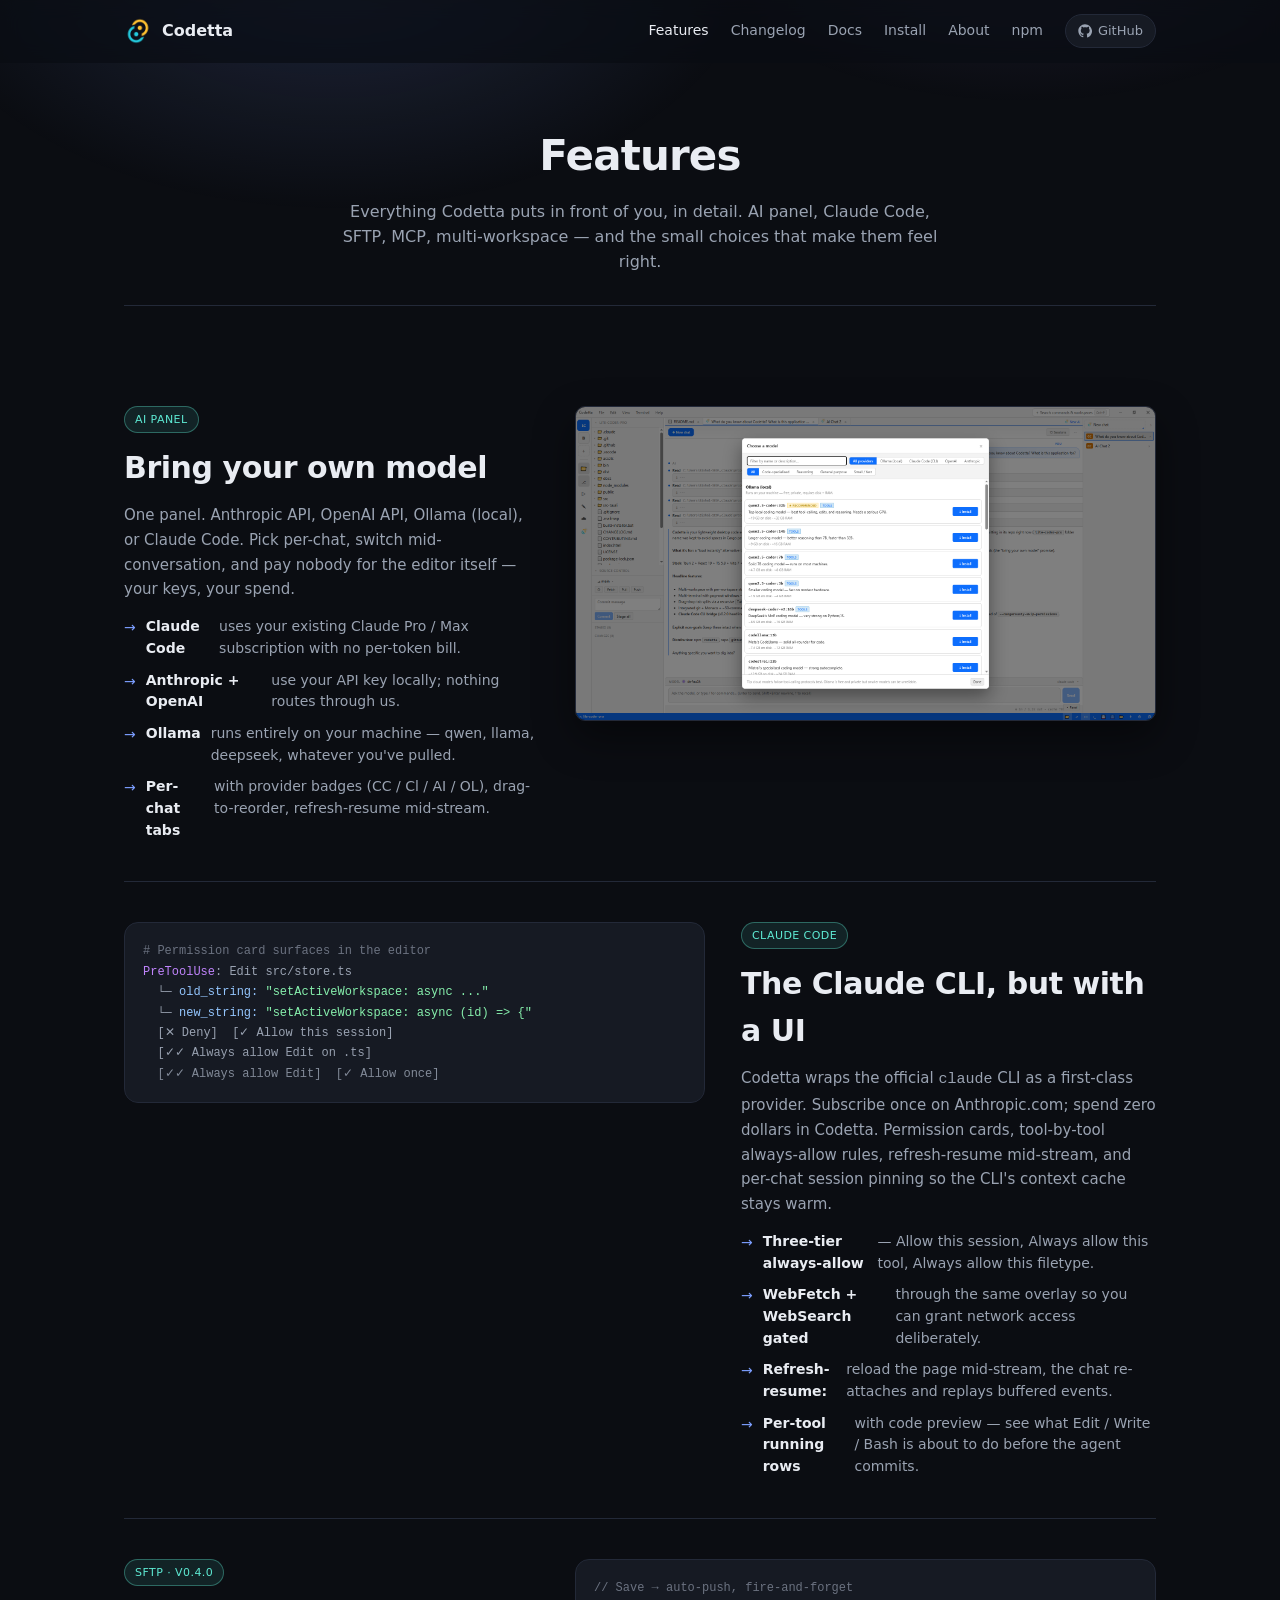
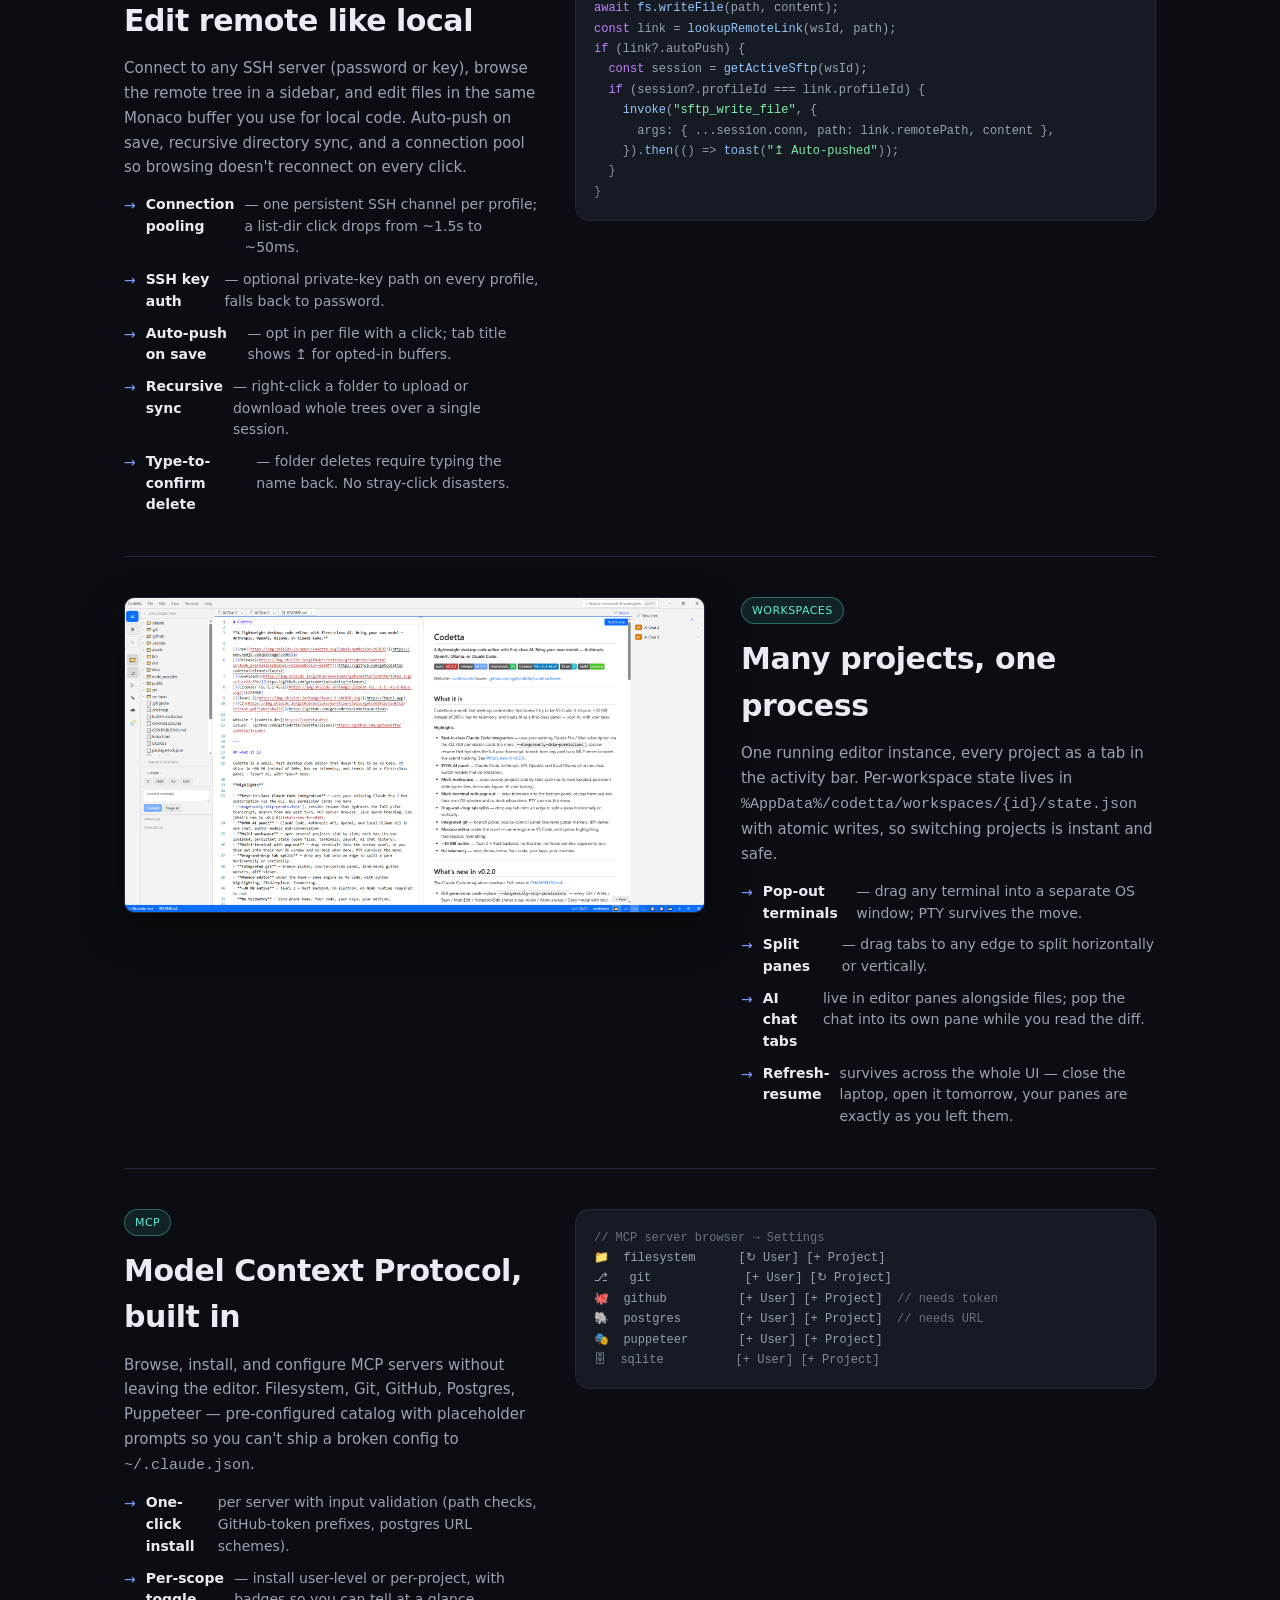
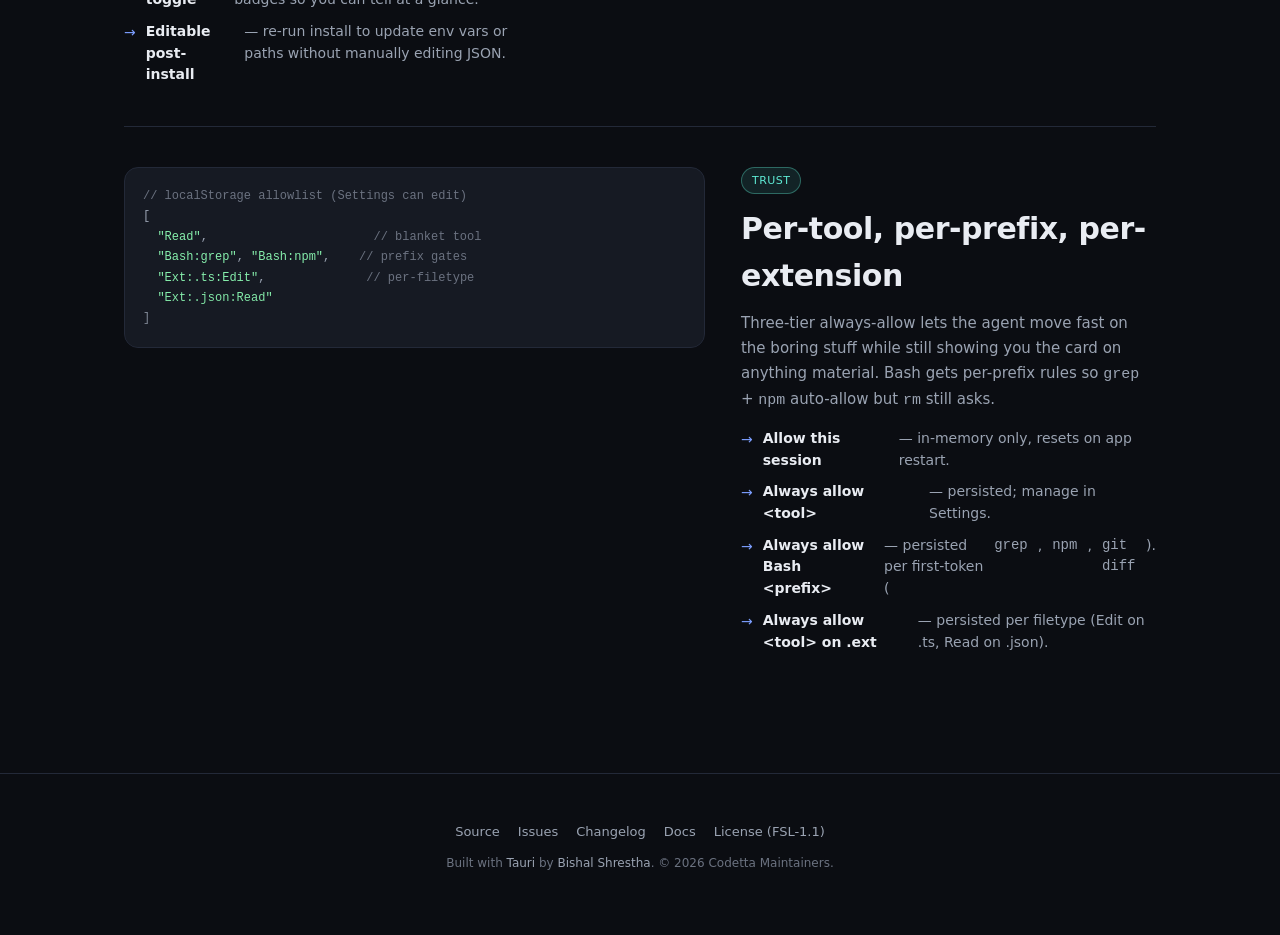
<file: features.html>
<!doctype html>
<html lang="en">
<head>
  <meta charset="utf-8" />
  <meta name="viewport" content="width=device-width, initial-scale=1, viewport-fit=cover" />
  <meta name="theme-color" content="#0b0d12" />
  <title>Features — Codetta</title>
  <meta name="description" content="A deep look at Codetta's features: BYOK AI panel, Claude Code integration, SFTP with auto-push, multi-workspace, MCP servers, and the per-tool permission model." />
  <link rel="canonical" href="https://codetta.dev/features.html" />
  <meta property="og:type" content="website" />
  <meta property="og:title" content="Features — Codetta" />
  <meta property="og:description" content="BYOK AI panel, Claude Code, SFTP edit-on-save, multi-workspace, MCP, per-tool permissions." />
  <meta property="og:url" content="https://codetta.dev/features.html" />
  <meta property="og:image" content="https://codetta.dev/og-image.png" />
  <meta name="twitter:card" content="summary_large_image" />
  <link rel="icon" type="image/png" sizes="512x512" href="/favicon.png" />
  <link rel="icon" type="image/x-icon" href="/favicon.ico" />
  <link rel="apple-touch-icon" sizes="512x512" href="/apple-touch-icon.png" />
  <link rel="stylesheet" href="/style.css" />
  <!-- Google tag (gtag.js) -->
  <script async src="https://www.googletagmanager.com/gtag/js?id=G-7SSVKE7H2V"></script>
  <script>
    window.dataLayer = window.dataLayer || [];
    function gtag(){dataLayer.push(arguments);}
    gtag('js', new Date());
    gtag('config', 'G-7SSVKE7H2V');
  </script>
</head>
<body>
  <div class="nav-wrap" id="navWrap">
    <div class="container">
      <nav>
        <a class="brand" href="/" aria-label="Codetta home">
          <img class="logo" src="/favicon.png" alt="" width="28" height="28" />
          Codetta
        </a>
        <span class="spacer"></span>
        <div class="nav-links">
          <a class="active" href="/features.html">Features</a>
          <a href="/changelog.html">Changelog</a>
          <a href="/docs.html">Docs</a>
          <a href="/#install">Install</a>
          <a href="/about.html">About</a>
          <a href="https://www.npmjs.com/package/codetta">npm</a>
          <a class="pill" href="https://github.com/getcodetta/codetta" rel="noopener">
            <svg viewBox="0 0 24 24" fill="currentColor" aria-hidden="true"><path d="M12 .5C5.7.5.5 5.7.5 12c0 5.1 3.3 9.4 7.8 10.9.6.1.8-.2.8-.6v-2.1c-3.2.7-3.9-1.5-3.9-1.5-.5-1.4-1.3-1.7-1.3-1.7-1.1-.7.1-.7.1-.7 1.2.1 1.8 1.2 1.8 1.2 1 1.8 2.8 1.3 3.5 1 .1-.8.4-1.3.8-1.6-2.6-.3-5.3-1.3-5.3-5.7 0-1.3.5-2.3 1.2-3.1-.1-.3-.5-1.5.1-3.2 0 0 1-.3 3.3 1.2 1-.3 2-.4 3-.4s2 .1 3 .4c2.3-1.5 3.3-1.2 3.3-1.2.6 1.7.2 2.9.1 3.2.8.8 1.2 1.9 1.2 3.1 0 4.4-2.7 5.4-5.3 5.7.4.4.8 1.1.8 2.2v3.3c0 .3.2.7.8.6 4.5-1.5 7.8-5.8 7.8-10.9C23.5 5.7 18.3.5 12 .5z"/></svg>
            GitHub
          </a>
        </div>
      </nav>
    </div>
  </div>

  <div class="container">
    <header class="page-hero">
      <h1>Features</h1>
      <p>Everything Codetta puts in front of you, in detail. AI panel, Claude Code, SFTP, MCP, multi-workspace — and the small choices that make them feel right.</p>
    </header>

    <div class="deep-features">

      <!-- 1. BYOK AI panel -->
      <div class="deep-feature" id="ai">
        <div class="deep-meta">
          <span class="deep-tag">AI Panel</span>
          <h2>Bring your own model</h2>
          <p>
            One panel. Anthropic API, OpenAI API, Ollama (local), or Claude Code. Pick per-chat, switch mid-conversation, and pay nobody for the editor itself — your keys, your spend.
          </p>
          <ul>
            <li><strong>Claude Code</strong> uses your existing Claude Pro / Max subscription with no per-token bill.</li>
            <li><strong>Anthropic + OpenAI</strong> use your API key locally; nothing routes through us.</li>
            <li><strong>Ollama</strong> runs entirely on your machine — qwen, llama, deepseek, whatever you've pulled.</li>
            <li><strong>Per-chat tabs</strong> with provider badges (CC / Cl / AI / OL), drag-to-reorder, refresh-resume mid-stream.</li>
          </ul>
        </div>
        <div class="deep-visual deep-visual-img">
          <a href="/screenshots/codetta_models_list.png" target="_blank" rel="noopener">
            <img
              src="/screenshots/codetta_models_list.png"
              alt="Codetta's model browser modal showing All providers / Local (Ollama) / Reasoning / General-purpose / Coder tabs, with installed Ollama models (qwen3, gpt-oss, deepseek-r1, codellama) and an Install button per model"
              loading="lazy"
              decoding="async"
            />
          </a>
        </div>
      </div>

      <!-- 2. Claude Code integration -->
      <div class="deep-feature reverse" id="claude">
        <div class="deep-meta">
          <span class="deep-tag">Claude Code</span>
          <h2>The Claude CLI, but with a UI</h2>
          <p>
            Codetta wraps the official <code>claude</code> CLI as a first-class provider. Subscribe once on Anthropic.com; spend zero dollars in Codetta. Permission cards, tool-by-tool always-allow rules, refresh-resume mid-stream, and per-chat session pinning so the CLI's context cache stays warm.
          </p>
          <ul>
            <li><strong>Three-tier always-allow</strong> — Allow this session, Always allow this tool, Always allow this filetype.</li>
            <li><strong>WebFetch + WebSearch gated</strong> through the same overlay so you can grant network access deliberately.</li>
            <li><strong>Refresh-resume:</strong> reload the page mid-stream, the chat re-attaches and replays buffered events.</li>
            <li><strong>Per-tool running rows</strong> with code preview — see what Edit / Write / Bash is about to do before the agent commits.</li>
          </ul>
        </div>
        <div class="deep-visual">
<span class="v-line"><span class="v-comment"># Permission card surfaces in the editor</span></span>
<span class="v-line"><span class="v-key">PreToolUse</span>: Edit src/store.ts</span>
<span class="v-line">  └─ <span class="v-fn">old_string:</span> <span class="v-str">"setActiveWorkspace: async ..."</span></span>
<span class="v-line">  └─ <span class="v-fn">new_string:</span> <span class="v-str">"setActiveWorkspace: async (id) => {"</span></span>
<span class="v-line"></span>
<span class="v-line">  [✕ Deny]  [✓ Allow this session]</span>
<span class="v-line">  [✓✓ Always allow Edit on .ts]</span>
<span class="v-line">  [✓✓ Always allow Edit]  [✓ Allow once]</span>
        </div>
      </div>

      <!-- 3. SFTP -->
      <div class="deep-feature" id="sftp">
        <div class="deep-meta">
          <span class="deep-tag">SFTP · v0.4.0</span>
          <h2>Edit remote like local</h2>
          <p>
            Connect to any SSH server (password or key), browse the remote tree in a sidebar, and edit files in the same Monaco buffer you use for local code. Auto-push on save, recursive directory sync, and a connection pool so browsing doesn't reconnect on every click.
          </p>
          <ul>
            <li><strong>Connection pooling</strong> — one persistent SSH channel per profile; a list-dir click drops from ~1.5s to ~50ms.</li>
            <li><strong>SSH key auth</strong> — optional private-key path on every profile, falls back to password.</li>
            <li><strong>Auto-push on save</strong> — opt in per file with a click; tab title shows ↥ for opted-in buffers.</li>
            <li><strong>Recursive sync</strong> — right-click a folder to upload or download whole trees over a single session.</li>
            <li><strong>Type-to-confirm delete</strong> — folder deletes require typing the name back. No stray-click disasters.</li>
          </ul>
        </div>
        <div class="deep-visual">
<span class="v-line"><span class="v-comment">// Save → auto-push, fire-and-forget</span></span>
<span class="v-line"><span class="v-key">await</span> <span class="v-fn">fs.writeFile</span>(path, content);</span>
<span class="v-line"><span class="v-key">const</span> link = <span class="v-fn">lookupRemoteLink</span>(wsId, path);</span>
<span class="v-line"><span class="v-key">if</span> (link?.autoPush) {</span>
<span class="v-line">  <span class="v-key">const</span> session = <span class="v-fn">getActiveSftp</span>(wsId);</span>
<span class="v-line">  <span class="v-key">if</span> (session?.profileId === link.profileId) {</span>
<span class="v-line">    <span class="v-fn">invoke</span>(<span class="v-str">"sftp_write_file"</span>, {</span>
<span class="v-line">      args: { ...session.conn, path: link.remotePath, content },</span>
<span class="v-line">    }).<span class="v-fn">then</span>(() => <span class="v-fn">toast</span>(<span class="v-str">"↥ Auto-pushed"</span>));</span>
<span class="v-line">  }</span>
<span class="v-line">}</span>
        </div>
      </div>

      <!-- 4. Multi-workspace -->
      <div class="deep-feature reverse" id="workspace">
        <div class="deep-meta">
          <span class="deep-tag">Workspaces</span>
          <h2>Many projects, one process</h2>
          <p>
            One running editor instance, every project as a tab in the activity bar. Per-workspace state lives in <code>%AppData%/codetta/workspaces/{id}/state.json</code> with atomic writes, so switching projects is instant and safe.
          </p>
          <ul>
            <li><strong>Pop-out terminals</strong> — drag any terminal into a separate OS window; PTY survives the move.</li>
            <li><strong>Split panes</strong> — drag tabs to any edge to split horizontally or vertically.</li>
            <li><strong>AI chat tabs</strong> live in editor panes alongside files; pop the chat into its own pane while you read the diff.</li>
            <li><strong>Refresh-resume</strong> survives across the whole UI — close the laptop, open it tomorrow, your panes are exactly as you left them.</li>
          </ul>
        </div>
        <div class="deep-visual deep-visual-img">
          <a href="/screenshots/codetta_md_preview.png" target="_blank" rel="noopener">
            <img
              src="/screenshots/codetta_md_preview.png"
              alt="Codetta showing a Markdown source file in the left editor pane and its live rendered preview in the right pane — drag-to-split layout in action"
              loading="lazy"
              decoding="async"
            />
          </a>
        </div>
      </div>

      <!-- 5. MCP servers -->
      <div class="deep-feature" id="mcp">
        <div class="deep-meta">
          <span class="deep-tag">MCP</span>
          <h2>Model Context Protocol, built in</h2>
          <p>
            Browse, install, and configure MCP servers without leaving the editor. Filesystem, Git, GitHub, Postgres, Puppeteer — pre-configured catalog with placeholder prompts so you can't ship a broken config to <code>~/.claude.json</code>.
          </p>
          <ul>
            <li><strong>One-click install</strong> per server with input validation (path checks, GitHub-token prefixes, postgres URL schemes).</li>
            <li><strong>Per-scope toggle</strong> — install user-level or per-project, with badges so you can tell at a glance.</li>
            <li><strong>Editable post-install</strong> — re-run install to update env vars or paths without manually editing JSON.</li>
          </ul>
        </div>
        <div class="deep-visual">
<span class="v-line"><span class="v-comment">// MCP server browser → Settings</span></span>
<span class="v-line">📁  filesystem      [↻ User] [+ Project]</span>
<span class="v-line">⎇   git             [+ User] [↻ Project]</span>
<span class="v-line">🐙  github          [+ User] [+ Project]  <span class="v-comment">// needs token</span></span>
<span class="v-line">🐘  postgres        [+ User] [+ Project]  <span class="v-comment">// needs URL</span></span>
<span class="v-line">🎭  puppeteer       [+ User] [+ Project]</span>
<span class="v-line">🗄  sqlite          [+ User] [+ Project]</span>
        </div>
      </div>

      <!-- 6. Permissions -->
      <div class="deep-feature reverse" id="permissions">
        <div class="deep-meta">
          <span class="deep-tag">Trust</span>
          <h2>Per-tool, per-prefix, per-extension</h2>
          <p>
            Three-tier always-allow lets the agent move fast on the boring stuff while still showing you the card on anything material. Bash gets per-prefix rules so <code>grep</code> + <code>npm</code> auto-allow but <code>rm</code> still asks.
          </p>
          <ul>
            <li><strong>Allow this session</strong> — in-memory only, resets on app restart.</li>
            <li><strong>Always allow &lt;tool&gt;</strong> — persisted; manage in Settings.</li>
            <li><strong>Always allow Bash &lt;prefix&gt;</strong> — persisted per first-token (<code>grep</code>, <code>npm</code>, <code>git diff</code>).</li>
            <li><strong>Always allow &lt;tool&gt; on .ext</strong> — persisted per filetype (Edit on .ts, Read on .json).</li>
          </ul>
        </div>
        <div class="deep-visual">
<span class="v-line"><span class="v-comment">// localStorage allowlist (Settings can edit)</span></span>
<span class="v-line">[</span>
<span class="v-line">  <span class="v-str">"Read"</span>,                       <span class="v-comment">// blanket tool</span></span>
<span class="v-line">  <span class="v-str">"Bash:grep"</span>, <span class="v-str">"Bash:npm"</span>,    <span class="v-comment">// prefix gates</span></span>
<span class="v-line">  <span class="v-str">"Ext:.ts:Edit"</span>,              <span class="v-comment">// per-filetype</span></span>
<span class="v-line">  <span class="v-str">"Ext:.json:Read"</span></span>
<span class="v-line">]</span>
        </div>
      </div>

    </div>
  </div>

  <footer>
    <div class="ftr-links">
      <a href="https://github.com/getcodetta/codetta">Source</a>
      <a href="https://github.com/getcodetta/codetta/issues">Issues</a>
      <a href="/changelog.html">Changelog</a>
      <a href="/docs.html">Docs</a>
      <a href="https://github.com/getcodetta/codetta/blob/main/LICENSE">License (FSL-1.1)</a>
    </div>
    <p class="copy">Built with <a href="https://tauri.app">Tauri</a> by <a href="/about.html">Bishal Shrestha</a>. © 2026 Codetta Maintainers.</p>
  </footer>

  <script>
    (function () {
      var nav = document.getElementById('navWrap');
      var onScroll = function () {
        if (window.scrollY > 4) nav.classList.add('scrolled');
        else nav.classList.remove('scrolled');
      };
      window.addEventListener('scroll', onScroll, { passive: true });
      onScroll();
    })();
  </script>
</body>
</html>
</file>
<file: style.css>
:root {
  --bg: #0b0d12;
  --bg-2: #10131a;
  --bg-elev: #161a23;
  --bg-elev-2: #1c2230;
  --border: #232938;
  --border-strong: #2e3548;
  --fg: #e9ecf2;
  --fg-dim: #9aa3b2;
  --fg-mute: #6b7280;
  --accent: #7c9eff;
  --accent-2: #a78bfa;
  --accent-cyan: #5eead4;
  --accent-hover: #a8c0ff;
  --warn: #f59e0b;
  --shadow: 0 1px 0 rgba(255,255,255,0.04) inset, 0 8px 24px rgba(0,0,0,0.35);
  --radius: 10px;
  --radius-lg: 14px;
}

* { box-sizing: border-box; }
html, body { margin: 0; padding: 0; }
html { scroll-behavior: smooth; }
body {
  font-family: -apple-system, BlinkMacSystemFont, "Segoe UI", Inter, system-ui, sans-serif;
  background: var(--bg);
  color: var(--fg);
  line-height: 1.55;
  -webkit-font-smoothing: antialiased;
  text-rendering: optimizeLegibility;
  overflow-x: hidden;
}

/* ambient glow */
body::before {
  content: "";
  position: fixed;
  inset: -20% -10% auto -10%;
  height: 70vh;
  background:
    radial-gradient(40% 60% at 30% 20%, rgba(124,158,255,0.18), transparent 70%),
    radial-gradient(35% 50% at 75% 10%, rgba(167,139,250,0.14), transparent 70%);
  pointer-events: none;
  z-index: 0;
}

a { color: var(--accent); text-decoration: none; }
a:hover { color: var(--accent-hover); }

.container { max-width: 1080px; margin: 0 auto; padding: 0 24px; position: relative; z-index: 1; }

/* ---------- Nav ---------- */
.nav-wrap {
  position: sticky;
  top: 0;
  z-index: 50;
  backdrop-filter: saturate(140%) blur(10px);
  -webkit-backdrop-filter: saturate(140%) blur(10px);
  background: rgba(11,13,18,0.72);
  border-bottom: 1px solid transparent;
  transition: border-color .2s ease;
}
.nav-wrap.scrolled { border-bottom-color: var(--border); }
nav {
  padding: 14px 0;
  display: flex;
  align-items: center;
  gap: 22px;
  font-size: 14px;
}
nav .brand {
  font-weight: 600;
  font-size: 16px;
  display: inline-flex;
  align-items: center;
  gap: 10px;
  color: var(--fg);
  text-decoration: none;
}
nav .brand:hover { color: var(--fg); }
nav .brand .logo {
  width: 28px;
  height: 28px;
  display: block;
  border-radius: 6px;
}
nav .spacer { flex: 1; }
nav .nav-links { display: flex; gap: 22px; align-items: center; }
nav .nav-links a { color: var(--fg-dim); }
nav .nav-links a:hover { color: var(--fg); }
nav .nav-links a.active { color: var(--fg); }
nav .pill {
  display: inline-flex;
  align-items: center;
  gap: 6px;
  padding: 6px 12px;
  border: 1px solid var(--border);
  border-radius: 999px;
  color: var(--fg);
  background: var(--bg-elev);
  font-size: 13px;
}
nav .pill:hover { border-color: var(--border-strong); }
nav .pill svg { width: 14px; height: 14px; }
@media (max-width: 720px) {
  nav .nav-links a:not(.pill) { display: none; }
}

/* ---------- Hero ---------- */
header.hero { padding: 80px 0 40px; text-align: center; }
.release-banner {
  display: inline-flex;
  align-items: center;
  gap: 10px;
  padding: 6px 12px 6px 6px;
  margin-bottom: 18px;
  border: 1px solid rgba(82, 144, 255, 0.35);
  background: linear-gradient(
    90deg,
    rgba(82, 144, 255, 0.10),
    rgba(122, 79, 255, 0.10)
  );
  border-radius: 999px;
  font-size: 12px;
  color: var(--fg);
  text-decoration: none;
  transition: transform 160ms ease, border-color 160ms ease, background 160ms ease;
}
.release-banner:hover {
  transform: translateY(-1px);
  border-color: rgba(82, 144, 255, 0.6);
  background: linear-gradient(
    90deg,
    rgba(82, 144, 255, 0.18),
    rgba(122, 79, 255, 0.18)
  );
  color: var(--fg);
}
.release-banner-tag {
  padding: 2px 8px;
  background: linear-gradient(135deg, #5290ff, #7a4fff);
  color: #fff;
  border-radius: 999px;
  font-weight: 600;
  font-size: 11px;
  letter-spacing: 0.3px;
}
.release-banner-text { color: var(--fg-dim); }
.release-banner-arrow {
  color: var(--fg);
  opacity: 0.7;
  transition: transform 200ms ease, opacity 200ms ease;
}
.release-banner:hover .release-banner-arrow {
  transform: translateX(3px);
  opacity: 1;
}
.eyebrow {
  display: inline-flex;
  align-items: center;
  gap: 8px;
  padding: 6px 12px;
  border: 1px solid var(--border);
  background: rgba(22,26,35,0.6);
  border-radius: 999px;
  font-size: 12px;
  color: var(--fg-dim);
  margin-bottom: 24px;
}
.eyebrow .dot {
  width: 6px; height: 6px; border-radius: 50%;
  background: var(--accent-cyan);
  box-shadow: 0 0 10px var(--accent-cyan);
}
header.hero h1 {
  font-size: clamp(38px, 6.2vw, 64px);
  line-height: 1.05;
  margin: 0 0 20px;
  letter-spacing: -0.025em;
  font-weight: 700;
}
header.hero h1 .grad {
  background: linear-gradient(135deg, var(--accent) 10%, var(--accent-2) 90%);
  -webkit-background-clip: text;
  background-clip: text;
  color: transparent;
}
header.hero .tagline {
  font-size: clamp(16px, 2.1vw, 19px);
  color: var(--fg-dim);
  max-width: 640px;
  margin: 0 auto 32px;
}
.cta-row {
  display: flex;
  justify-content: center;
  gap: 12px;
  flex-wrap: wrap;
}
.btn {
  display: inline-flex;
  align-items: center;
  gap: 8px;
  padding: 12px 22px;
  border-radius: var(--radius);
  font-weight: 500;
  font-size: 15px;
  transition: transform .12s ease, background .15s, border-color .15s, box-shadow .15s;
  border: 1px solid transparent;
  cursor: pointer;
}
.btn svg { width: 16px; height: 16px; }
.btn:active { transform: translateY(1px); }
.btn-primary {
  background: linear-gradient(135deg, var(--accent), var(--accent-2));
  color: #0a0c10;
  box-shadow: 0 8px 24px rgba(124,158,255,0.30);
}
.btn-primary:hover { filter: brightness(1.06); color: #0a0c10; }
.btn-secondary {
  background: var(--bg-elev);
  color: var(--fg);
  border-color: var(--border);
}
.btn-secondary:hover { border-color: var(--border-strong); background: var(--bg-elev-2); color: var(--fg); }

.meta-row {
  margin-top: 22px;
  display: flex;
  justify-content: center;
  gap: 22px;
  flex-wrap: wrap;
  color: var(--fg-mute);
  font-size: 13px;
}
.meta-row span { display: inline-flex; align-items: center; gap: 6px; }
.meta-row svg { width: 14px; height: 14px; opacity: 0.8; }

/* ---------- Hero stage: framed window + numbered hotspots + side legend ---------- */
.hero-stage {
  margin: 56px auto 0;
  max-width: 1180px;
  padding: 0 8px;
  display: grid;
  grid-template-columns: minmax(0, 1fr) 320px;
  gap: 28px;
  align-items: start;
}
@media (max-width: 980px) {
  .hero-stage { grid-template-columns: 1fr; gap: 20px; }
}

/* Outer "app window" with macOS-style chrome around the screenshot. */
.hero-window {
  border: 1px solid var(--border);
  border-radius: 12px;
  background: linear-gradient(180deg, #1a1f2c, #141823);
  box-shadow:
    0 32px 80px rgba(0, 0, 0, 0.55),
    0 0 0 1px rgba(124, 158, 255, 0.06) inset,
    0 1px 0 rgba(255, 255, 255, 0.04) inset;
  overflow: hidden;
  position: relative;
  transition: transform 220ms ease, box-shadow 220ms ease;
}
.hero-window:hover {
  transform: translateY(-2px);
  box-shadow:
    0 38px 100px rgba(0, 0, 0, 0.65),
    0 0 0 1px rgba(124, 158, 255, 0.18) inset,
    0 1px 0 rgba(255, 255, 255, 0.06) inset;
}
.hero-window-chrome {
  display: flex;
  align-items: center;
  gap: 12px;
  padding: 10px 14px;
  border-bottom: 1px solid var(--border);
  background: linear-gradient(180deg, #1a1f2c, #141823);
}
.hero-window-lights { display: inline-flex; gap: 6px; }
.hero-window-lights span {
  width: 11px; height: 11px; border-radius: 50%; display: inline-block;
}
.hero-window-lights .r { background: #ff5f57; }
.hero-window-lights .y { background: #febc2e; }
.hero-window-lights .g { background: #28c840; }
.hero-window-title {
  flex: 0 0 auto;
  margin: 0 auto;
  color: var(--fg-dim);
  font-size: 12px;
  letter-spacing: 0.02em;
}
.hero-window-spacer { width: 49px; }

/* Image wrap holds the screenshot AND the absolutely-positioned hotspots. */
.hero-shot-img-wrap {
  position: relative;
  background: var(--bg-2);
  line-height: 0;
}
.hero-shot-img-wrap img {
  display: block;
  width: 100%;
  height: auto;
}
.hero-shot-expand {
  position: absolute;
  top: 12px;
  right: 12px;
  width: 32px;
  height: 32px;
  display: grid;
  place-items: center;
  background: rgba(15, 18, 27, 0.78);
  border: 1px solid var(--border);
  border-radius: 6px;
  color: var(--fg-dim);
  backdrop-filter: blur(8px);
  -webkit-backdrop-filter: blur(8px);
  opacity: 0;
  transition: opacity 200ms ease, color 200ms ease, border-color 200ms ease;
  z-index: 3;
}
.hero-shot-img-wrap:hover .hero-shot-expand { opacity: 1; }
.hero-shot-expand:hover { color: var(--fg); border-color: var(--border-strong); }
.hero-shot-expand svg { width: 14px; height: 14px; }

/* The hotspots — pulsing accent dots positioned by --x / --y % vars. */
.hero-hotspot {
  position: absolute;
  left: var(--x);
  top: var(--y);
  width: 28px;
  height: 28px;
  margin: -14px 0 0 -14px;
  border-radius: 50%;
  border: 2px solid #fff;
  background: linear-gradient(135deg, #5290ff, #7a4fff);
  color: #fff;
  font-size: 11px;
  font-weight: 700;
  cursor: pointer;
  display: grid;
  place-items: center;
  padding: 0;
  z-index: 2;
  box-shadow:
    0 0 0 0 rgba(122, 79, 255, 0.55),
    0 4px 12px rgba(0, 0, 0, 0.4);
  animation: spotpulse 2.4s ease-out infinite;
  transition: transform 160ms ease, box-shadow 160ms ease;
  font-family: inherit;
}
.hero-hotspot:hover,
.hero-hotspot.is-active {
  transform: scale(1.22);
  animation: none;
  box-shadow:
    0 0 0 6px rgba(122, 79, 255, 0.25),
    0 6px 20px rgba(0, 0, 0, 0.5);
}
.hero-hotspot span { line-height: 1; pointer-events: none; }
@keyframes spotpulse {
  0%   { box-shadow: 0 0 0 0 rgba(122, 79, 255, 0.55), 0 4px 12px rgba(0, 0, 0, 0.4); }
  70%  { box-shadow: 0 0 0 14px rgba(122, 79, 255, 0), 0 4px 12px rgba(0, 0, 0, 0.4); }
  100% { box-shadow: 0 0 0 0 rgba(122, 79, 255, 0), 0 4px 12px rgba(0, 0, 0, 0.4); }
}

/* Side legend — clickable rows that highlight the matching hotspot. */
.hero-legend {
  list-style: none;
  padding: 0;
  margin: 0;
  display: flex;
  flex-direction: column;
  gap: 8px;
  text-align: left;
}
.hero-legend li {
  display: grid;
  grid-template-columns: 28px 1fr;
  gap: 12px;
  align-items: start;
  padding: 12px 14px;
  background: var(--bg-elev);
  border: 1px solid var(--border);
  border-radius: var(--radius);
  cursor: pointer;
  transition: border-color 160ms ease, background 160ms ease, transform 160ms ease;
}
.hero-legend li:hover,
.hero-legend li.is-active {
  border-color: rgba(122, 79, 255, 0.55);
  background: var(--bg-elev-2);
  transform: translateX(-2px);
}
.hero-legend li .num {
  width: 24px;
  height: 24px;
  border-radius: 50%;
  background: linear-gradient(135deg, #5290ff, #7a4fff);
  color: #fff;
  font-size: 11px;
  font-weight: 700;
  display: grid;
  place-items: center;
  line-height: 1;
  flex-shrink: 0;
}
.hero-legend li div {
  display: flex;
  flex-direction: column;
  gap: 2px;
  min-width: 0;
}
.hero-legend li strong {
  color: var(--fg);
  font-size: 13px;
  font-weight: 600;
}
.hero-legend li span {
  color: var(--fg-dim);
  font-size: 12px;
  line-height: 1.45;
}

/* On narrow screens, hotspots become a bit smaller so they don't
   overwhelm a phone-sized hero. */
@media (max-width: 640px) {
  .hero-hotspot { width: 22px; height: 22px; margin: -11px 0 0 -11px; font-size: 10px; }
  .hero-window-title { font-size: 11px; }
}

/* ---------- Scroll-reveal animation ---------- */
[data-reveal] {
  opacity: 0;
  transform: translateY(14px);
  transition: opacity 600ms cubic-bezier(0.16, 1, 0.3, 1),
              transform 600ms cubic-bezier(0.16, 1, 0.3, 1);
  will-change: opacity, transform;
}
[data-reveal].is-visible {
  opacity: 1;
  transform: none;
}
@media (prefers-reduced-motion: reduce) {
  [data-reveal] { opacity: 1; transform: none; transition: none; }
  .hero-hotspot { animation: none; }
}

/* When a deep-feature visual is a screenshot rather than code text. */
.deep-visual.deep-visual-img {
  padding: 0;
  background: transparent;
  border: none;
  overflow: visible;
}
.deep-visual.deep-visual-img::before { display: none; }
.deep-visual-img a {
  display: block;
  border: 1px solid var(--border);
  border-radius: var(--radius);
  overflow: hidden;
  box-shadow: 0 16px 40px rgba(0, 0, 0, 0.45);
  transition: transform 200ms ease, border-color 200ms ease;
}
.deep-visual-img a:hover {
  transform: translateY(-2px);
  border-color: var(--border-strong);
}
.deep-visual-img img {
  display: block;
  width: 100%;
  height: auto;
}

/* Agent Mode walkthrough */
.agent-tour-window {
  max-width: 1120px;
  margin: 8px auto 0;
}
.agent-steps {
  display: grid;
  grid-template-columns: repeat(3, 1fr);
  gap: 22px;
  margin-top: 38px;
}
.agent-step {
  margin: 0;
}
.agent-step img {
  display: block;
  width: 100%;
  height: auto;
  border-radius: 12px;
  border: 1px solid var(--border);
  background: var(--bg-elev);
}
.agent-step figcaption {
  margin-top: 12px;
  font-size: 0.95rem;
  line-height: 1.55;
  color: var(--fg-dim);
}
.agent-step figcaption strong {
  display: block;
  margin-bottom: 4px;
  color: var(--fg);
  font-size: 1rem;
}
@media (max-width: 860px) {
  .agent-steps {
    grid-template-columns: 1fr;
  }
}

/* Inline screenshot in docs (small, inline, captioned). */
.docs-shot {
  margin: 18px 0;
  display: flex;
  flex-direction: column;
  gap: 6px;
}
.docs-shot a {
  display: block;
  border: 1px solid var(--border);
  border-radius: var(--radius);
  overflow: hidden;
  background: var(--bg-2);
  max-width: 480px;
  transition: border-color 160ms ease;
}
.docs-shot a:hover { border-color: var(--border-strong); }
.docs-shot img {
  display: block;
  width: 100%;
  height: auto;
}
.docs-shot-caption {
  font-size: 12px;
  color: var(--fg-mute);
}

/* ---------- Editor preview (legacy mockup, retained for fallback) ---------- */
.preview-wrap {
  margin: 56px auto 0;
  max-width: 980px;
  padding: 0 8px;
}
.preview {
  border: 1px solid var(--border);
  background: var(--bg-2);
  border-radius: var(--radius-lg);
  box-shadow: 0 30px 80px rgba(0,0,0,0.55), 0 1px 0 rgba(255,255,255,0.04) inset;
  overflow: hidden;
}
.preview .titlebar {
  display: flex;
  align-items: center;
  gap: 8px;
  padding: 10px 14px;
  background: linear-gradient(180deg, #1a1f2c, #141823);
  border-bottom: 1px solid var(--border);
}
.preview .traffic { display: flex; gap: 6px; }
.preview .traffic span {
  width: 11px; height: 11px; border-radius: 50%; display: inline-block;
}
.traffic .r { background: #ff5f57; }
.traffic .y { background: #febc2e; }
.traffic .g { background: #28c840; }
.preview .title {
  color: var(--fg-dim);
  font-size: 12px;
  margin: 0 auto;
  letter-spacing: 0.02em;
}

.preview .body {
  display: grid;
  grid-template-columns: 180px 1fr 280px;
  min-height: 360px;
}
.preview .sidebar {
  background: #11151e;
  border-right: 1px solid var(--border);
  padding: 12px 8px;
  font-size: 12.5px;
  color: var(--fg-dim);
}
.preview .sidebar .label {
  text-transform: uppercase;
  letter-spacing: .08em;
  color: var(--fg-mute);
  font-size: 11px;
  padding: 6px 8px 8px;
}
.preview .sidebar .item {
  padding: 4px 8px;
  border-radius: 6px;
  display: flex;
  align-items: center;
  gap: 8px;
}
.preview .sidebar .item.active { background: #1d2433; color: var(--fg); }
.preview .sidebar .item .ico { width: 12px; height: 12px; opacity: .7; }
.preview .sidebar .nest { padding-left: 12px; }

.preview .editor {
  background: var(--bg-2);
  display: flex;
  flex-direction: column;
  min-width: 0;
}
.preview .tabs {
  display: flex;
  border-bottom: 1px solid var(--border);
  background: #131722;
  font-size: 12.5px;
}
.preview .tab {
  padding: 10px 14px;
  color: var(--fg-dim);
  border-right: 1px solid var(--border);
  display: inline-flex;
  align-items: center;
  gap: 8px;
}
.preview .tab.active {
  background: var(--bg-2);
  color: var(--fg);
  box-shadow: inset 0 2px 0 var(--accent);
}
.preview .code {
  padding: 16px 18px;
  font-family: "JetBrains Mono", "SF Mono", Menlo, Consolas, monospace;
  font-size: 12.5px;
  line-height: 1.65;
  flex: 1;
  overflow: hidden;
  counter-reset: ln;
}
.preview .code .line { display: block; white-space: pre; }
.preview .code .line::before {
  counter-increment: ln;
  content: counter(ln);
  display: inline-block;
  width: 22px;
  color: var(--fg-mute);
  margin-right: 14px;
  text-align: right;
}
.tk-k { color: #c084fc; }
.tk-s { color: #86efac; }
.tk-fn { color: #93c5fd; }
.tk-c { color: #6b7280; font-style: italic; }
.tk-n { color: #fcd34d; }
.tk-p { color: #f9a8d4; }

.preview .ai {
  background: #10141d;
  border-left: 1px solid var(--border);
  display: flex;
  flex-direction: column;
  min-width: 0;
}
.preview .ai-header {
  padding: 10px 14px;
  border-bottom: 1px solid var(--border);
  display: flex;
  align-items: center;
  justify-content: space-between;
  font-size: 12px;
  color: var(--fg-dim);
}
.preview .ai-model {
  display: inline-flex;
  align-items: center;
  gap: 6px;
  padding: 3px 8px;
  background: #1c2230;
  border: 1px solid var(--border);
  border-radius: 999px;
  color: var(--fg);
  font-size: 11px;
}
.preview .ai-model .dot { width: 6px; height: 6px; border-radius: 50%; background: var(--accent-cyan); }
.preview .ai-body { padding: 12px; display: flex; flex-direction: column; gap: 10px; flex: 1; }
.preview .msg {
  padding: 10px 12px;
  border-radius: 10px;
  font-size: 12.5px;
  line-height: 1.55;
}
.preview .msg.user {
  background: #1b2333;
  align-self: flex-end;
  max-width: 95%;
  color: var(--fg);
}
.preview .msg.ai {
  background: #161b27;
  border: 1px solid var(--border);
  color: var(--fg-dim);
}
.preview .msg.ai .accent { color: var(--accent); }
.preview .ai-input {
  border-top: 1px solid var(--border);
  padding: 10px 12px;
  color: var(--fg-mute);
  font-size: 12px;
  background: #0e121b;
}
.preview .ai-input::before {
  content: "> ";
  color: var(--accent);
}

@media (max-width: 820px) {
  .preview .body { grid-template-columns: 1fr; }
  .preview .sidebar { display: none; }
  .preview .ai { border-left: none; border-top: 1px solid var(--border); }
}

/* ---------- Sections ---------- */
section {
  padding: 80px 0;
  border-top: 1px solid var(--border);
  position: relative;
}
section h2 {
  font-size: clamp(24px, 3vw, 32px);
  margin: 0 0 14px;
  letter-spacing: -0.015em;
  font-weight: 700;
}
section .lede {
  color: var(--fg-dim);
  max-width: 620px;
  margin: 0 0 36px;
  font-size: 16px;
}

/* ---------- What's New ---------- */
#whats-new {
  margin-top: 8px;
  padding-top: 32px;
}
.whats-new-head {
  display: flex;
  justify-content: space-between;
  align-items: baseline;
  flex-wrap: wrap;
  gap: 12px;
  margin-bottom: 4px;
}
.whats-new-head h2 { margin: 0; }
.whats-new-link {
  color: var(--accent);
  font-size: 13px;
  font-weight: 500;
  text-decoration: none;
  transition: color 160ms ease;
}
.whats-new-link:hover { color: var(--accent-2); }
.whats-new-grid {
  display: grid;
  grid-template-columns: repeat(auto-fit, minmax(240px, 1fr));
  gap: 14px;
  margin-top: 22px;
}
.wn-card {
  background: var(--bg-elev);
  border: 1px solid var(--border);
  border-radius: var(--radius-lg);
  padding: 18px;
  display: flex;
  flex-direction: column;
  gap: 8px;
  transition: transform 160ms ease, border-color 160ms ease;
  position: relative;
  overflow: hidden;
}
.wn-card::before {
  content: "";
  position: absolute;
  top: 0;
  left: 0;
  right: 0;
  height: 2px;
  background: linear-gradient(90deg, var(--accent), var(--accent-2));
  opacity: 0;
  transition: opacity 160ms ease;
}
.wn-card:hover {
  transform: translateY(-2px);
  border-color: var(--border-strong);
}
.wn-card:hover::before { opacity: 1; }
.wn-icon {
  width: 36px;
  height: 36px;
  border-radius: 9px;
  display: grid;
  place-items: center;
  font-size: 18px;
  line-height: 1;
  border: 1px solid;
}
.wn-icon[data-c="cyan"] {
  background: rgba(82, 144, 255, 0.14);
  border-color: rgba(82, 144, 255, 0.35);
  color: #6ba6ff;
}
.wn-icon[data-c="purple"] {
  background: rgba(122, 79, 255, 0.14);
  border-color: rgba(122, 79, 255, 0.35);
  color: #b08aff;
}
.wn-icon[data-c="orange"] {
  background: rgba(255, 158, 61, 0.14);
  border-color: rgba(255, 158, 61, 0.35);
  color: #ffb061;
}
.wn-icon[data-c="green"] {
  background: rgba(46, 204, 113, 0.14);
  border-color: rgba(46, 204, 113, 0.35);
  color: #7ddc99;
}
.wn-icon[data-c="red"] {
  background: rgba(220, 70, 70, 0.14);
  border-color: rgba(220, 70, 70, 0.35);
  color: #ff8989;
}
.wn-title {
  font-size: 14px;
  font-weight: 600;
  color: var(--fg);
}
.wn-text {
  font-size: 12.5px;
  color: var(--fg-dim);
  line-height: 1.5;
}

/* ---------- Features ---------- */
.features {
  display: grid;
  grid-template-columns: repeat(auto-fit, minmax(260px, 1fr));
  gap: 16px;
}
.feature {
  background: var(--bg-elev);
  border: 1px solid var(--border);
  padding: 22px;
  border-radius: var(--radius-lg);
  transition: transform .15s ease, border-color .15s, background .15s;
}
.feature:hover {
  border-color: var(--border-strong);
  background: var(--bg-elev-2);
  transform: translateY(-2px);
}
.feature .icon {
  width: 36px;
  height: 36px;
  border-radius: 9px;
  background: linear-gradient(135deg, rgba(124,158,255,0.18), rgba(167,139,250,0.18));
  display: grid;
  place-items: center;
  color: var(--accent);
  margin-bottom: 14px;
  border: 1px solid rgba(124,158,255,0.25);
}
.feature .icon svg { width: 18px; height: 18px; }
.feature h3 {
  font-size: 15px;
  margin: 0 0 6px;
  color: var(--fg);
  font-weight: 600;
}
.feature p {
  font-size: 14px;
  color: var(--fg-dim);
  margin: 0;
  line-height: 1.55;
}

/* ---------- Subscription callout ---------- */
.sub-callout {
  display: grid;
  grid-template-columns: 1.1fr 1fr;
  gap: 28px;
  align-items: center;
  padding: 32px;
  border: 1px solid var(--border);
  border-radius: var(--radius-lg);
  background:
    radial-gradient(80% 120% at 0% 0%, rgba(124,158,255,0.10), transparent 60%),
    radial-gradient(80% 120% at 100% 100%, rgba(167,139,250,0.10), transparent 60%),
    var(--bg-elev);
  box-shadow: var(--shadow);
}
.sub-callout .tag {
  display: inline-flex;
  align-items: center;
  gap: 8px;
  padding: 4px 10px;
  border-radius: 999px;
  background: rgba(94,234,212,0.10);
  border: 1px solid rgba(94,234,212,0.35);
  color: var(--accent-cyan);
  font-size: 12px;
  font-weight: 500;
  margin-bottom: 14px;
}
.sub-callout h3 {
  margin: 0 0 10px;
  font-size: clamp(20px, 2.4vw, 26px);
  letter-spacing: -0.01em;
  font-weight: 700;
}
.sub-callout p {
  color: var(--fg-dim);
  margin: 0 0 16px;
  font-size: 15px;
  line-height: 1.6;
}
.sub-callout ul {
  list-style: none;
  padding: 0;
  margin: 0 0 18px;
  display: grid;
  gap: 8px;
}
.sub-callout ul li {
  color: var(--fg-dim);
  font-size: 14px;
  display: flex;
  gap: 10px;
  align-items: flex-start;
}
.sub-callout ul li svg {
  width: 16px; height: 16px;
  color: var(--accent-cyan);
  flex-shrink: 0;
  margin-top: 2px;
}
.sub-callout ul li strong { color: var(--fg); font-weight: 600; }
.sub-callout pre {
  margin: 0;
  font-size: 12.5px;
}
.sub-callout .pre-label {
  font-size: 11px;
  text-transform: uppercase;
  letter-spacing: 0.08em;
  color: var(--fg-mute);
  margin-bottom: 8px;
}
@media (max-width: 760px) {
  .sub-callout { grid-template-columns: 1fr; padding: 24px; }
}

/* ---------- Memory stat tiles ---------- */
.stat-tiles {
  display: grid;
  grid-template-columns: repeat(3, 1fr);
  gap: 12px;
}
.stat-tile {
  background: var(--bg-2);
  border: 1px solid var(--border);
  border-radius: var(--radius);
  padding: 16px 14px;
  text-align: center;
}
.stat-tile .num {
  display: block;
  font-size: clamp(22px, 3vw, 28px);
  font-weight: 700;
  letter-spacing: -0.02em;
  background: linear-gradient(135deg, var(--accent), var(--accent-2));
  -webkit-background-clip: text;
  background-clip: text;
  color: transparent;
  line-height: 1.1;
  margin-bottom: 4px;
}
.stat-tile .lbl {
  font-size: 12px;
  color: var(--fg-dim);
  letter-spacing: 0.01em;
}
.compare-bar {
  margin-top: 14px;
  padding: 12px 14px;
  background: var(--bg-2);
  border: 1px solid var(--border);
  border-radius: var(--radius);
  font-size: 12.5px;
  color: var(--fg-dim);
  line-height: 1.55;
}
.compare-bar strong { color: var(--fg); }
.compare-bar .vs {
  display: inline-block;
  padding: 1px 7px;
  border-radius: 4px;
  background: rgba(245,158,11,0.12);
  color: var(--warn);
  font-size: 11px;
  font-weight: 600;
  margin: 0 4px;
  letter-spacing: 0.04em;
}

/* ---------- Stack row ---------- */
.stack {
  display: grid;
  grid-template-columns: repeat(auto-fit, minmax(180px, 1fr));
  gap: 12px;
  margin-top: 28px;
}
.stack-item {
  padding: 14px 16px;
  background: var(--bg-elev);
  border: 1px solid var(--border);
  border-radius: var(--radius);
  font-size: 13px;
}
.stack-item strong { display: block; color: var(--fg); margin-bottom: 4px; font-size: 14px; }
.stack-item span { color: var(--fg-dim); }

/* ---------- Install ---------- */
.platforms {
  background: var(--bg-elev);
  border: 1px solid var(--border);
  border-radius: var(--radius-lg);
  overflow: hidden;
}
.tab-bar {
  display: flex;
  border-bottom: 1px solid var(--border);
  background: #131722;
}
.tab-btn {
  flex: 1;
  padding: 14px 16px;
  background: transparent;
  border: 0;
  border-right: 1px solid var(--border);
  color: var(--fg-dim);
  font-size: 14px;
  font-weight: 500;
  cursor: pointer;
  display: inline-flex;
  align-items: center;
  justify-content: center;
  gap: 8px;
  font-family: inherit;
  transition: background .15s, color .15s;
}
.tab-btn:last-child { border-right: 0; }
.tab-btn:hover { color: var(--fg); background: rgba(255,255,255,0.02); }
.tab-btn.active {
  color: var(--fg);
  background: var(--bg-elev);
  box-shadow: inset 0 -2px 0 var(--accent);
}
.tab-btn svg { width: 16px; height: 16px; }
.tab-panels { padding: 24px; }
.tab-panel { display: none; }
.tab-panel.active { display: block; animation: fadeIn .18s ease; }
@keyframes fadeIn { from { opacity: 0; transform: translateY(2px); } to { opacity: 1; transform: none; } }

.download-primary {
  display: flex;
  align-items: center;
  justify-content: space-between;
  gap: 16px;
  padding: 18px 20px;
  background: var(--bg-2);
  border: 1px solid var(--border);
  border-radius: var(--radius);
  margin-bottom: 18px;
}
.download-primary .info strong {
  display: block;
  color: var(--fg);
  font-size: 15px;
  margin-bottom: 4px;
}
.download-primary .info span {
  color: var(--fg-dim);
  font-size: 13px;
}
.download-primary .info code {
  color: var(--fg-dim);
  font-size: 12px;
  background: rgba(255,255,255,0.03);
  padding: 1px 6px;
  border-radius: 4px;
  border: 1px solid var(--border);
}
.alt-downloads {
  display: flex;
  flex-wrap: wrap;
  gap: 8px;
  margin-bottom: 14px;
}
.alt-downloads a {
  display: inline-flex;
  align-items: center;
  gap: 8px;
  padding: 8px 14px;
  background: var(--bg-2);
  border: 1px solid var(--border);
  border-radius: var(--radius);
  color: var(--fg);
  font-size: 13px;
  transition: border-color .15s, background .15s;
}
.alt-downloads a:hover {
  border-color: var(--border-strong);
  background: var(--bg-elev-2);
  color: var(--fg);
}
.alt-downloads a .size {
  color: var(--fg-mute);
  font-size: 12px;
}
.platform-note {
  color: var(--fg-mute);
  font-size: 12.5px;
  margin: 0;
}
.platform-note code {
  background: rgba(255,255,255,0.03);
  padding: 1px 6px;
  border-radius: 4px;
  border: 1px solid var(--border);
  font-size: 12px;
}
.version-bar {
  margin-top: 18px;
  display: flex;
  flex-wrap: wrap;
  gap: 10px 18px;
  align-items: center;
  color: var(--fg-mute);
  font-size: 13px;
}
.version-bar .ver-pill {
  display: inline-flex;
  align-items: center;
  gap: 6px;
  padding: 3px 10px;
  background: var(--bg-elev);
  border: 1px solid var(--border);
  border-radius: 999px;
  color: var(--fg);
  font-size: 12px;
  font-weight: 500;
}
.version-bar .ver-pill .dot { width: 6px; height: 6px; border-radius: 50%; background: var(--accent-cyan); }

/* ---------- Live downloads tracker ---------- */
.downloads-tracker {
  margin-top: 24px;
  background: var(--bg-elev);
  border: 1px solid var(--border);
  border-radius: var(--radius-lg);
  padding: 22px;
}
.dl-tracker-head {
  display: flex;
  justify-content: space-between;
  align-items: center;
  margin-bottom: 18px;
  flex-wrap: wrap;
  gap: 8px;
}
.dl-tracker-title {
  display: inline-flex;
  align-items: center;
  gap: 8px;
  font-size: 14px;
  font-weight: 600;
  color: var(--fg);
  letter-spacing: 0.2px;
}
.dl-tracker-pulse {
  width: 8px;
  height: 8px;
  border-radius: 50%;
  background: #2ecc71;
  box-shadow: 0 0 0 0 rgba(46, 204, 113, 0.5);
  animation: dlpulse 2s ease-out infinite;
}
@keyframes dlpulse {
  0% { box-shadow: 0 0 0 0 rgba(46, 204, 113, 0.55); }
  70% { box-shadow: 0 0 0 8px rgba(46, 204, 113, 0); }
  100% { box-shadow: 0 0 0 0 rgba(46, 204, 113, 0); }
}
.dl-tracker-meta {
  font-size: 11px;
  color: var(--fg-mute);
  font-family: var(--mono, ui-monospace, monospace);
}
.dl-tracker-grid {
  display: grid;
  grid-template-columns: repeat(auto-fit, minmax(160px, 1fr));
  gap: 16px;
}
.dl-tracker-stat {
  display: flex;
  flex-direction: column;
  gap: 4px;
}
.dl-tracker-num {
  font-size: 32px;
  font-weight: 700;
  color: var(--fg);
  line-height: 1;
  letter-spacing: -0.02em;
  font-variant-numeric: tabular-nums;
  transition: color 250ms ease;
}
.dl-tracker-num.is-loading { color: var(--fg-mute); }
.dl-tracker-num.just-updated {
  color: var(--accent-cyan, #2ecc71);
}
.dl-tracker-lbl {
  font-size: 12px;
  color: var(--fg);
  font-weight: 500;
}
.dl-tracker-sub {
  font-size: 11px;
  color: var(--fg-mute);
}
.dl-tracker-sub a {
  color: inherit;
  text-decoration: underline;
  text-decoration-color: var(--border);
}
.dl-tracker-sub a:hover { text-decoration-color: var(--accent-cyan); }

.dl-tracker-bar {
  margin-top: 20px;
  padding-top: 18px;
  border-top: 1px solid var(--border);
  display: flex;
  flex-direction: column;
  gap: 8px;
}
.dl-tracker-bar-row {
  display: grid;
  grid-template-columns: 80px 60px 1fr;
  gap: 12px;
  align-items: center;
  font-size: 12px;
}
.dl-tracker-bar-name { color: var(--fg); font-weight: 500; }
.dl-tracker-bar-count {
  color: var(--fg-mute);
  font-variant-numeric: tabular-nums;
  font-family: var(--mono, ui-monospace, monospace);
  text-align: right;
}
.dl-tracker-bar-track {
  height: 6px;
  background: var(--bg);
  border-radius: 3px;
  overflow: hidden;
}
.dl-tracker-bar-fill {
  height: 100%;
  background: var(--accent-cyan);
  border-radius: 3px;
  width: 0;
  transition: width 600ms cubic-bezier(0.16, 1, 0.3, 1);
}
.dl-tracker-bar-fill[data-os="mac"] { background: #b87aff; }
.dl-tracker-bar-fill[data-os="lin"] { background: #ff9e3d; }

.source-card {
  margin-top: 24px;
  background: var(--bg-elev);
  border: 1px solid var(--border);
  border-radius: var(--radius-lg);
  padding: 22px;
}
.source-card h3 {
  margin: 0 0 6px;
  font-size: 15px;
  color: var(--fg);
  font-weight: 600;
  display: flex;
  align-items: center;
  gap: 8px;
}
.source-card h3 svg { width: 16px; height: 16px; color: var(--fg-dim); }
.source-card p {
  color: var(--fg-dim);
  font-size: 13px;
  margin: 0 0 14px;
}
@media (max-width: 560px) {
  .tab-btn { padding: 12px 8px; font-size: 13px; }
  .download-primary { flex-direction: column; align-items: stretch; text-align: left; }
}
pre {
  background: var(--bg-2);
  border: 1px solid var(--border);
  border-radius: var(--radius);
  padding: 14px 16px;
  overflow-x: auto;
  font-family: "JetBrains Mono", "SF Mono", Menlo, Consolas, monospace;
  font-size: 13px;
  line-height: 1.65;
  margin: 0;
  color: var(--fg);
}
pre code .c { color: var(--fg-mute); }
code { font-family: "JetBrains Mono", "SF Mono", Menlo, Consolas, monospace; }

.note {
  margin-top: 14px;
  color: var(--fg-mute);
  font-size: 12.5px;
}

/* ---------- Footer ---------- */
footer {
  padding: 48px 0 60px;
  color: var(--fg-dim);
  font-size: 13px;
  text-align: center;
  border-top: 1px solid var(--border);
}
footer .ftr-links {
  display: flex; justify-content: center; gap: 18px; flex-wrap: wrap;
  margin-bottom: 10px;
}
footer a { color: var(--fg-dim); }
footer a:hover { color: var(--fg); }
footer .copy { color: var(--fg-mute); font-size: 12px; }

/* ---------- Sub-page hero (used by features/changelog/docs) ---------- */
.page-hero {
  padding: 60px 0 30px;
  text-align: center;
  border-bottom: 1px solid var(--border);
}
.page-hero h1 {
  font-size: clamp(28px, 4.4vw, 42px);
  margin: 0 0 12px;
  letter-spacing: -0.02em;
  font-weight: 700;
}
.page-hero p {
  color: var(--fg-dim);
  font-size: 16px;
  max-width: 600px;
  margin: 0 auto;
}

/* ---------- Features deep-dive page ---------- */
.deep-features {
  padding: 60px 0 80px;
}
.deep-feature {
  display: grid;
  grid-template-columns: 1fr 1.4fr;
  gap: 36px;
  padding: 40px 0;
  border-bottom: 1px solid var(--border);
  align-items: start;
}
.deep-feature:last-child { border-bottom: none; }
.deep-feature.reverse { grid-template-columns: 1.4fr 1fr; }
.deep-feature.reverse .deep-meta { order: 2; }
.deep-feature.reverse .deep-visual { order: 1; }
.deep-meta h2 {
  font-size: clamp(22px, 2.6vw, 30px);
  margin: 0 0 12px;
  letter-spacing: -0.015em;
  font-weight: 700;
}
.deep-meta .deep-tag {
  display: inline-flex;
  align-items: center;
  padding: 4px 10px;
  border-radius: 999px;
  background: rgba(94,234,212,0.10);
  border: 1px solid rgba(94,234,212,0.35);
  color: var(--accent-cyan);
  font-size: 11px;
  font-weight: 500;
  letter-spacing: 0.04em;
  text-transform: uppercase;
  margin-bottom: 12px;
}
.deep-meta p {
  color: var(--fg-dim);
  font-size: 15px;
  line-height: 1.65;
  margin: 0 0 14px;
}
.deep-meta ul {
  list-style: none;
  padding: 0;
  margin: 0;
  display: grid;
  gap: 10px;
}
.deep-meta ul li {
  color: var(--fg-dim);
  font-size: 14px;
  display: flex;
  gap: 10px;
  align-items: flex-start;
}
.deep-meta ul li::before {
  content: "→";
  color: var(--accent);
  flex-shrink: 0;
  margin-top: 1px;
}
.deep-meta ul li strong { color: var(--fg); font-weight: 600; }
.deep-visual {
  background: var(--bg-elev);
  border: 1px solid var(--border);
  border-radius: var(--radius-lg);
  padding: 18px;
  font-family: "JetBrains Mono", "SF Mono", Menlo, Consolas, monospace;
  font-size: 12px;
  line-height: 1.7;
  color: var(--fg-dim);
  overflow-x: auto;
  position: relative;
}
.deep-visual::before {
  content: "";
  position: absolute;
  inset: 0;
  background: linear-gradient(180deg, transparent 70%, var(--bg-elev) 100%);
  pointer-events: none;
  opacity: 0.4;
}
.deep-visual .v-line { display: block; white-space: pre; }
.deep-visual .v-comment { color: var(--fg-mute); }
.deep-visual .v-key { color: #c084fc; }
.deep-visual .v-str { color: #86efac; }
.deep-visual .v-fn { color: #93c5fd; }
@media (max-width: 760px) {
  .deep-feature,
  .deep-feature.reverse {
    grid-template-columns: 1fr;
    gap: 18px;
  }
  .deep-feature.reverse .deep-meta { order: initial; }
  .deep-feature.reverse .deep-visual { order: initial; }
}

/* ---------- Changelog page ---------- */
.changelog-list {
  padding: 60px 0 80px;
  display: flex;
  flex-direction: column;
  gap: 28px;
}
.cl-entry {
  background: var(--bg-elev);
  border: 1px solid var(--border);
  border-radius: var(--radius-lg);
  padding: 28px;
  position: relative;
}
.cl-entry.cl-latest {
  border-color: rgba(82, 144, 255, 0.45);
  box-shadow: 0 0 0 1px rgba(82, 144, 255, 0.1), 0 8px 32px rgba(82, 144, 255, 0.08);
}
.cl-entry.cl-latest::before {
  content: "Latest";
  position: absolute;
  top: -10px;
  left: 24px;
  padding: 3px 10px;
  background: linear-gradient(135deg, #5290ff, #7a4fff);
  color: #fff;
  font-size: 10px;
  font-weight: 600;
  letter-spacing: 0.5px;
  text-transform: uppercase;
  border-radius: 999px;
}
.cl-entry-head {
  display: flex;
  justify-content: space-between;
  align-items: baseline;
  flex-wrap: wrap;
  gap: 12px;
  margin-bottom: 4px;
}
.cl-entry-version {
  font-size: 22px;
  font-weight: 700;
  letter-spacing: -0.01em;
  color: var(--fg);
  margin: 0;
}
.cl-entry-date {
  color: var(--fg-mute);
  font-size: 12px;
  font-family: var(--mono, monospace);
}
.cl-entry-title {
  color: var(--fg-dim);
  font-size: 14px;
  margin: 0 0 16px;
}
.cl-entry-body {
  color: var(--fg-dim);
  font-size: 14px;
  line-height: 1.7;
}
.cl-entry-body h3 {
  font-size: 15px;
  margin: 16px 0 8px;
  color: var(--fg);
  font-weight: 600;
}
.cl-entry-body h3:first-child { margin-top: 0; }
.cl-entry-body p { margin: 0 0 10px; }
.cl-entry-body ul {
  margin: 0 0 12px;
  padding-left: 18px;
}
.cl-entry-body code {
  background: rgba(255,255,255,0.04);
  padding: 1px 6px;
  border-radius: 4px;
  border: 1px solid var(--border);
  font-size: 12.5px;
}
.cl-entry-body pre {
  margin: 10px 0;
  font-size: 12.5px;
}
.cl-entry-assets {
  margin-top: 16px;
  padding-top: 14px;
  border-top: 1px solid var(--border);
  display: flex;
  flex-wrap: wrap;
  gap: 8px;
  font-size: 12px;
}
.cl-entry-assets a {
  display: inline-flex;
  align-items: center;
  gap: 6px;
  padding: 4px 10px;
  background: var(--bg-2);
  border: 1px solid var(--border);
  border-radius: 6px;
  color: var(--fg-dim);
  text-decoration: none;
}
.cl-entry-assets a:hover {
  border-color: var(--border-strong);
  color: var(--fg);
}
.cl-loading,
.cl-error {
  text-align: center;
  padding: 60px 20px;
  color: var(--fg-mute);
}
.cl-error { color: #ff9b9b; }

/* ---------- Docs page ---------- */
.docs-layout {
  display: grid;
  grid-template-columns: 200px 1fr;
  gap: 40px;
  padding: 60px 0 80px;
  align-items: start;
}
.docs-toc {
  position: sticky;
  top: 80px;
  font-size: 13px;
}
.docs-toc-title {
  font-size: 11px;
  text-transform: uppercase;
  letter-spacing: 0.08em;
  color: var(--fg-mute);
  margin-bottom: 8px;
  font-weight: 600;
}
.docs-toc a {
  display: block;
  padding: 4px 10px;
  color: var(--fg-dim);
  border-left: 2px solid transparent;
  transition: color 160ms ease, border-color 160ms ease;
}
.docs-toc a:hover {
  color: var(--fg);
  border-left-color: var(--accent);
}
.docs-content {
  min-width: 0;
}
.docs-content section {
  padding: 0 0 36px;
  border: none;
}
.docs-content section + section {
  border-top: 1px solid var(--border);
  padding-top: 36px;
}
.docs-content h2 {
  font-size: 22px;
  margin: 0 0 14px;
  letter-spacing: -0.01em;
  font-weight: 700;
}
.docs-content h3 {
  font-size: 16px;
  margin: 18px 0 8px;
  color: var(--fg);
  font-weight: 600;
}
.docs-content p {
  color: var(--fg-dim);
  margin: 0 0 12px;
  line-height: 1.7;
}
.docs-content ul, .docs-content ol {
  color: var(--fg-dim);
  margin: 0 0 12px;
  padding-left: 24px;
  line-height: 1.7;
}
.docs-content code {
  background: rgba(255,255,255,0.04);
  padding: 1px 6px;
  border-radius: 4px;
  border: 1px solid var(--border);
  font-size: 12.5px;
  color: var(--fg);
}
.docs-content pre { margin: 14px 0; }
.docs-callout {
  margin: 14px 0;
  padding: 14px 16px;
  background: rgba(82, 144, 255, 0.06);
  border: 1px solid rgba(82, 144, 255, 0.25);
  border-radius: 8px;
  color: var(--fg);
  font-size: 13.5px;
  line-height: 1.6;
}
.docs-callout strong { color: var(--fg); }
@media (max-width: 760px) {
  .docs-layout { grid-template-columns: 1fr; gap: 24px; }
  .docs-toc { position: static; }
}
</file>
